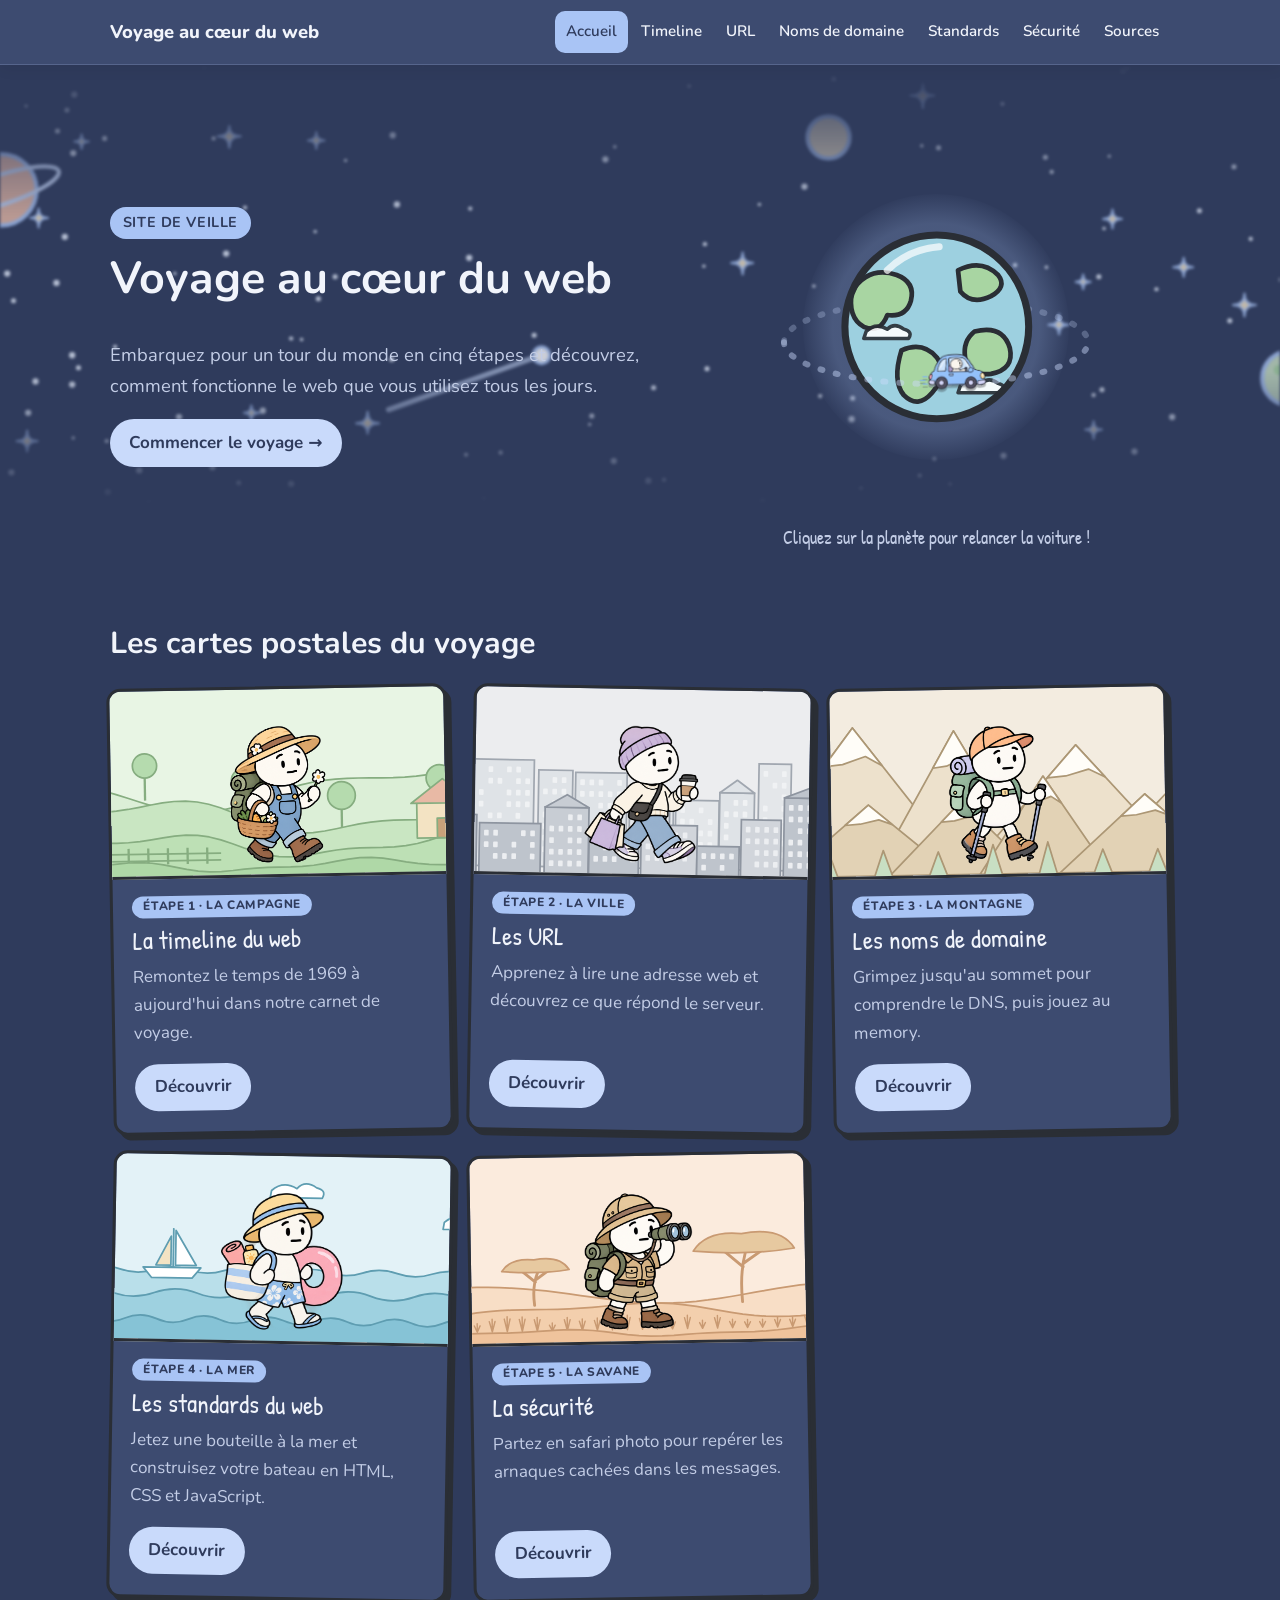
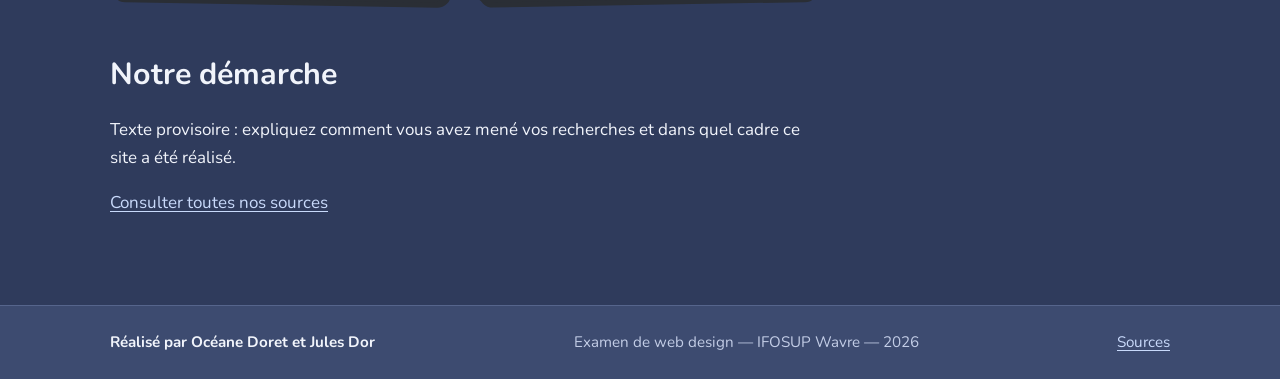
<file: index.html>
<!DOCTYPE html>
<html lang="fr">

<head>
    <meta charset="UTF-8">
    <meta name="viewport" content="width=device-width, initial-scale=1.0">

    <!-- TEXTE À REMPLACER : titre affiché dans l'onglet du navigateur -->
    <title>Accueil — Voyage au cœur du web</title>

    <!-- TEXTE À REMPLACER : courte description de la page (pour les moteurs de recherche) -->
    <meta name="description"
        content="Un site de veille qui explique les bases du web aux débutants : histoire, URL, noms de domaine, standards et sécurité.">

    <!-- Polices chargées depuis Google Fonts (site officiel) :
       Nunito pour le texte, Patrick Hand pour les titres « dessinés à la main » -->
    <link rel="preconnect" href="https://fonts.googleapis.com">
    <link rel="preconnect" href="https://fonts.gstatic.com" crossorigin>
    <link href="https://fonts.googleapis.com/css2?family=Nunito:wght@400;600;700;800&family=Patrick+Hand&display=swap"
        rel="stylesheet">

    <!-- Feuille de style commune -->
    <link rel="stylesheet" href="css/style.css">

    <!-- Script commun ("defer" = exécuté une fois la page chargée) -->
    <script src="js/main.js" defer></script>
</head>

<!-- La classe "theme-accueil" active les couleurs de l'espace (voir style.css, section 1) -->

<body class="theme-accueil">

    <!-- Lien pour aller directement au contenu (utile au clavier) -->
    <a class="lien-evitement" href="#contenu">Aller au contenu</a>

    <!-- ============================================================
       EN-TÊTE ET MENU (identique sur toutes les pages,
       seul le lien qui porte aria-current="page" change)
       ============================================================ -->
    <header class="entete">
        <div class="entete-contenu">
            <!-- TEXTE À REMPLACER : nom du site -->
            <a class="logo" href="index.html">Voyage au cœur du web</a>

            <button class="menu-bouton" type="button" aria-expanded="false" aria-controls="menu">
                <span class="menu-bouton-icone" aria-hidden="true">☰</span>
                Menu
            </button>

            <nav class="menu" id="menu" aria-label="Menu principal">
                <ul class="menu-liste">
                    <li><a href="index.html" aria-current="page">Accueil</a></li>
                    <li><a href="timeline.html">Timeline</a></li>
                    <li><a href="url.html">URL</a></li>
                    <li><a href="noms-de-domaine.html">Noms de domaine</a></li>
                    <li><a href="standards.html">Standards</a></li>
                    <li><a href="securite.html">Sécurité</a></li>
                    <li><a href="sources.html">Sources</a></li>
                </ul>
            </nav>
        </div>
    </header>

    <!-- ============================================================
       CONTENU PRINCIPAL
       ============================================================ -->
    <main id="contenu">
        <div class="conteneur">

            <!-- ---------- Introduction et planète ---------- -->
            <section class="intro intro-accueil">
                <div>
                    <span class="intro-surtitre">Site de veille</span>

                    <!-- TEXTE À REMPLACER : titre principal -->
                    <h1>Voyage au cœur du web</h1>

                    <!-- TEXTE À REMPLACER : accroche -->
                    <p class="intro-texte">
                        Embarquez pour un tour du monde en cinq étapes et découvrez,
                     comment fonctionne le web que vous utilisez tous les jours.
                    </p>
                    <p><a class="bouton" href="timeline.html">Commencer le voyage →</a></p>
                </div>

                <!-- ==========================================================
           LA PLANÈTE ET LA VOITURE QUI EN FAIT LE TOUR
           ----------------------------------------------------------
           L'anneau est dessiné en deux moitiés : celle de derrière
           (avant la planète dans le code) et celle de devant (après).
           La voiture roule sur l'anneau grâce à main.js
           (section « Voiture autour de la planète ») : elle fait deux
           tours puis s'arrête. Un clic sur la planète la relance
           (ou l'arrête si elle roule).
           ========================================================== -->
                <div class="planete-bloc">
                    <button class="planete-scene planete-anneau" type="button"
                        aria-label="Relancer la voiture autour de la planète">
                        <svg class="anneau anneau-arriere" viewBox="0 0 200 200" preserveAspectRatio="none">
                            <path d="M20 108 A80 22 0 0 1 180 108" />
                        </svg>
                        <svg class="planete planete-fixe" viewBox="0 0 200 200">
                            <defs>
                                <clipPath id="planete-disque">
                                    <circle cx="100" cy="100" r="78" />
                                </clipPath>
                            </defs>
                            <circle class="planete-mer" cx="100" cy="100" r="78" />
                            <g clip-path="url(#planete-disque)">
                                <g class="planete-continents-fixes">
                                    <path
                                        d="M28 70 q14 -22 38 -14 q16 6 12 22 q-4 14 -20 12 q-6 16 -20 10 q-14 -8 -10 -30 Z" />
                                    <path d="M70 120 q18 -8 30 6 q10 14 -4 30 q-12 14 -24 2 q-10 -12 -2 -38 Z" />
                                    <path d="M118 52 q20 -10 34 4 q8 10 -6 18 q-16 8 -26 -4 Z" />
                                    <path d="M132 104 q24 -6 30 14 q4 18 -16 22 q-20 2 -22 -14 q-2 -14 8 -22 Z" />
                                </g>
                                <path class="planete-nuage" d="M40 104 q8 -8 18 -2 q6 -6 14 0 q8 2 4 8 h-38 z" />
                                <path class="planete-nuage" d="M120 150 q8 -8 18 -2 q6 -6 14 0 q8 2 4 8 h-38 z" />
                                <path class="planete-reflet" d="M58 52 q18 -18 44 -20" />
                            </g>
                            <circle class="planete-contour" cx="100" cy="100" r="78" />
                        </svg>
                        <svg class="anneau anneau-avant" viewBox="0 0 200 200" preserveAspectRatio="none">
                            <path d="M20 108 A80 22 0 0 0 180 108" />
                        </svg>
                        <img class="anneau-voiture" src="images/timeline/voiture.png" alt="" width="360" height="189">
                    </button>
                    <!-- TEXTE À REMPLACER si besoin -->
                    <p class="planete-indice">Cliquez sur la planète pour relancer la voiture&nbsp;!</p>
                </div>
            </section>

            <!-- ---------- Les cinq étapes du voyage ---------- -->
            <section class="section" aria-labelledby="titre-sujets">
                <h2 id="titre-sujets">Les cartes postales du voyage</h2>

                <!--
          Les cartes postales du voyage : une par étape.
          Le paysage de chaque carte vient du décor de la page (style.css,
          bloc « PAGE ACCUEIL »). Le personnage est l'image <img class="carte-voyageur">.
        -->
                <ul class="cartes cartes-postales">
                    <li class="carte carte-postale" data-etape="timeline">
                        <div class="carte-paysage">
                            <img class="carte-voyageur" src="images/timeline/campagne.png" alt="">
                        </div>
                        <div class="carte-contenu">
                            <p class="carte-etape">Étape 1 · La campagne</p>
                            <h3>La timeline du web</h3>
                            <!-- TEXTE À REMPLACER si besoin -->
                            <p>Remontez le temps de 1969 à aujourd'hui dans notre carnet de voyage.</p>
                            <a class="bouton" href="timeline.html">Découvrir</a>
                        </div>
                    </li>

                    <li class="carte carte-postale" data-etape="url">
                        <div class="carte-paysage">
                            <img class="carte-voyageur" src="images/url/personnage.png" alt="">
                        </div>
                        <div class="carte-contenu">
                            <p class="carte-etape">Étape 2 · La ville</p>
                            <h3>Les URL</h3>
                            <!-- TEXTE À REMPLACER si besoin -->
                            <p>Apprenez à lire une adresse web et découvrez ce que répond le serveur.</p>
                            <a class="bouton" href="url.html">Découvrir</a>
                        </div>
                    </li>

                    <li class="carte carte-postale" data-etape="domaine">
                        <div class="carte-paysage">
                            <img class="carte-voyageur" src="images/noms-de-domaine/randonneur.png" alt="">
                        </div>
                        <div class="carte-contenu">
                            <p class="carte-etape">Étape 3 · La montagne</p>
                            <h3>Les noms de domaine</h3>
                            <!-- TEXTE À REMPLACER si besoin -->
                            <p>Grimpez jusqu'au sommet pour comprendre le DNS, puis jouez au memory.</p>
                            <a class="bouton" href="noms-de-domaine.html">Découvrir</a>
                        </div>
                    </li>

                    <li class="carte carte-postale" data-etape="standards">
                        <div class="carte-paysage">
                            <img class="carte-voyageur" src="images/standards/plage.png" alt="">
                        </div>
                        <div class="carte-contenu">
                            <p class="carte-etape">Étape 4 · La mer</p>
                            <h3>Les standards du web</h3>
                            <!-- TEXTE À REMPLACER si besoin -->
                            <p>Jetez une bouteille à la mer et construisez votre bateau en HTML, CSS et JavaScript.</p>
                            <a class="bouton" href="standards.html">Découvrir</a>
                        </div>
                    </li>

                    <li class="carte carte-postale" data-etape="securite">
                        <div class="carte-paysage">
                            <img class="carte-voyageur" src="images/securite/explorateur.png" alt="">
                        </div>
                        <div class="carte-contenu">
                            <p class="carte-etape">Étape 5 · La savane</p>
                            <h3>La sécurité</h3>
                            <!-- TEXTE À REMPLACER si besoin -->
                            <p>Partez en safari photo pour repérer les arnaques cachées dans les messages.</p>
                            <a class="bouton" href="securite.html">Découvrir</a>
                        </div>
                    </li>
                </ul>
            </section>

            <!-- ---------- Démarche ---------- -->
            <section class="section texte" aria-labelledby="titre-demarche">
                <!-- TEXTE À REMPLACER -->
                <h2 id="titre-demarche">Notre démarche</h2>
                <p>
                    Texte provisoire : expliquez comment vous avez mené vos recherches
                    et dans quel cadre ce site a été réalisé.
                </p>
                <p>
                    <a href="sources.html">Consulter toutes nos sources</a>
                </p>
            </section>

        </div>
    </main>

    <!-- ============================================================
       PIED DE PAGE (identique sur toutes les pages)
       ============================================================ -->
    <footer class="pied">
        <div class="pied-contenu">
            <!-- TEXTE À REMPLACER : vos deux noms -->
            <p class="pied-auteurs">Réalisé par Océane Doret et Jules Dor</p>

            <!-- TEXTE À REMPLACER : I -->
            <p>Examen de web design — IFOSUP Wavre — <span class="annee"></span></p>

            <p><a href="sources.html">Sources</a></p>
        </div>
    </footer>

    <!-- Bouton « retour en haut » (apparaît quand on descend) -->
    <button class="retour-haut" type="button" aria-label="Retour en haut de la page">↑</button>

</body>

</html>
</file>
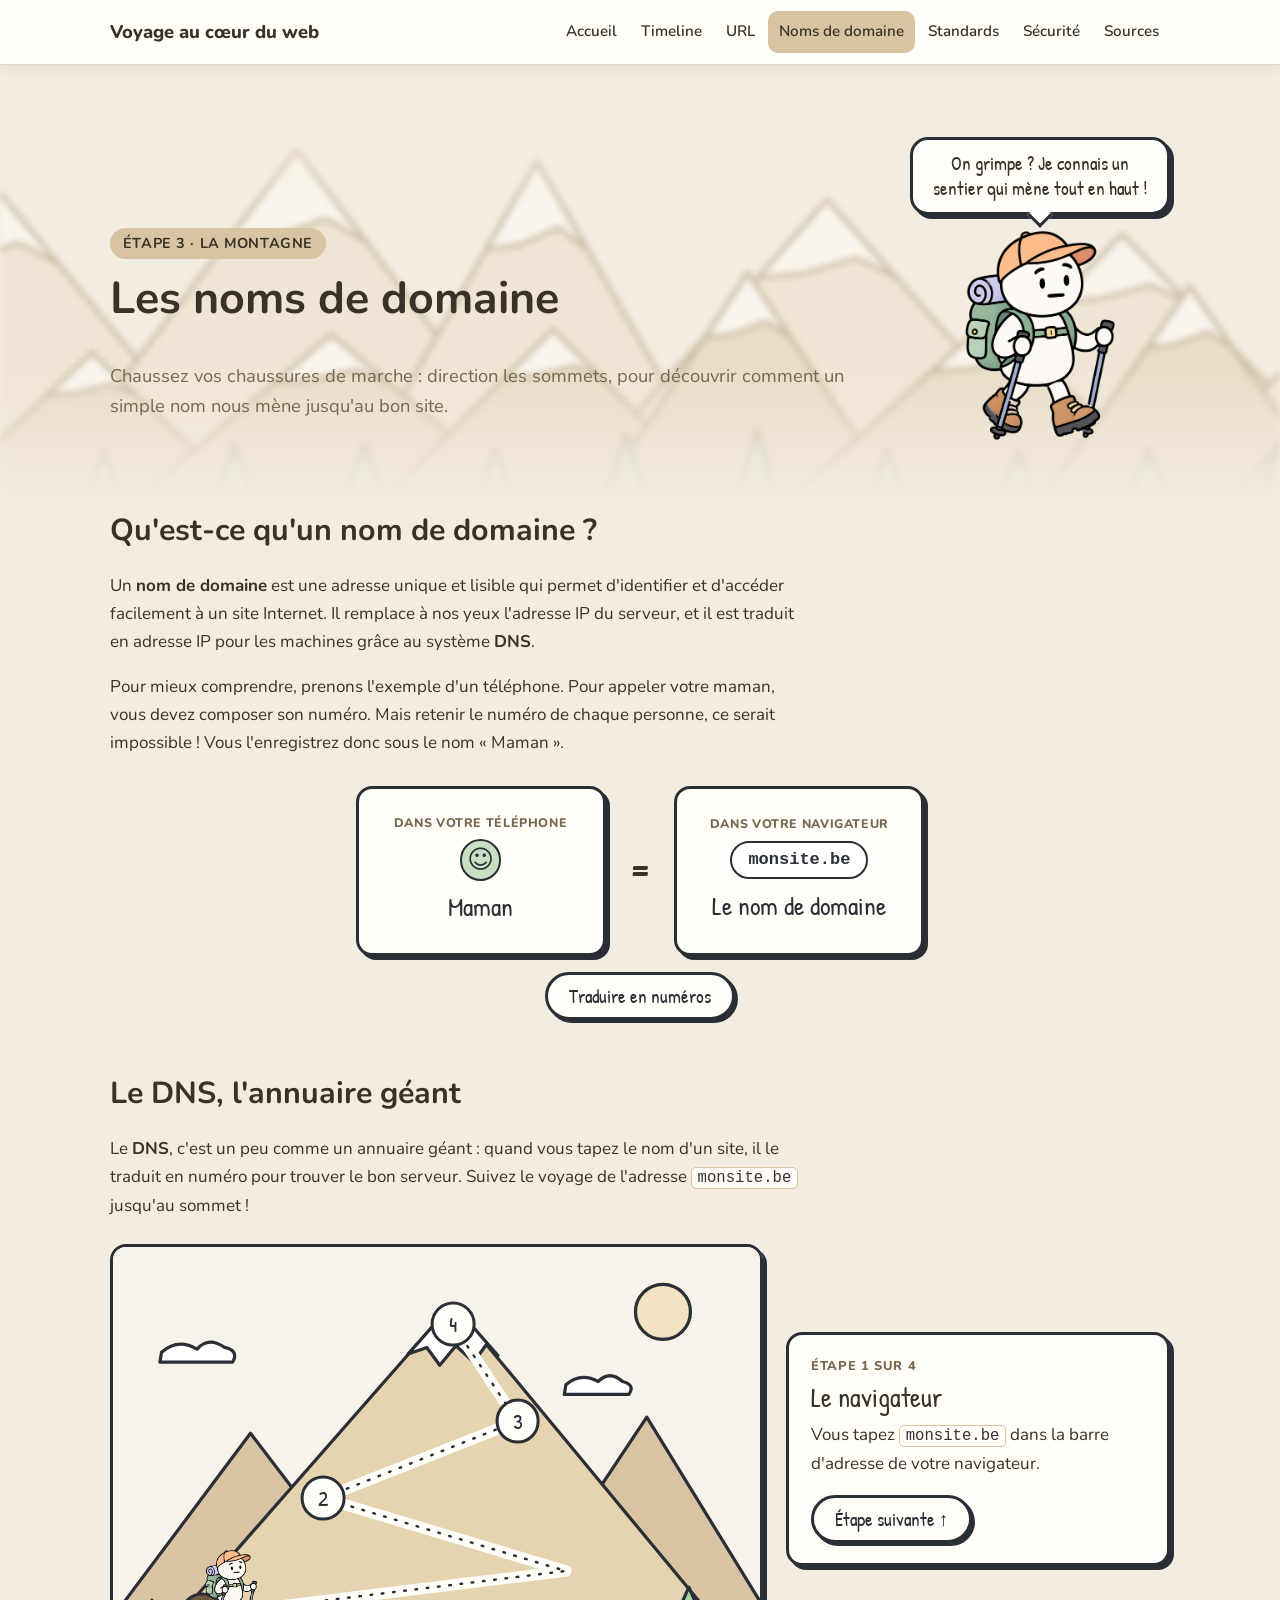
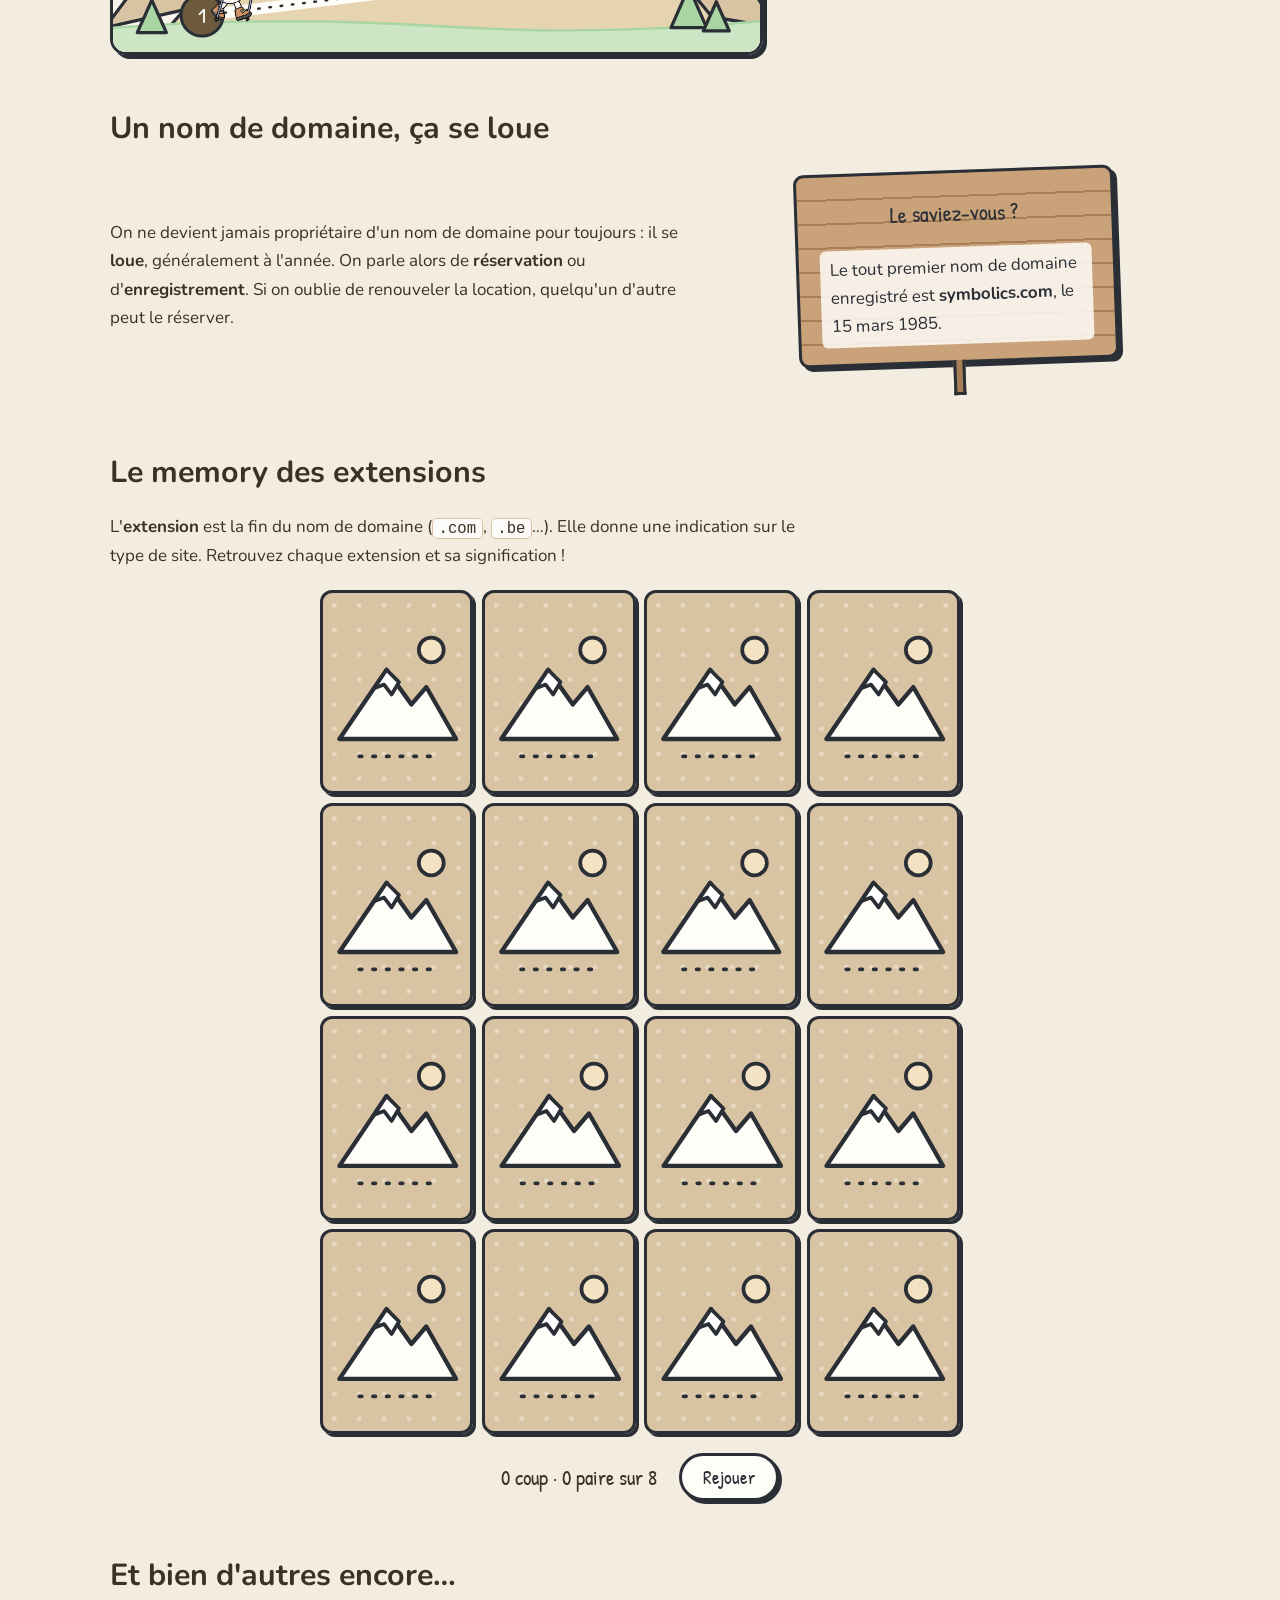
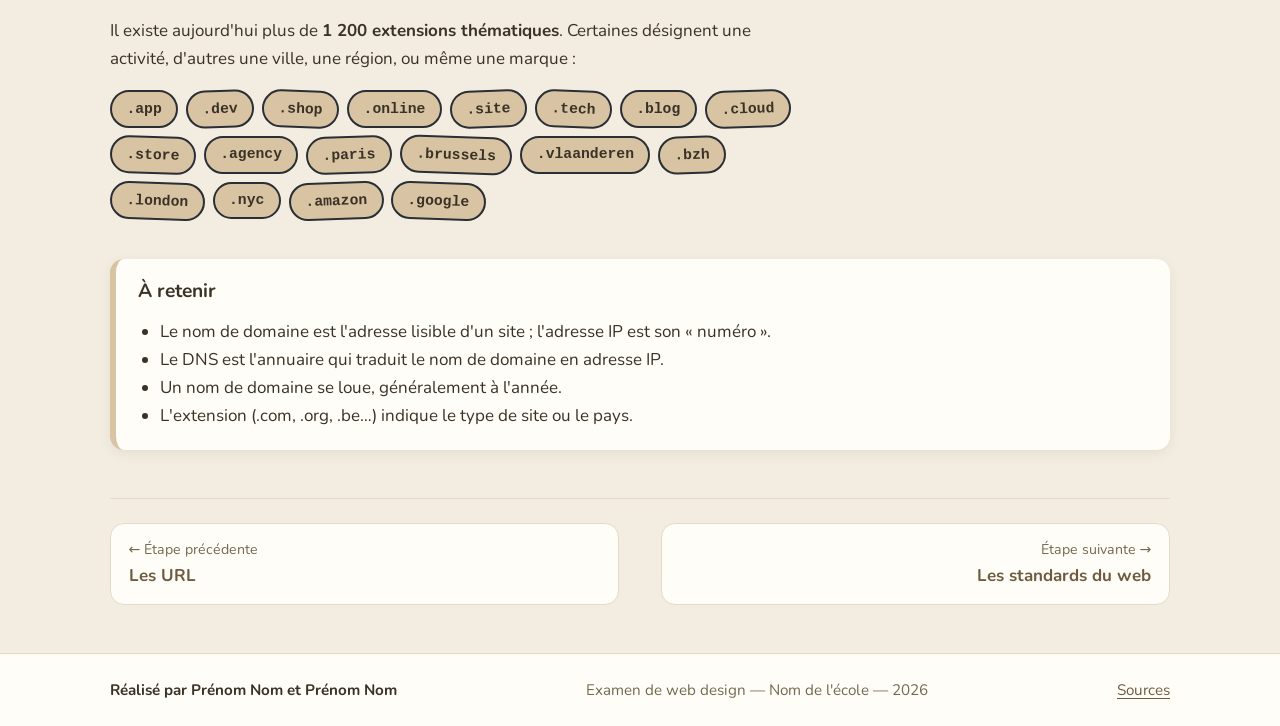
<file: noms-de-domaine.html>
<!DOCTYPE html>
<html lang="fr">

<head>
    <meta charset="UTF-8">
    <meta name="viewport" content="width=device-width, initial-scale=1.0">

    <!-- TEXTE À REMPLACER : titre affiché dans l'onglet du navigateur -->
    <title>Les noms de domaine — Voyage au cœur du web</title>

    <!-- TEXTE À REMPLACER : courte description de la page -->
    <meta name="description"
        content="Comprendre ce qu'est un nom de domaine, le rôle du DNS et les extensions, avec un memory pour s'entraîner.">

    <!-- Polices chargées depuis Google Fonts (site officiel) :
       Nunito pour le texte, Patrick Hand pour les titres « dessinés à la main » -->
    <link rel="preconnect" href="https://fonts.googleapis.com">
    <link rel="preconnect" href="https://fonts.gstatic.com" crossorigin>
    <link href="https://fonts.googleapis.com/css2?family=Nunito:wght@400;600;700;800&family=Patrick+Hand&display=swap"
        rel="stylesheet">

    <link rel="stylesheet" href="css/style.css">
    <script src="js/main.js" defer></script>
</head>

<!-- La classe "theme-domaine" active les couleurs de la montagne (voir style.css, section 1) -->

<body class="theme-domaine">

    <a class="lien-evitement" href="#contenu">Aller au contenu</a>

    <!-- ============================================================
       EN-TÊTE ET MENU
       ============================================================ -->
    <header class="entete">
        <div class="entete-contenu">
            <a class="logo" href="index.html">Voyage au cœur du web</a>

            <button class="menu-bouton" type="button" aria-expanded="false" aria-controls="menu">
                <span class="menu-bouton-icone" aria-hidden="true">☰</span>
                Menu
            </button>

            <nav class="menu" id="menu" aria-label="Menu principal">
                <ul class="menu-liste">
                    <li><a href="index.html">Accueil</a></li>
                    <li><a href="timeline.html">Timeline</a></li>
                    <li><a href="url.html">URL</a></li>
                    <li><a href="noms-de-domaine.html" aria-current="page">Noms de domaine</a></li>
                    <li><a href="standards.html">Standards</a></li>
                    <li><a href="securite.html">Sécurité</a></li>
                    <li><a href="sources.html">Sources</a></li>
                </ul>
            </nav>
        </div>
    </header>

    <!-- ============================================================
       CONTENU PRINCIPAL
       ============================================================ -->
    <main id="contenu">
        <div class="conteneur">

            <!-- ==========================================================
           INTRODUCTION + PERSONNAGE
           ========================================================== -->
            <section class="intro intro-avec-guide">
                <div>
                    <span class="intro-surtitre">Étape 3 · La montagne</span>
                    <h1>Les noms de domaine</h1>

                    <!-- TEXTE À REMPLACER : accroche -->
                    <p class="intro-texte">
                        Chaussez vos chaussures de marche&nbsp;: direction les sommets, pour
                        découvrir comment un simple nom nous mène jusqu'au bon site.
                    </p>
                </div>

                <figure class="guide">
                    <!-- TEXTE À REMPLACER : ce que dit le personnage -->
                    <p class="bulle">On grimpe&nbsp;? Je connais un sentier qui mène tout en haut&nbsp;!</p>
                    <img src="images/noms-de-domaine/randonneur.png" alt="" width="360" height="501">
                </figure>
            </section>


            <!-- ==========================================================
           1. QU'EST-CE QU'UN NOM DE DOMAINE ?
           ========================================================== -->
            <section class="section" aria-labelledby="titre-definition">
                <h2 id="titre-definition">Qu'est-ce qu'un nom de domaine&nbsp;?</h2>

                <div class="texte">
                    <!-- TEXTE À REMPLACER -->
                    <p>
                        Un <strong>nom de domaine</strong> est une adresse unique et lisible qui permet
                        d'identifier et d'accéder facilement à un site Internet. Il remplace à nos yeux
                        l'adresse IP du serveur, et il est traduit en adresse IP pour les machines grâce
                        au système <strong>DNS</strong>.
                    </p>
                    <p>
                        Pour mieux comprendre, prenons l'exemple d'un téléphone. Pour appeler votre maman,
                        vous devez composer son numéro. Mais retenir le numéro de chaque personne, ce serait
                        impossible&nbsp;! Vous l'enregistrez donc sous le nom «&nbsp;Maman&nbsp;».
                    </p>
                </div>

                <!--
          LES DEUX CARTES À RETOURNER
          Face avant : ce que l'on retient. Face arrière : ce que la machine utilise.
          Un clic sur une carte (ou sur le bouton) la retourne.
          Le numéro de téléphone est fictif ; 192.0.2.14 est une adresse IP
          réservée aux exemples.
        -->
                <div class="traduction">
                    <button class="traduction-carte" type="button" aria-pressed="false">
                        <span class="traduction-face traduction-avant">
                            <span class="traduction-etiquette">Dans votre téléphone</span>
                            <span class="traduction-icone" aria-hidden="true">☺</span>
                            <strong>Maman</strong>
                        </span>
                        <span class="traduction-face traduction-arriere">
                            <span class="traduction-etiquette">Ce que le téléphone compose</span>
                            <strong class="traduction-numero">0400 00 00 00</strong>
                        </span>
                    </button>

                    <span class="traduction-egal" aria-hidden="true">=</span>

                    <button class="traduction-carte" type="button" aria-pressed="false">
                        <span class="traduction-face traduction-avant">
                            <span class="traduction-etiquette">Dans votre navigateur</span>
                            <span class="traduction-barre">monsite.be</span>
                            <strong>Le nom de domaine</strong>
                        </span>
                        <span class="traduction-face traduction-arriere">
                            <span class="traduction-etiquette">Ce que l'ordinateur utilise</span>
                            <strong class="traduction-numero">192.0.2.14</strong>
                            <span>L'adresse IP</span>
                        </span>
                    </button>
                </div>

                <p class="traduction-commande">
                    <button class="bouton-dessin traduction-bouton" type="button">Traduire en numéros</button>
                </p>
            </section>


            <!-- ==========================================================
           2. LE DNS : LE VOYAGE D'UNE ADRESSE
           ----------------------------------------------------------
           Les 4 stations sont des boutons placés sur l'image de la
           montagne (positions en % dans l'attribut style).
           Les textes de chaque étape sont dans les blocs
           <article class="dns-fiche"> juste en dessous.
           ========================================================== -->
            <section class="section" aria-labelledby="titre-dns">
                <h2 id="titre-dns">Le DNS, l'annuaire géant</h2>
                <!-- TEXTE À REMPLACER -->
                <p class="texte">
                    Le <strong>DNS</strong>, c'est un peu comme un annuaire géant&nbsp;: quand vous tapez
                    le nom d'un site, il le traduit en numéro pour trouver le bon serveur.
                    Suivez le voyage de l'adresse <code>monsite.be</code> jusqu'au sommet&nbsp;!
                </p>

                <div class="dns-voyage">
                    <div class="dns-montagne">
                        <img class="dns-decor" src="images/noms-de-domaine/montagne.svg" alt="bonhomme qui monte une montagne en 4 étapes" width="800"
                            height="500">
                        <span class="dns-drapeau" aria-hidden="true"></span>
                        <img class="dns-randonneur" src="images/noms-de-domaine/randonneur.png" alt="" width="360"
                            height="501">
                        <button class="dns-station" type="button" style="left: 13.75%; top: 91%;" data-etape="0"
                            aria-label="Étape 1 : Le navigateur">1</button>
                        <button class="dns-station" type="button" style="left: 32.5%; top: 62%;" data-etape="1"
                            aria-label="Étape 2 : Le refuge DNS">2</button>
                        <button class="dns-station" type="button" style="left: 62.5%; top: 43%;" data-etape="2"
                            aria-label="Étape 3 : L'adresse IP">3</button>
                        <button class="dns-station" type="button" style="left: 52.5%; top: 19%;" data-etape="3"
                            aria-label="Étape 4 : Le sommet">4</button>
                    </div>

                    <div class="dns-panneau" aria-live="polite">
                        <article class="dns-fiche" data-etape="0">
                            <p class="dns-fiche-numero">Étape 1 sur 4</p>
                            <h3>Le navigateur</h3>
                            <!-- TEXTE À REMPLACER -->
                            <p>Vous tapez <code>monsite.be</code> dans la barre d'adresse de votre navigateur.</p>
                        </article>
                        <article class="dns-fiche" data-etape="1" hidden>
                            <p class="dns-fiche-numero">Étape 2 sur 4</p>
                            <h3>Le refuge DNS</h3>
                            <!-- TEXTE À REMPLACER -->
                            <p>Le navigateur demande à l'annuaire DNS&nbsp;: «&nbsp;Quel est le numéro de
                                <code>monsite.be</code>&nbsp;?&nbsp;»</p>
                        </article>
                        <article class="dns-fiche" data-etape="2" hidden>
                            <p class="dns-fiche-numero">Étape 3 sur 4</p>
                            <h3>L'adresse IP</h3>
                            <!-- TEXTE À REMPLACER -->
                            <p>Le DNS trouve la réponse et la renvoie&nbsp;: c'est l'adresse IP du serveur,
                                <code>192.0.2.14</code>.</p>
                        </article>
                        <article class="dns-fiche" data-etape="3" hidden>
                            <p class="dns-fiche-numero">Étape 4 sur 4</p>
                            <h3>Le sommet</h3>
                            <!-- TEXTE À REMPLACER -->
                            <p>Le navigateur contacte ce serveur, qui lui envoie la page&nbsp;: elle s'affiche à
                                l'écran&nbsp;!</p>
                        </article>
                        <p class="dns-commandes">
                            <button class="bouton-dessin dns-suivant" type="button">Étape suivante ↑</button>
                        </p>
                    </div>
                </div>
            </section>


            <!-- ==========================================================
           3. UN NOM DE DOMAINE SE LOUE
           ========================================================== -->
            <section class="section" aria-labelledby="titre-location">
                <h2 id="titre-location">Un nom de domaine, ça se loue</h2>
                <div class="location">
                    <div class="texte">
                        <!-- TEXTE À REMPLACER -->
                        <p>
                            On ne devient jamais propriétaire d'un nom de domaine pour toujours&nbsp;:
                            il se <strong>loue</strong>, généralement à l'année. On parle alors de
                            <strong>réservation</strong> ou d'<strong>enregistrement</strong>.
                            Si on oublie de renouveler la location, quelqu'un d'autre peut le réserver.
                        </p>
                    </div>

                    <!-- Panneau en bois pour l'anecdote -->
                    <aside class="panneau-bois" aria-label="Anecdote">
                        <p class="panneau-bois-titre">Le saviez-vous&nbsp;?</p>
                        <!-- TEXTE À REMPLACER -->
                        <p>Le tout premier nom de domaine enregistré est <strong>symbolics.com</strong>, le
                            15&nbsp;mars&nbsp;1985.</p>
                    </aside>
                </div>
            </section>


            <!-- ==========================================================
           4. LE MEMORY DES EXTENSIONS
           ----------------------------------------------------------
           Chaque paire = deux cartes avec le même data-paire.
           Les deux cartes d'une paire ont la même couleur (style.css,
           bloc « PAGE NOMS DE DOMAINE », variables --paire-…).
           Les cartes sont mélangées automatiquement (main.js).
           Pour ajouter une paire : copiez deux <button class="memo-carte">
           et donnez-leur le même data-paire.
           ========================================================== -->
            <section class="section" aria-labelledby="titre-memory">
                <h2 id="titre-memory">Le memory des extensions</h2>
                <div class="texte">
                    <!-- TEXTE À REMPLACER -->
                    <p>
                        L'<strong>extension</strong> est la fin du nom de domaine (<code>.com</code>,
                        <code>.be</code>…). Elle donne une indication sur le type de site. Retrouvez
                        chaque extension et sa signification&nbsp;!
                    </p>
                </div>

                <div class="memo-grille">
                    <button class="memo-carte" type="button" data-paire="com" aria-label="Carte cachée">
                        <span class="memo-dos" aria-hidden="true"></span>
                        <span class="memo-face memo-extension">.com</span>
                    </button>
                    <button class="memo-carte" type="button" data-paire="com" aria-label="Carte cachée">
                        <span class="memo-dos" aria-hidden="true"></span>
                        <span class="memo-face memo-sens">Commercial<small>le plus courant</small></span>
                    </button>
                    <button class="memo-carte" type="button" data-paire="net" aria-label="Carte cachée">
                        <span class="memo-dos" aria-hidden="true"></span>
                        <span class="memo-face memo-extension">.net</span>
                    </button>
                    <button class="memo-carte" type="button" data-paire="net" aria-label="Carte cachée">
                        <span class="memo-dos" aria-hidden="true"></span>
                        <span class="memo-face memo-sens">Réseaux, technique</span>
                    </button>
                    <button class="memo-carte" type="button" data-paire="org" aria-label="Carte cachée">
                        <span class="memo-dos" aria-hidden="true"></span>
                        <span class="memo-face memo-extension">.org</span>
                    </button>
                    <button class="memo-carte" type="button" data-paire="org" aria-label="Carte cachée">
                        <span class="memo-dos" aria-hidden="true"></span>
                        <span class="memo-face memo-sens">Organisations, associations</span>
                    </button>
                    <button class="memo-carte" type="button" data-paire="info" aria-label="Carte cachée">
                        <span class="memo-dos" aria-hidden="true"></span>
                        <span class="memo-face memo-extension">.info</span>
                    </button>
                    <button class="memo-carte" type="button" data-paire="info" aria-label="Carte cachée">
                        <span class="memo-dos" aria-hidden="true"></span>
                        <span class="memo-face memo-sens">Information</span>
                    </button>
                    <button class="memo-carte" type="button" data-paire="biz" aria-label="Carte cachée">
                        <span class="memo-dos" aria-hidden="true"></span>
                        <span class="memo-face memo-extension">.biz</span>
                    </button>
                    <button class="memo-carte" type="button" data-paire="biz" aria-label="Carte cachée">
                        <span class="memo-dos" aria-hidden="true"></span>
                        <span class="memo-face memo-sens">Business</span>
                    </button>
                    <button class="memo-carte" type="button" data-paire="name" aria-label="Carte cachée">
                        <span class="memo-dos" aria-hidden="true"></span>
                        <span class="memo-face memo-extension">.name</span>
                    </button>
                    <button class="memo-carte" type="button" data-paire="name" aria-label="Carte cachée">
                        <span class="memo-dos" aria-hidden="true"></span>
                        <span class="memo-face memo-sens">Noms de personnes</span>
                    </button>
                    <button class="memo-carte" type="button" data-paire="pro" aria-label="Carte cachée">
                        <span class="memo-dos" aria-hidden="true"></span>
                        <span class="memo-face memo-extension">.pro</span>
                    </button>
                    <button class="memo-carte" type="button" data-paire="pro" aria-label="Carte cachée">
                        <span class="memo-dos" aria-hidden="true"></span>
                        <span class="memo-face memo-sens">Professions réglementées</span>
                    </button>
                    <button class="memo-carte" type="button" data-paire="be" aria-label="Carte cachée">
                        <span class="memo-dos" aria-hidden="true"></span>
                        <span class="memo-face memo-extension">.be</span>
                    </button>
                    <button class="memo-carte" type="button" data-paire="be" aria-label="Carte cachée">
                        <span class="memo-dos" aria-hidden="true"></span>
                        <span class="memo-face memo-sens">Belgique<small>une extension par pays</small></span>
                    </button>
                </div>

                <div class="memo-score">
                    <p class="memo-compteur" aria-live="polite">0 coup · 0 paire sur 8</p>
                    <button class="bouton-dessin memo-rejouer" type="button">Rejouer</button>
                </div>
                <p class="memo-bravo" aria-live="polite" hidden>Bravo, vous avez atteint le sommet des extensions&nbsp;!
                </p>
            </section>


            <!-- ==========================================================
           5. ENCORE PLUS D'EXTENSIONS
           ========================================================== -->
            <section class="section texte" aria-labelledby="titre-thematiques">
                <h2 id="titre-thematiques">Et bien d'autres encore…</h2>
                <!-- TEXTE À REMPLACER -->
                <p>
                    Il existe aujourd'hui plus de <strong>1&nbsp;200 extensions thématiques</strong>.
                    Certaines désignent une activité, d'autres une ville, une région, ou même une marque&nbsp;:
                </p>
                <!-- Ajoutez ou retirez des <li> librement -->
                <ul class="etiquettes etiquettes-dessin" aria-label="Exemples d'extensions thématiques">
                    <li>.app</li>
                    <li>.dev</li>
                    <li>.shop</li>
                    <li>.online</li>
                    <li>.site</li>
                    <li>.tech</li>
                    <li>.blog</li>
                    <li>.cloud</li>
                    <li>.store</li>
                    <li>.agency</li>
                    <li>.paris</li>
                    <li>.brussels</li>
                    <li>.vlaanderen</li>
                    <li>.bzh</li>
                    <li>.london</li>
                    <li>.nyc</li>
                    <li>.amazon</li>
                    <li>.google</li>
                </ul>
            </section>


            <!-- ---------- À retenir ---------- -->
            <aside class="a-retenir" aria-labelledby="titre-retenir">
                <h2 id="titre-retenir">À retenir</h2>
                <!-- TEXTE À REMPLACER -->
                <ul>
                    <li>Le nom de domaine est l'adresse lisible d'un site ; l'adresse IP est son « numéro ».</li>
                    <li>Le DNS est l'annuaire qui traduit le nom de domaine en adresse IP.</li>
                    <li>Un nom de domaine se loue, généralement à l'année.</li>
                    <li>L'extension (.com, .org, .be…) indique le type de site ou le pays.</li>
                </ul>
            </aside>

            <!-- ---------- Navigation entre les sujets ---------- -->
            <nav class="nav-sujets" aria-label="Navigation entre les sujets">
                <a class="precedent" href="url.html">
                    <small>← Étape précédente</small>
                    <strong>Les URL</strong>
                </a>
                <a class="suivant" href="standards.html">
                    <small>Étape suivante →</small>
                    <strong>Les standards du web</strong>
                </a>
            </nav>

        </div>
    </main>

    <!-- ============================================================
       PIED DE PAGE
       ============================================================ -->
    <footer class="pied">
        <div class="pied-contenu">
            <!-- TEXTE À REMPLACER : vos deux noms -->
            <p class="pied-auteurs">Réalisé par Prénom Nom et Prénom Nom</p>

            <!-- TEXTE À REMPLACER : votre école et votre cours -->
            <p>Examen de web design — Nom de l'école — <span class="annee"></span></p>

            <p><a href="sources.html">Sources</a></p>
        </div>
    </footer>

    <button class="retour-haut" type="button" aria-label="Retour en haut de la page">↑</button>

</body>

</html>
</file>
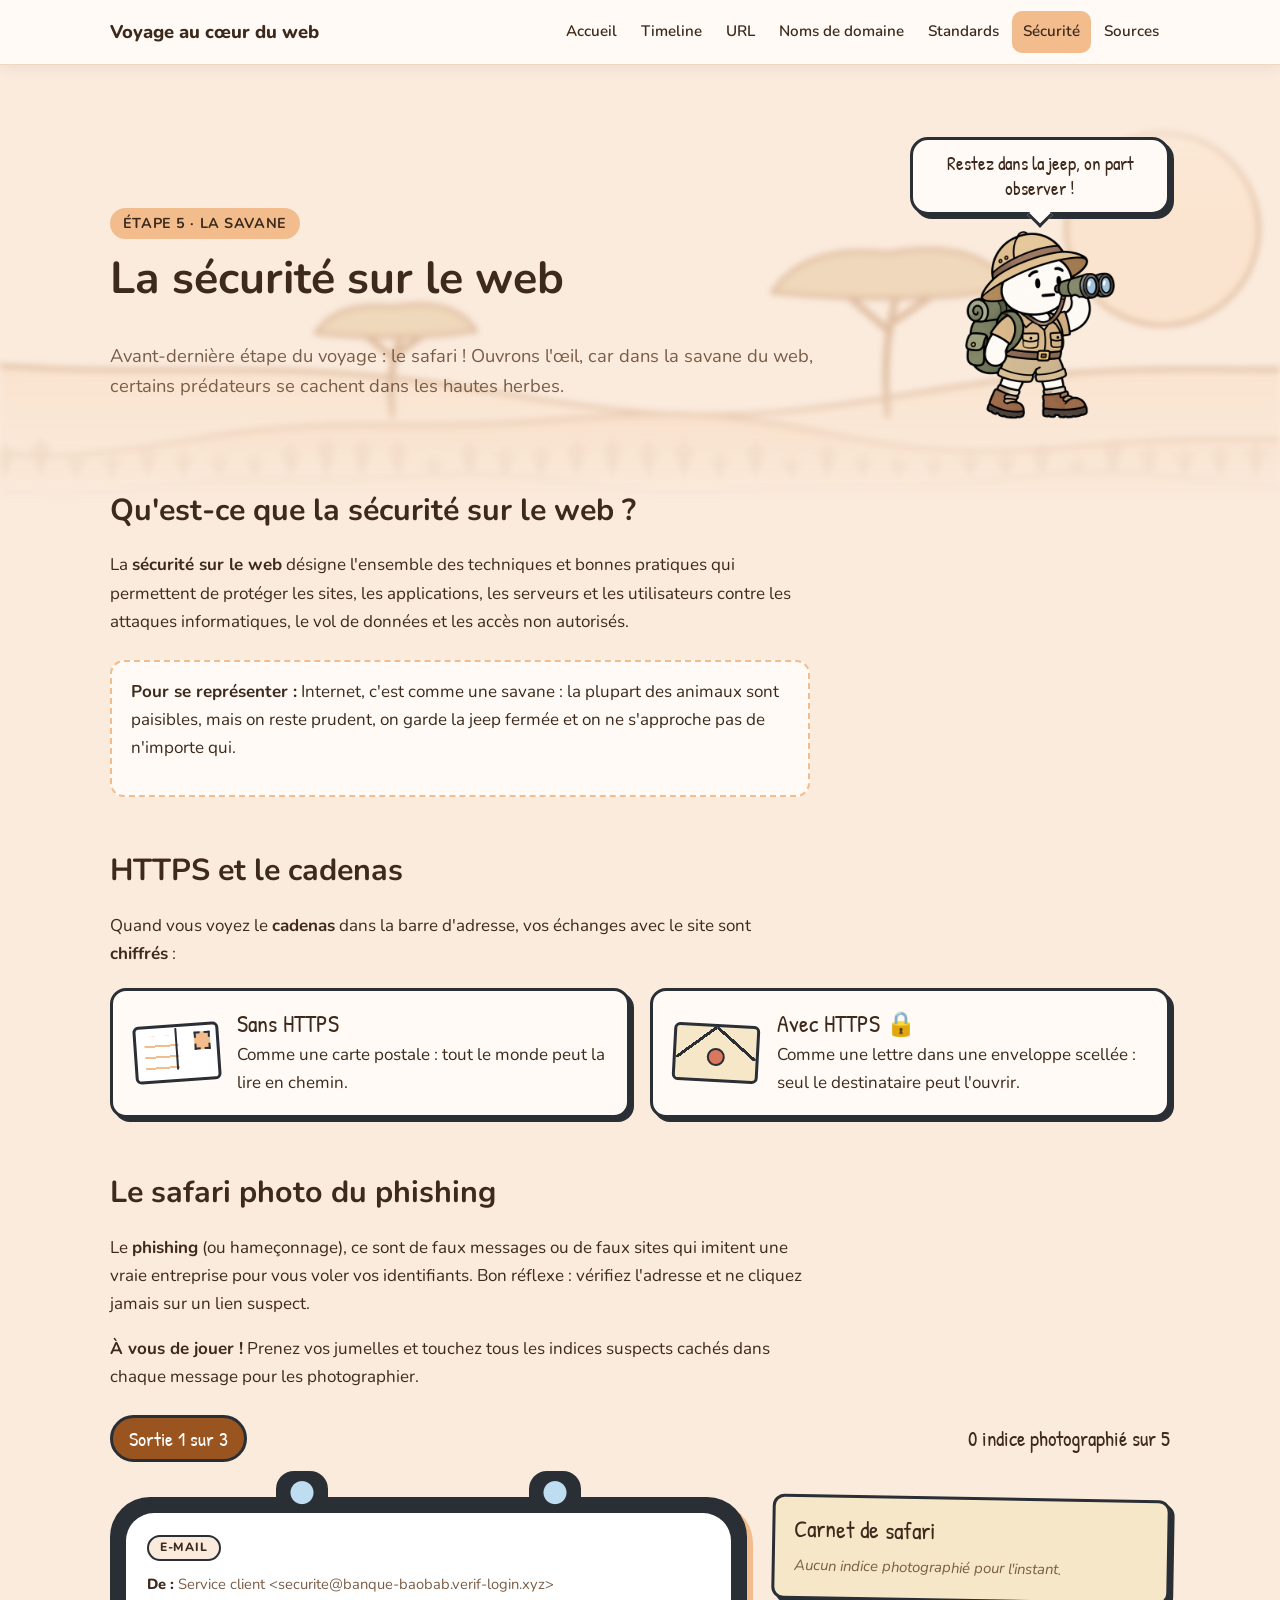
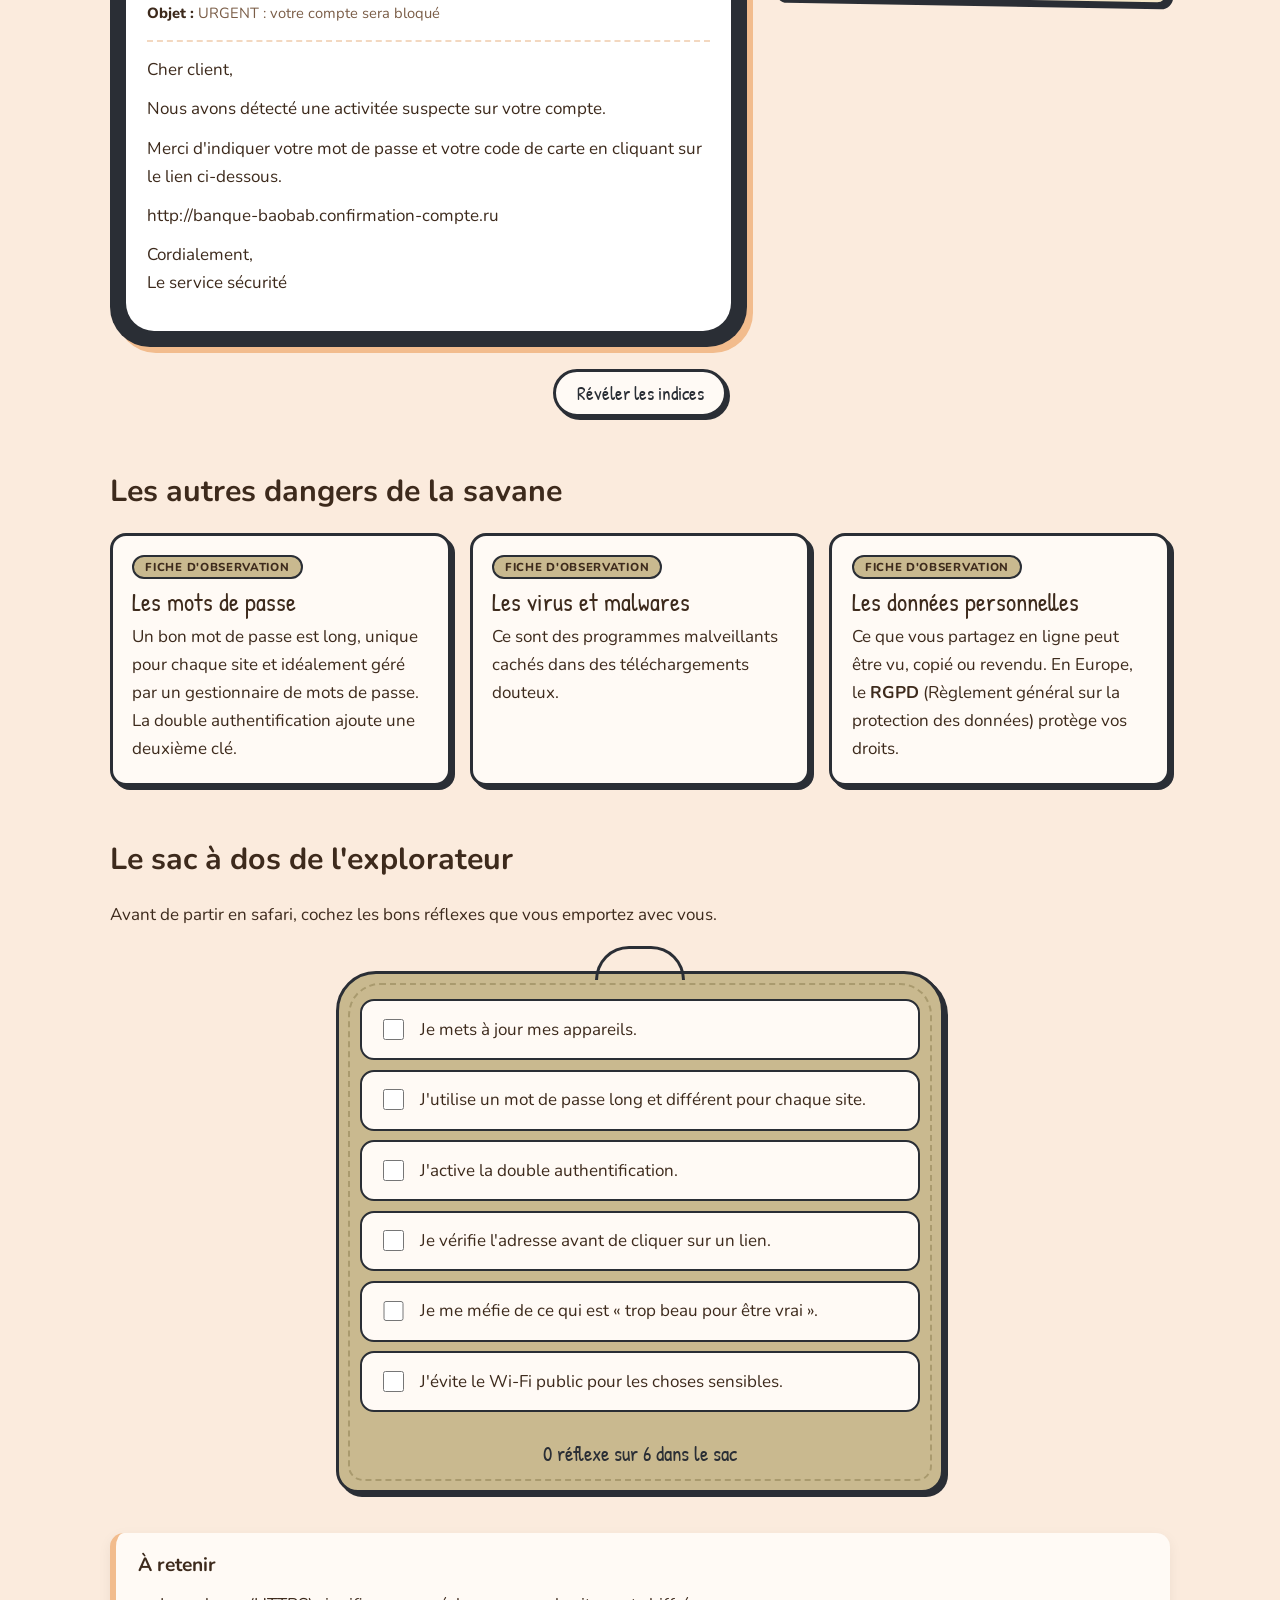
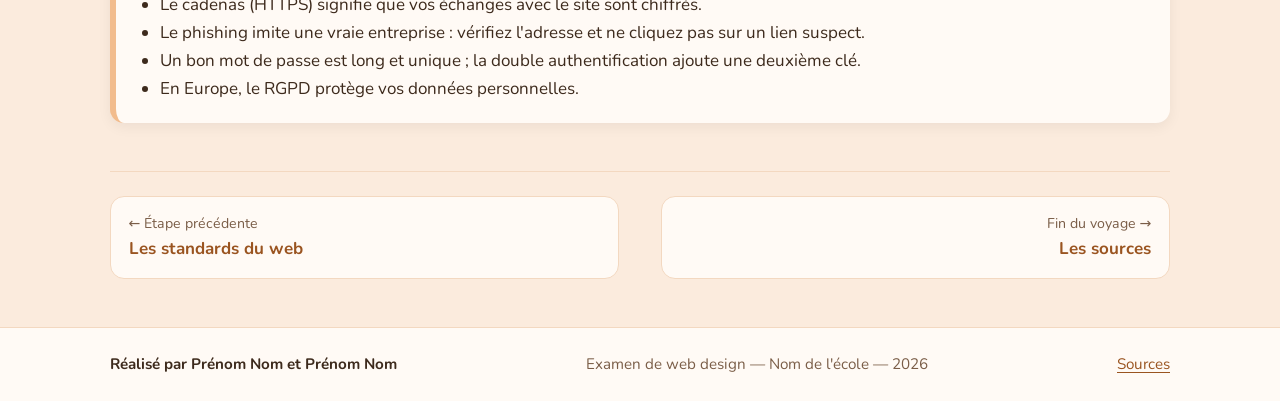
<file: securite.html>
<!DOCTYPE html>
<html lang="fr">

<head>
    <meta charset="UTF-8">
    <meta name="viewport" content="width=device-width, initial-scale=1.0">

    <!-- TEXTE À REMPLACER : titre affiché dans l'onglet du navigateur -->
    <title>La sécurité — Voyage au cœur du web</title>

    <!-- TEXTE À REMPLACER : courte description de la page -->
    <meta name="description"
        content="Les bases de la sécurité sur le web : HTTPS, mots de passe, phishing, virus, données personnelles et bons réflexes.">

    <!-- Polices chargées depuis Google Fonts (site officiel) :
       Nunito pour le texte, Patrick Hand pour les titres « dessinés à la main » -->
    <link rel="preconnect" href="https://fonts.googleapis.com">
    <link rel="preconnect" href="https://fonts.gstatic.com" crossorigin>
    <link href="https://fonts.googleapis.com/css2?family=Nunito:wght@400;600;700;800&family=Patrick+Hand&display=swap"
        rel="stylesheet">

    <link rel="stylesheet" href="css/style.css">
    <script src="js/main.js" defer></script>
</head>

<!-- La classe "theme-securite" active les couleurs de la savane (voir style.css, section 1) -->

<body class="theme-securite">

    <a class="lien-evitement" href="#contenu">Aller au contenu</a>

    <!-- ============================================================
       EN-TÊTE ET MENU
       ============================================================ -->
    <header class="entete">
        <div class="entete-contenu">
            <a class="logo" href="index.html">Voyage au cœur du web</a>

            <button class="menu-bouton" type="button" aria-expanded="false" aria-controls="menu">
                <span class="menu-bouton-icone" aria-hidden="true">☰</span>
                Menu
            </button>

            <nav class="menu" id="menu" aria-label="Menu principal">
                <ul class="menu-liste">
                    <li><a href="index.html">Accueil</a></li>
                    <li><a href="timeline.html">Timeline</a></li>
                    <li><a href="url.html">URL</a></li>
                    <li><a href="noms-de-domaine.html">Noms de domaine</a></li>
                    <li><a href="standards.html">Standards</a></li>
                    <li><a href="securite.html" aria-current="page">Sécurité</a></li>
                    <li><a href="sources.html">Sources</a></li>
                </ul>
            </nav>
        </div>
    </header>

    <!-- ============================================================
       CONTENU PRINCIPAL
       ============================================================ -->
    <main id="contenu">
        <div class="conteneur">

            <!-- ==========================================================
           INTRODUCTION + PERSONNAGE
           ========================================================== -->
            <section class="intro intro-avec-guide">
                <div>
                    <span class="intro-surtitre">Étape 5 · La savane</span>
                    <h1>La sécurité sur le web</h1>

                    <!-- TEXTE À REMPLACER : accroche -->
                    <p class="intro-texte">
                        Avant-dernière étape du voyage&nbsp;: le safari&nbsp;! Ouvrons l'œil, car dans la savane
                        du web, certains prédateurs se cachent dans les hautes herbes.
                    </p>
                </div>

                <figure class="guide">
                    <!-- TEXTE À REMPLACER : ce que dit le personnage -->
                    <p class="bulle">Restez dans la jeep, on part observer&nbsp;!</p>
                    <img src="images/securite/explorateur.png" alt="" width="380" height="478">
                </figure>
            </section>


            <!-- ==========================================================
           1. QU'EST-CE QUE LA SÉCURITÉ SUR LE WEB ?
           ========================================================== -->
            <section class="section texte" aria-labelledby="titre-definition">
                <h2 id="titre-definition">Qu'est-ce que la sécurité sur le web&nbsp;?</h2>
                <!-- TEXTE À REMPLACER -->
                <p>
                    La <strong>sécurité sur le web</strong> désigne l'ensemble des techniques et bonnes pratiques
                    qui permettent de protéger les sites, les applications, les serveurs et les utilisateurs
                    contre les attaques informatiques, le vol de données et les accès non autorisés.
                </p>
                <div class="astuce">
                    <p>
                        <strong>Pour se représenter&nbsp;:</strong>
                        Internet, c'est comme une savane&nbsp;: la plupart des animaux sont paisibles, mais
                        on reste prudent, on garde la jeep fermée et on ne s'approche pas de n'importe qui.
                    </p>
                </div>
            </section>


            <!-- ==========================================================
           2. HTTPS ET LE CADENAS
           ========================================================== -->
            <section class="section" aria-labelledby="titre-https">
                <h2 id="titre-https">HTTPS et le cadenas</h2>
                <!-- TEXTE À REMPLACER -->
                <p class="texte">
                    Quand vous voyez le <strong>cadenas</strong> dans la barre d'adresse, vos échanges avec le site
                    sont <strong>chiffrés</strong>&nbsp;:
                </p>
                <div class="comparaison-courrier">
                    <article class="courrier">
                        <span class="dessin-carte-postale" aria-hidden="true"></span>
                        <h3>Sans HTTPS</h3>
                        <p>Comme une carte postale&nbsp;: tout le monde peut la lire en chemin.</p>
                    </article>
                    <article class="courrier courrier-sur">
                        <span class="dessin-lettre" aria-hidden="true"></span>
                        <h3>Avec HTTPS 🔒</h3>
                        <p>Comme une lettre dans une enveloppe scellée&nbsp;: seul le destinataire peut l'ouvrir.</p>
                    </article>
                </div>
            </section>


            <!-- ==========================================================
           3. LE SAFARI PHOTO DU PHISHING
           ----------------------------------------------------------
           Chaque « sortie » est un faux message (<article class="safari-message">).
           Les indices à trouver sont les <button class="indice"> :
           - data-titre       : le nom de l'indice (affiché dans le carnet)
           - data-explication : la courte explication
           Pour ajouter un indice : entourez un morceau de texte avec
           <button class="indice" type="button" data-titre="…" data-explication="…">…</button>
           Pour ajouter une sortie : copiez un <article class="safari-message">
           et changez son data-sortie (4, 5…).
           Les messages et les adresses sont inventés pour l'exemple.
           ========================================================== -->
            <section class="section" aria-labelledby="titre-phishing">
                <h2 id="titre-phishing">Le safari photo du phishing</h2>
                <div class="texte">
                    <!-- TEXTE À REMPLACER -->
                    <p>
                        Le <strong>phishing</strong> (ou hameçonnage), ce sont de faux messages ou de faux sites qui
                        imitent une vraie entreprise pour vous voler vos identifiants. Bon réflexe&nbsp;: vérifiez
                        l'adresse et ne cliquez jamais sur un lien suspect.
                    </p>
                    <p>
                        <strong>À vous de jouer&nbsp;!</strong> Prenez vos jumelles et touchez tous les indices
                        suspects cachés dans chaque message pour les photographier.
                    </p>
                </div>

                <div class="safari-jeu">
                    <div class="safari-tableau">
                        <p class="safari-sortie">Sortie 1 sur 3</p>
                        <p class="safari-compteur" aria-live="polite">0 indice photographié sur 5</p>
                    </div>

                    <div class="safari-zone">
                        <!-- La vue dans les jumelles -->
                        <div class="jumelles">
                            <span class="flash" aria-hidden="true"></span>
                            <p class="safari-rien" aria-live="polite" hidden>Rien de suspect ici… cherchez encore&nbsp;!
                            </p>
                            <!-- Sortie 1 : un faux e-mail de banque -->
                            <article class="safari-message" data-sortie="1">
                                <p class="message-type">E-mail</p>
                                <p class="message-entete"><span>De&nbsp;:</span> <button class="indice" type="button"
                                        data-titre="Adresse bizarre"
                                        data-explication="Une vraie banque n'écrit pas depuis une adresse aussi compliquée, avec une fin en .xyz.">Service
                                        client &lt;securite@banque-baobab.verif-login.xyz&gt;</button></p>
                                <p class="message-entete"><span>Objet&nbsp;:</span> <button class="indice" type="button"
                                        data-titre="Urgence artificielle"
                                        data-explication="On veut vous faire paniquer pour que vous agissiez sans réfléchir.">URGENT&nbsp;:
                                        votre compte sera bloqué</button></p>
                                <div class="message-corps">
                                    <p>Cher client,</p>
                                    <p>Nous avons détecté une <button class="indice" type="button"
                                            data-titre="Faute d'orthographe"
                                            data-explication="« Activitée » au lieu de « activité » : les fautes sont un signe fréquent d'arnaque.">activitée
                                            suspecte</button> sur votre compte.</p>
                                    <p><button class="indice" type="button" data-titre="Demande d'identifiants"
                                            data-explication="Une banque ne vous demande jamais votre mot de passe ou votre code par e-mail.">Merci
                                            d'indiquer votre mot de passe et votre code de carte</button> en cliquant
                                        sur le lien ci-dessous.</p>
                                    <p><button class="indice" type="button" data-titre="Lien douteux"
                                            data-explication="Ce lien ne mène pas au vrai site de la banque, et il n'est même pas en HTTPS.">http://banque-baobab.confirmation-compte.ru</button>
                                    </p>
                                    <p>Cordialement,<br>Le service sécurité</p>
                                </div>
                            </article>
                            <!-- Sortie 2 : un faux SMS de livraison -->
                            <article class="safari-message" data-sortie="2" hidden>
                                <p class="message-type">SMS</p>
                                <p class="message-entete"><span>De&nbsp;:</span> <button class="indice" type="button"
                                        data-titre="Numéro inconnu"
                                        data-explication="Un numéro étranger que vous ne connaissez pas : prudence.">+44
                                        7700 900123</button></p>
                                <div class="message-corps message-bulle">
                                    <p>Bonjour, <button class="indice" type="button" data-titre="Faute d'orthographe"
                                            data-explication="« Et » au lieu de « est » : une faute qui doit vous mettre la puce à l'oreille.">votre
                                            colis et bloqué</button> au centre de tri.</p>
                                    <p><button class="indice" type="button" data-titre="Petit paiement piège"
                                            data-explication="Le montant est petit pour vous rassurer, mais le but est de récupérer votre numéro de carte.">Payez
                                            1,99&nbsp;€ de frais</button> pour le récupérer&nbsp;:</p>
                                    <p><button class="indice" type="button" data-titre="Lien douteux"
                                            data-explication="Ce n'est pas l'adresse d'un vrai transporteur.">colis-suivi-livraison.top/paiement</button>
                                    </p>
                                    <p><button class="indice" type="button" data-titre="Urgence artificielle"
                                            data-explication="Encore une fois, on vous presse pour vous empêcher de réfléchir.">Dernier
                                            rappel avant retour à l'expéditeur&nbsp;!</button></p>
                                </div>
                            </article>
                            <!-- Sortie 3 : un faux message « vous avez gagné » -->
                            <article class="safari-message" data-sortie="3" hidden>
                                <p class="message-type">Message</p>
                                <p class="message-entete"><span>De&nbsp;:</span> <button class="indice" type="button"
                                        data-titre="Adresse bizarre"
                                        data-explication="Une adresse inconnue, avec une extension étrange.">cadeaux@super-gagnant.win</button>
                                </p>
                                <div class="message-corps">
                                    <p class="message-gros"><button class="indice" type="button"
                                            data-titre="Trop beau pour être vrai"
                                            data-explication="Personne ne gagne un cadeau sans avoir participé à rien.">Félicitations&nbsp;!!!
                                            Vous êtes notre 1&nbsp;000&nbsp;000<sup>e</sup> visiteur et vous gagnez un
                                            smartphone&nbsp;!</button></p>
                                    <p><button class="indice" type="button" data-titre="Urgence artificielle"
                                            data-explication="Le compte à rebours sert à vous faire cliquer vite.">Offre
                                            valable 10 minutes seulement&nbsp;!</button></p>
                                    <p><button class="indice" type="button" data-titre="Demande de données"
                                            data-explication="On essaie de récupérer vos informations bancaires.">Entrez
                                            votre numéro de carte bancaire pour les frais d'envoi.</button></p>
                                </div>
                            </article>
                        </div>

                        <!-- Le carnet de safari où s'ajoutent les indices trouvés -->
                        <aside class="carnet-safari" aria-labelledby="titre-carnet-safari">
                            <h3 id="titre-carnet-safari">Carnet de safari</h3>
                            <ol class="carnet-safari-liste" aria-live="polite"></ol>
                            <p class="carnet-safari-vide">Aucun indice photographié pour l'instant.</p>
                        </aside>
                    </div>

                    <div class="safari-fin" aria-live="polite" hidden>
                        <p class="safari-fin-texte"></p>
                    </div>

                    <p class="safari-commandes">
                        <button class="bouton-dessin safari-reveler" type="button">Révéler les indices</button>
                        <button class="bouton-dessin safari-suivant" type="button" hidden>Sortie suivante →</button>
                    </p>
                </div>
            </section>


            <!-- ==========================================================
           4. LES AUTRES DANGERS DE LA SAVANE
           ========================================================== -->
            <section class="section" aria-labelledby="titre-dangers">
                <h2 id="titre-dangers">Les autres dangers de la savane</h2>
                <div class="fiches-observation">
                    <article class="fiche-observation">
                        <p class="fiche-espece">Fiche d'observation</p>
                        <h3>Les mots de passe</h3>
                        <!-- TEXTE À REMPLACER -->
                        <p>Un bon mot de passe est long, unique pour chaque site et idéalement géré par un gestionnaire
                            de mots de passe. La double authentification ajoute une deuxième clé.</p>
                    </article>
                    <article class="fiche-observation">
                        <p class="fiche-espece">Fiche d'observation</p>
                        <h3>Les virus et malwares</h3>
                        <!-- TEXTE À REMPLACER -->
                        <p>Ce sont des programmes malveillants cachés dans des téléchargements douteux.</p>
                    </article>
                    <article class="fiche-observation">
                        <p class="fiche-espece">Fiche d'observation</p>
                        <h3>Les données personnelles</h3>
                        <!-- TEXTE À REMPLACER -->
                        <p>Ce que vous partagez en ligne peut être vu, copié ou revendu. En Europe, le
                            <strong>RGPD</strong> (Règlement général sur la protection des données) protège vos droits.
                        </p>
                    </article>
                </div>
            </section>


            <!-- ==========================================================
           5. LE SAC À DOS DE L'EXPLORATEUR (bons réflexes)
           ----------------------------------------------------------
           Pour ajouter un réflexe, copiez un bloc <li>…</li> complet.
           Le compteur se met à jour tout seul (main.js).
           ========================================================== -->
            <section class="section" aria-labelledby="titre-reflexes">
                <h2 id="titre-reflexes">Le sac à dos de l'explorateur</h2>
                <p class="texte">Avant de partir en safari, cochez les bons réflexes que vous emportez avec vous.</p>

                <div class="sac-a-dos">
                    <!-- TEXTE À REMPLACER -->
                    <ul class="checklist">
                        <li><label><input type="checkbox"><span>Je mets à jour mes appareils.</span></label></li>
                        <li><label><input type="checkbox"><span>J'utilise un mot de passe long et différent pour chaque
                                    site.</span></label></li>
                        <li><label><input type="checkbox"><span>J'active la double authentification.</span></label></li>
                        <li><label><input type="checkbox"><span>Je vérifie l'adresse avant de cliquer sur un
                                    lien.</span></label></li>
                        <li><label><input type="checkbox"><span>Je me méfie de ce qui est «&nbsp;trop beau pour être
                                    vrai&nbsp;».</span></label></li>
                        <li><label><input type="checkbox"><span>J'évite le Wi-Fi public pour les choses
                                    sensibles.</span></label></li>
                    </ul>
                    <p class="checklist-compteur" aria-live="polite"></p>
                </div>
            </section>


            <!-- ---------- À retenir ---------- -->
            <aside class="a-retenir" aria-labelledby="titre-retenir">
                <h2 id="titre-retenir">À retenir</h2>
                <!-- TEXTE À REMPLACER -->
                <ul>
                    <li>Le cadenas (HTTPS) signifie que vos échanges avec le site sont chiffrés.</li>
                    <li>Le phishing imite une vraie entreprise : vérifiez l'adresse et ne cliquez pas sur un lien
                        suspect.</li>
                    <li>Un bon mot de passe est long et unique ; la double authentification ajoute une deuxième clé.
                    </li>
                    <li>En Europe, le RGPD protège vos données personnelles.</li>
                </ul>
            </aside>

            <!-- ---------- Navigation entre les sujets ---------- -->
            <nav class="nav-sujets" aria-label="Navigation entre les sujets">
                <a class="precedent" href="standards.html">
                    <small>← Étape précédente</small>
                    <strong>Les standards du web</strong>
                </a>
                <a class="suivant" href="sources.html">
                    <small>Fin du voyage →</small>
                    <strong>Les sources</strong>
                </a>
            </nav>

        </div>
    </main>

    <!-- ============================================================
       PIED DE PAGE
       ============================================================ -->
    <footer class="pied">
        <div class="pied-contenu">
            <!-- TEXTE À REMPLACER : vos deux noms -->
            <p class="pied-auteurs">Réalisé par Prénom Nom et Prénom Nom</p>

            <!-- TEXTE À REMPLACER : votre école et votre cours -->
            <p>Examen de web design — Nom de l'école — <span class="annee"></span></p>

            <p><a href="sources.html">Sources</a></p>
        </div>
    </footer>

    <button class="retour-haut" type="button" aria-label="Retour en haut de la page">↑</button>

</body>

</html>
</file>
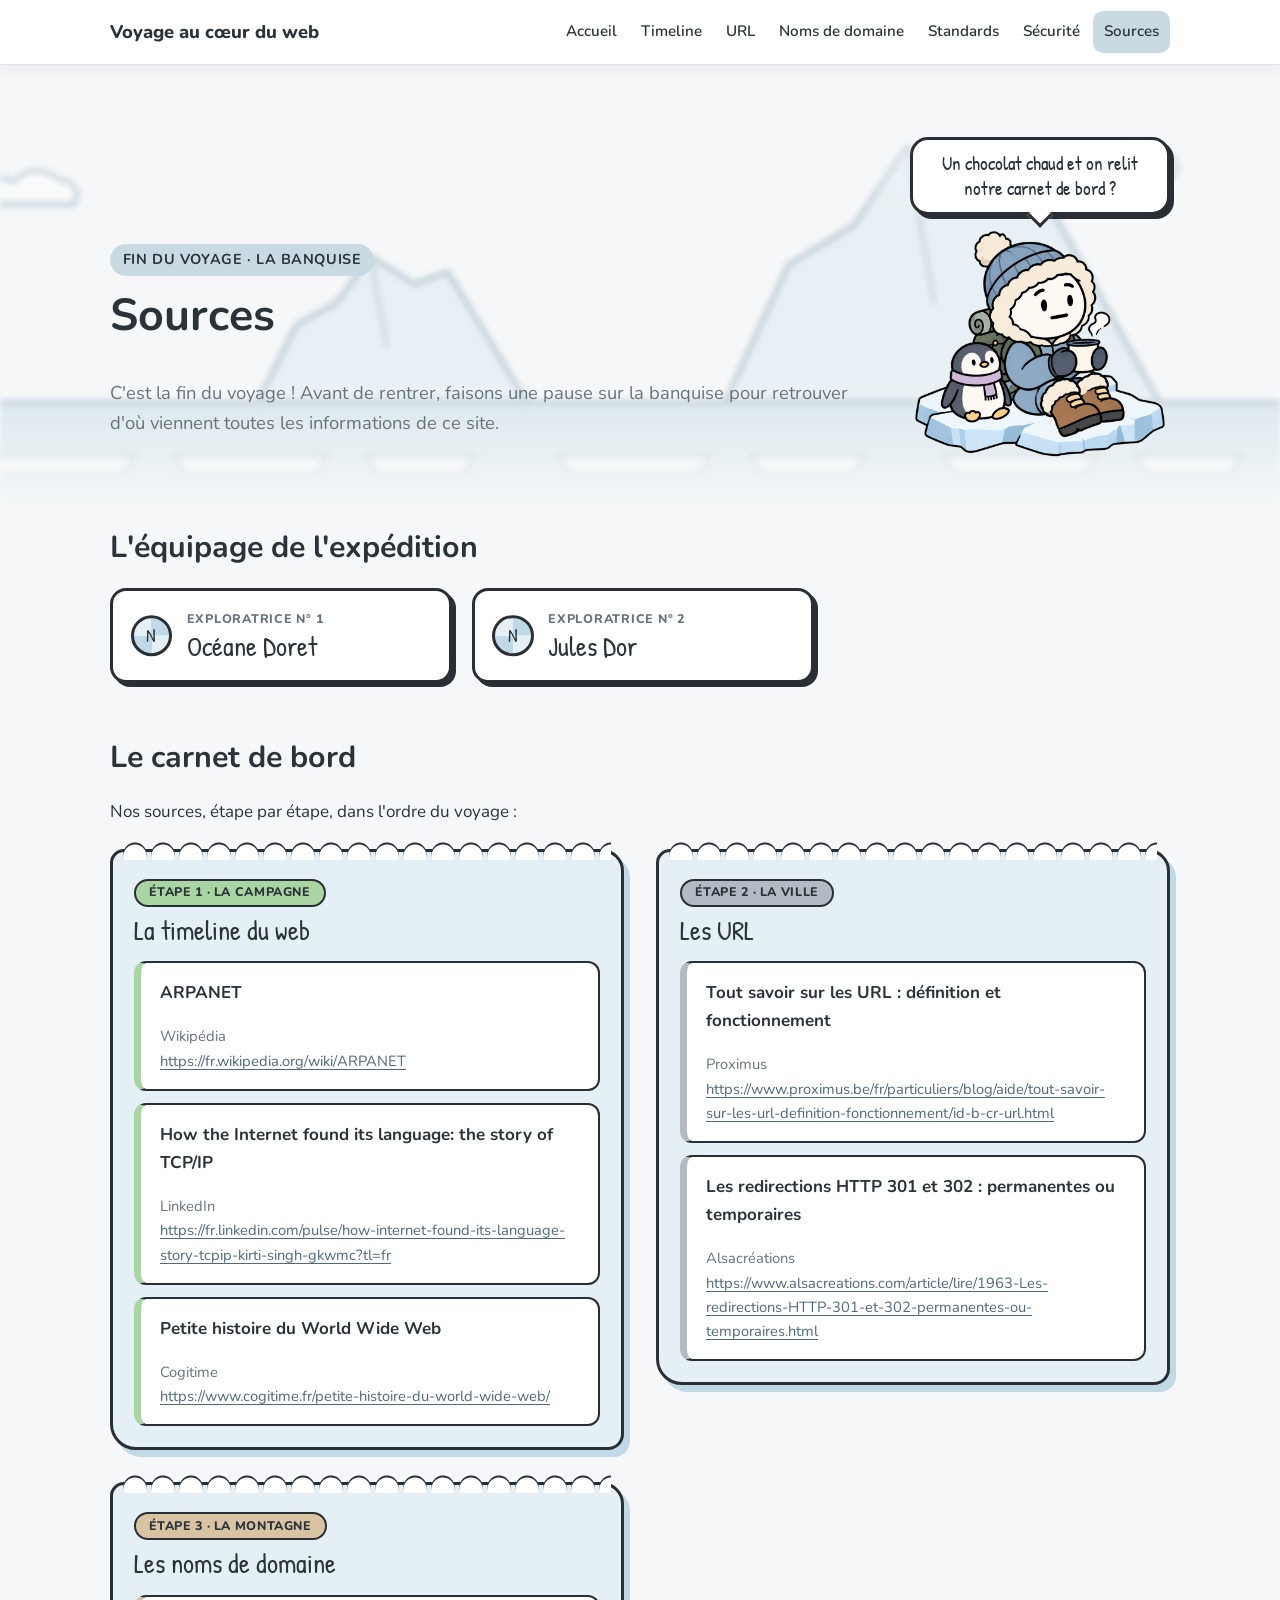
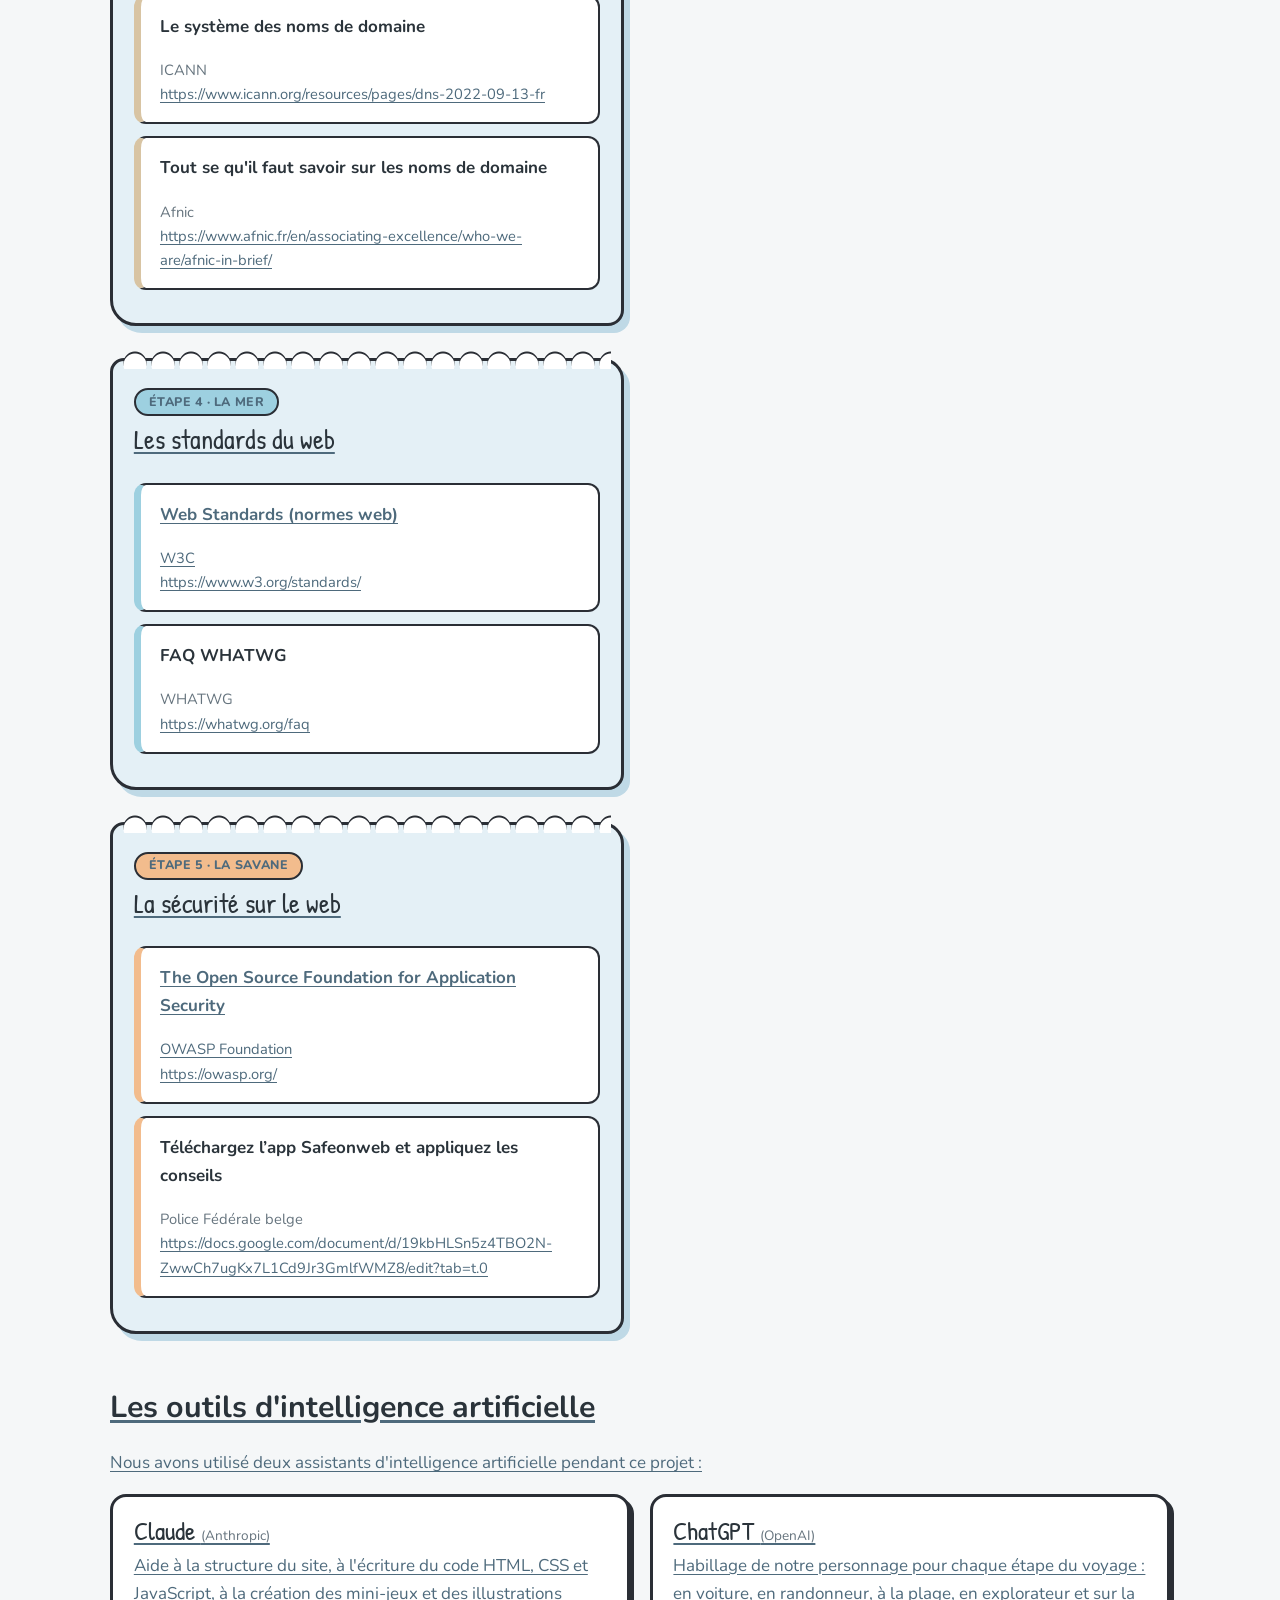
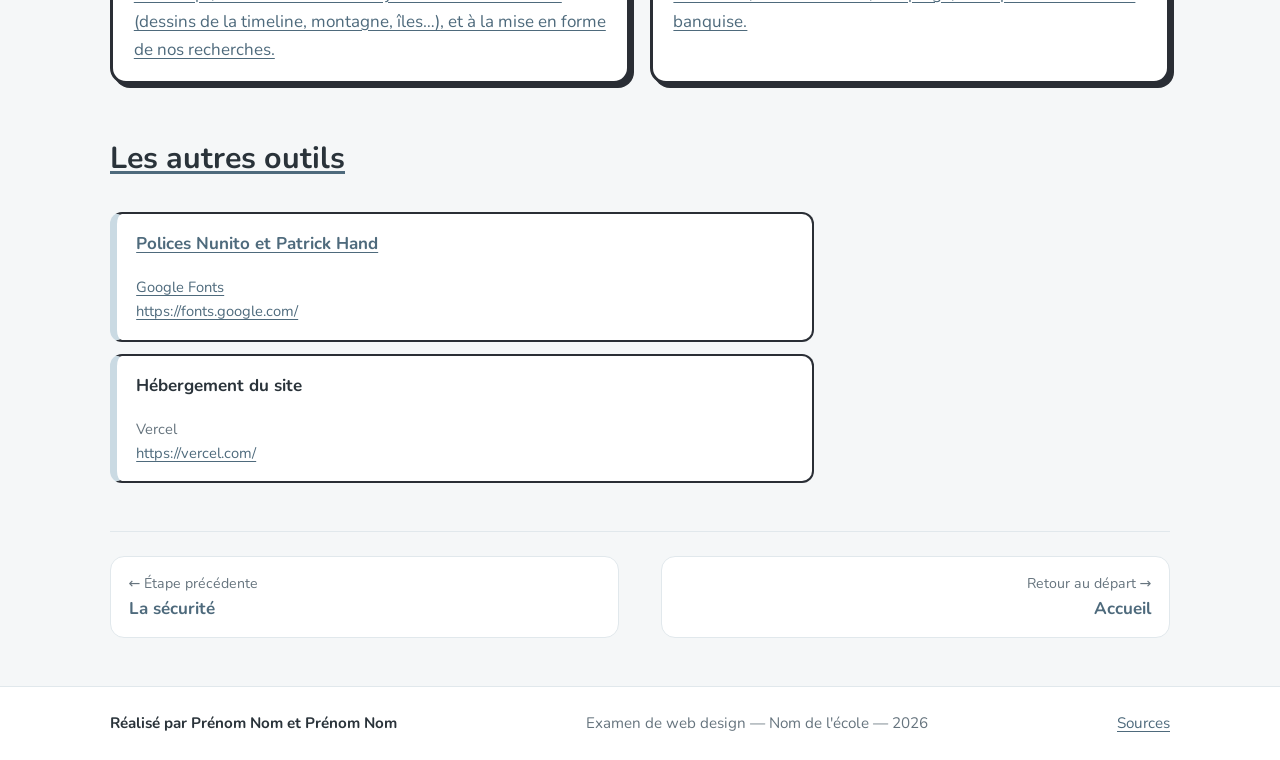
<file: sources.html>
<!DOCTYPE html>
<html lang="fr">

<head>
    <meta charset="UTF-8">
    <meta name="viewport" content="width=device-width, initial-scale=1.0">

    <!-- TEXTE À REMPLACER : titre affiché dans l'onglet du navigateur -->
    <title>Sources — Voyage au cœur du web</title>

    <!-- TEXTE À REMPLACER : courte description de la page -->
    <meta name="description"
        content="Les sources utilisées pour réaliser ce site de veille, classées par étape du voyage, et les outils utilisés.">

    <!-- Polices chargées depuis Google Fonts (site officiel) :
       Nunito pour le texte, Patrick Hand pour les titres « dessinés à la main » -->
    <link rel="preconnect" href="https://fonts.googleapis.com">
    <link rel="preconnect" href="https://fonts.gstatic.com" crossorigin>
    <link href="https://fonts.googleapis.com/css2?family=Nunito:wght@400;600;700;800&family=Patrick+Hand&display=swap"
        rel="stylesheet">

    <link rel="stylesheet" href="css/style.css">
    <script src="js/main.js" defer></script>
</head>

<!-- La classe "theme-sources" active les couleurs de la banquise (voir style.css, section 1) -->

<body class="theme-sources">

    <a class="lien-evitement" href="#contenu">Aller au contenu</a>

    <!-- ============================================================
       EN-TÊTE ET MENU
       ============================================================ -->
    <header class="entete">
        <div class="entete-contenu">
            <a class="logo" href="index.html">Voyage au cœur du web</a>

            <button class="menu-bouton" type="button" aria-expanded="false" aria-controls="menu">
                <span class="menu-bouton-icone" aria-hidden="true">☰</span>
                Menu
            </button>

            <nav class="menu" id="menu" aria-label="Menu principal">
                <ul class="menu-liste">
                    <li><a href="index.html">Accueil</a></li>
                    <li><a href="timeline.html">Timeline</a></li>
                    <li><a href="url.html">URL</a></li>
                    <li><a href="noms-de-domaine.html">Noms de domaine</a></li>
                    <li><a href="standards.html">Standards</a></li>
                    <li><a href="securite.html">Sécurité</a></li>
                    <li><a href="sources.html" aria-current="page">Sources</a></li>
                </ul>
            </nav>
        </div>
    </header>

    <!-- ============================================================
       CONTENU PRINCIPAL
       ============================================================ -->
    <main id="contenu">
        <div class="conteneur">

            <!-- ==========================================================
           INTRODUCTION + PERSONNAGE
           Les flocons sont de simples <span> animés en CSS.
           ========================================================== -->
            <section class="intro intro-avec-guide intro-banquise">
                <div class="flocons" aria-hidden="true">
                    <span></span><span></span><span></span><span></span><span></span><span></span><span></span><span></span>
                </div>
                <div>
                    <span class="intro-surtitre">Fin du voyage · La banquise</span>
                    <h1>Sources</h1>

                    <!-- TEXTE À REMPLACER : accroche -->
                    <p class="intro-texte">
                        C'est la fin du voyage ! Avant de rentrer, faisons une pause sur la banquise
                        pour retrouver d'où viennent toutes les informations de ce site.
                    </p>
                </div>

                <figure class="guide guide-large">
                    <!-- TEXTE À REMPLACER : ce que dit le personnage -->
                    <p class="bulle">Un chocolat chaud et on relit notre carnet de bord&nbsp;?</p>
                    <img src="images/sources/banquise.png" alt="" width="420" height="379">
                </figure>
            </section>


            <!-- ==========================================================
           L'ÉQUIPAGE (vos deux noms)
           ========================================================== -->
            <section class="section" aria-labelledby="titre-equipage">
                <h2 id="titre-equipage">L'équipage de l'expédition</h2>
                <div class="equipage">
                    <!-- TEXTE À REMPLACER : votre prénom et votre nom -->
                    <article class="badge-explorateur">
                        <p class="badge-role">Exploratrice n°&nbsp;1</p>
                        <p class="badge-nom">Océane Doret</p>
                    </article>
                    <!-- TEXTE À REMPLACER : le prénom et le nom de votre coéquipière -->
                    <article class="badge-explorateur">
                        <p class="badge-role">Exploratrice n°&nbsp;2</p>
                        <p class="badge-nom">Jules Dor</p>
                    </article>
                </div>
            </section>


            <!-- ==========================================================
           LE CARNET DE BORD : LES SOURCES PAR ÉTAPE
           ----------------------------------------------------------
           Chaque étape est un « bloc de glace » (<section class="bloc-glace">).
           Pour ajouter une source, copiez ce modèle dans la bonne liste :

             <li class="source">
               <p class="source-titre">Titre de la page ou de l'article</p>
               <p class="source-details">
                 Site ou organisme<br>
                 <a href="https://adresse-complete" target="_blank" rel="noopener">https://adresse-complete</a>
               </p>
             </li>

           target="_blank" ouvre le lien dans un nouvel onglet ;
           rel="noopener" est une protection de sécurité à toujours garder avec.
           Les blocs « Source à ajouter » sont les emplacements libres :
           remplacez-les par vos sources.
           ========================================================== -->
            <section class="section" aria-labelledby="titre-carnet-bord">
                <h2 id="titre-carnet-bord">Le carnet de bord</h2>
                <p class="texte">Nos sources, étape par étape, dans l'ordre du voyage&nbsp;:</p>

                <div class="blocs-glace">
                    <!-- ---------- La timeline du web ---------- -->
                    <section class="bloc-glace" data-etape="timeline" aria-labelledby="titre-sources-timeline">
                        <p class="bloc-glace-etape">Étape 1 · La campagne</p>
                        <h3 id="titre-sources-timeline">La timeline du web</h3>
                        <ul class="sources-liste">
                            <li class="source">
                                <p class="source-titre">ARPANET</p>
                                <p class="source-details">
                                    Wikipédia<br>
                                    <a href="https://fr.wikipedia.org/wiki/ARPANET" target="_blank"
                                        rel="noopener">https://fr.wikipedia.org/wiki/ARPANET</a>
                                </p>
                            </li>
                            <li class="source">
                                <p class="source-titre">How the Internet found its language: the story of TCP/IP</p>
                                <p class="source-details">
                                    LinkedIn<br>
                                    <a href="https://fr.linkedin.com/pulse/how-internet-found-its-language-story-tcpip-kirti-singh-gkwmc?tl=fr"
                                        target="_blank"
                                        rel="noopener">https://fr.linkedin.com/pulse/how-internet-found-its-language-story-tcpip-kirti-singh-gkwmc?tl=fr</a>
                                </p>
                            </li>
                            <li class="source">
                                <p class="source-titre">Petite histoire du World Wide Web</p>
                                <p class="source-details">
                                    Cogitime<br>
                                    <a href="https://www.cogitime.fr/petite-histoire-du-world-wide-web/" target="_blank"
                                        rel="noopener">https://www.cogitime.fr/petite-histoire-du-world-wide-web/</a>
                                </p>
                            </li>
                        </ul>
                    </section>

                    <!-- ---------- Les URL ---------- -->
                    <section class="bloc-glace" data-etape="url" aria-labelledby="titre-sources-url">
                        <p class="bloc-glace-etape">Étape 2 · La ville</p>
                        <h3 id="titre-sources-url">Les URL</h3>
                        <ul class="sources-liste">
                            <li class="source">
                                <p class="source-titre">Tout savoir sur les URL : définition et fonctionnement</p>
                                <p class="source-details">
                                    Proximus<br>
                                    <a href="https://www.proximus.be/fr/particuliers/blog/aide/tout-savoir-sur-les-url-definition-fonctionnement/id-b-cr-url.html"
                                        target="_blank"
                                        rel="noopener">https://www.proximus.be/fr/particuliers/blog/aide/tout-savoir-sur-les-url-definition-fonctionnement/id-b-cr-url.html</a>
                                </p>
                            </li>
                            <li class="source">
                                <p class="source-titre">Les redirections HTTP 301 et 302 : permanentes ou temporaires
                                </p>
                                <p class="source-details">
                                    Alsacréations<br>
                                    <a href="https://www.alsacreations.com/article/lire/1963-Les-redirections-HTTP-301-et-302-permanentes-ou-temporaires.html"
                                        target="_blank"
                                        rel="noopener">https://www.alsacreations.com/article/lire/1963-Les-redirections-HTTP-301-et-302-permanentes-ou-temporaires.html</a>
                                </p>
                            </li>
                        </ul>
                    </section>

                    <!-- ---------- Les noms de domaine ---------- -->
                    <section class="bloc-glace" data-etape="domaine" aria-labelledby="titre-sources-domaine">
                        <p class="bloc-glace-etape">Étape 3 · La montagne</p>
                        <h3 id="titre-sources-domaine">Les noms de domaine</h3>
                        <ul class="sources-liste">
                            <li class="source">
                                <p class="source-titre">Le système des noms de domaine</p>
                                <p class="source-details">
                                    ICANN<br>
                                    <a href="https://www.icann.org/resources/pages/dns-2022-09-13-fr" target="_blank"
                                        rel="noopener">https://www.icann.org/resources/pages/dns-2022-09-13-fr</a>
                                </p>
                            </li>
                            <!-- EMPLACEMENT LIBRE : remplacez ce bloc par votre source
                 (copiez le modèle en haut de la liste des sources) -->
                            <li class="source">
                                <p class="source-titre">Tout se qu'il faut savoir sur les noms de domaine</p>
                                <p class="source-details">Afnic <br>
                                <a href="https://www.afnic.fr/en/associating-excellence/who-we-are/afnic-in-brief/" target="_blank"
                                    rel="noopener">https://www.afnic.fr/en/associating-excellence/who-we-are/afnic-in-brief/</p>
                            </li>
                        </ul>
                    </section>

                    <!-- ---------- Les standards du web ---------- -->
                    <section class="bloc-glace" data-etape="standards" aria-labelledby="titre-sources-standards">
                        <p class="bloc-glace-etape">Étape 4 · La mer</p>
                        <h3 id="titre-sources-standards">Les standards du web</h3>
                        <ul class="sources-liste">
                            <li class="source">
                                <p class="source-titre">Web Standards (normes web)</p>
                                <p class="source-details">
                                    W3C<br>
                                    <a href="https://www.w3.org/standards/" target="_blank"
                                        rel="noopener">https://www.w3.org/standards/</a>
                                </p>
                            </li>
                            <!-- EMPLACEMENT LIBRE : remplacez ce bloc par votre source
                 (copiez le modèle en haut de la liste des sources) -->
                            <li class="source">
                                <p class="source-titre">FAQ WHATWG</p>
                                <p class="source-details">WHATWG <br>
                                <a href="https://whatwg.org/faq" target="_blank" rel="noopener">https://whatwg.org/faq</p>
                            </li>
                        </ul>
                    </section>

                    <!-- ---------- La sécurité sur le web ---------- -->
                    <section class="bloc-glace" data-etape="securite" aria-labelledby="titre-sources-securite">
                        <p class="bloc-glace-etape">Étape 5 · La savane</p>
                        <h3 id="titre-sources-securite">La sécurité sur le web</h3>
                        <ul class="sources-liste">
                            <li class="source">
                                <p class="source-titre">The Open Source Foundation for Application Security</p>
                                <p class="source-details">
                                    OWASP Foundation<br>
                                    <a href="https://owasp.org/" target="_blank" rel="noopener">https://owasp.org/</a>
                                </p>
                            </li>
                            <!-- EMPLACEMENT LIBRE : remplacez ce bloc par votre source
                 (copiez le modèle en haut de la liste des sources) -->
                            <li class="source">
                                <p class="source-titre">Téléchargez l’app Safeonweb et appliquez les conseils</p>
                                <p class="source-details">Police Fédérale belge <br>
                                <a href="https://docs.google.com/document/d/19kbHLSn5z4TBO2N-ZwwCh7ugKx7L1Cd9Jr3GmlfWMZ8/edit?tab=t.0 " target="_blank" rel="noopener">https://docs.google.com/document/d/19kbHLSn5z4TBO2N-ZwwCh7ugKx7L1Cd9Jr3GmlfWMZ8/edit?tab=t.0 </p>
                            </li>
                        </ul>
                    </section>
                </div>
            </section>


            <!-- ==========================================================
           LES OUTILS D'INTELLIGENCE ARTIFICIELLE
           ========================================================== -->
            <section class="section" aria-labelledby="titre-ia">
                <h2 id="titre-ia">Les outils d'intelligence artificielle</h2>
                <p class="texte">Nous avons utilisé deux assistants d'intelligence artificielle pendant ce projet&nbsp;:
                </p>
                <div class="outils-ia">
                    <article class="outil-ia">
                        <h3>Claude <small>(Anthropic)</small></h3>
                        <!-- TEXTE À REMPLACER si besoin -->
                        <p>
                            Aide à la structure du site, à l'écriture du code HTML, CSS et JavaScript,
                            à la création des mini-jeux et des illustrations (dessins de la timeline,
                            montagne, îles…), et à la mise en forme de nos recherches.
                        </p>
                    </article>
                    <article class="outil-ia">
                        <h3>ChatGPT <small>(OpenAI)</small></h3>
                        <!-- TEXTE À REMPLACER si besoin -->
                        <p>
                            Habillage de notre personnage pour chaque étape du voyage&nbsp;: en voiture,
                            en randonneur, à la plage, en explorateur et sur la banquise.
                        </p>
                    </article>
                </div>
            </section>


            <!-- ==========================================================
           LES AUTRES OUTILS
           ========================================================== -->
            <section class="section" aria-labelledby="titre-outils">
                <h2 id="titre-outils">Les autres outils</h2>
                <ul class="sources-liste outils-liste">
                    <li class="source">
                        <p class="source-titre">Polices Nunito et Patrick Hand</p>
                        <p class="source-details">
                            Google Fonts<br>
                            <a href="https://fonts.google.com/" target="_blank"
                                rel="noopener">https://fonts.google.com/</a>
                        </p>
                    </li>
                    <li class="source">
                        <p class="source-titre">Hébergement du site</p>
                        <p class="source-details">
                            Vercel<br>
                            <a href="https://vercel.com/" target="_blank" rel="noopener">https://vercel.com/</a>
                        </p>
                    </li>
                </ul>
            </section>

            <!-- ---------- Navigation ---------- -->
            <nav class="nav-sujets" aria-label="Navigation entre les sujets">
                <a class="precedent" href="securite.html">
                    <small>← Étape précédente</small>
                    <strong>La sécurité</strong>
                </a>
                <a class="suivant" href="index.html">
                    <small>Retour au départ →</small>
                    <strong>Accueil</strong>
                </a>
            </nav>

        </div>
    </main>

    <!-- ============================================================
       PIED DE PAGE
       ============================================================ -->
    <footer class="pied">
        <div class="pied-contenu">
            <!-- TEXTE À REMPLACER : vos deux noms -->
            <p class="pied-auteurs">Réalisé par Prénom Nom et Prénom Nom</p>

            <!-- TEXTE À REMPLACER : votre école et votre cours -->
            <p>Examen de web design — Nom de l'école — <span class="annee"></span></p>

            <p><a href="sources.html">Sources</a></p>
        </div>
    </footer>

    <button class="retour-haut" type="button" aria-label="Retour en haut de la page">↑</button>

</body>

</html>
</file>
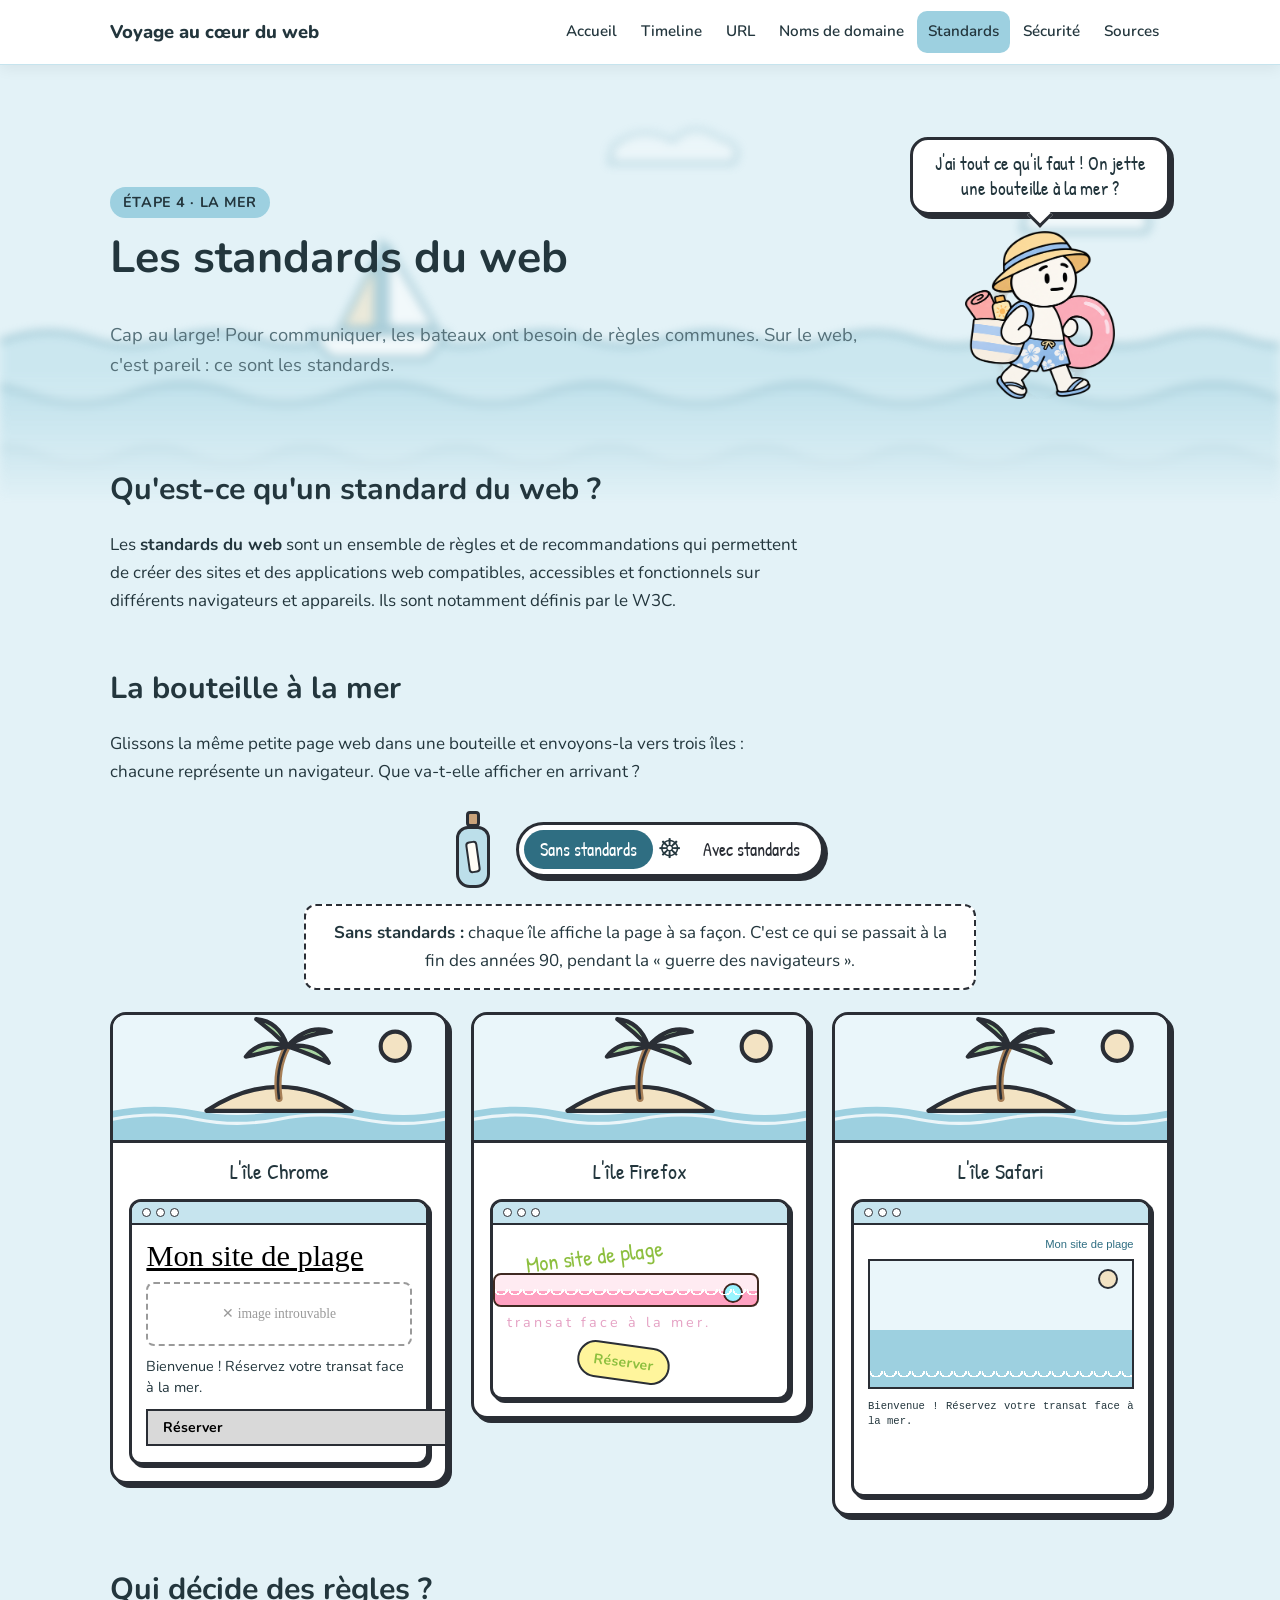
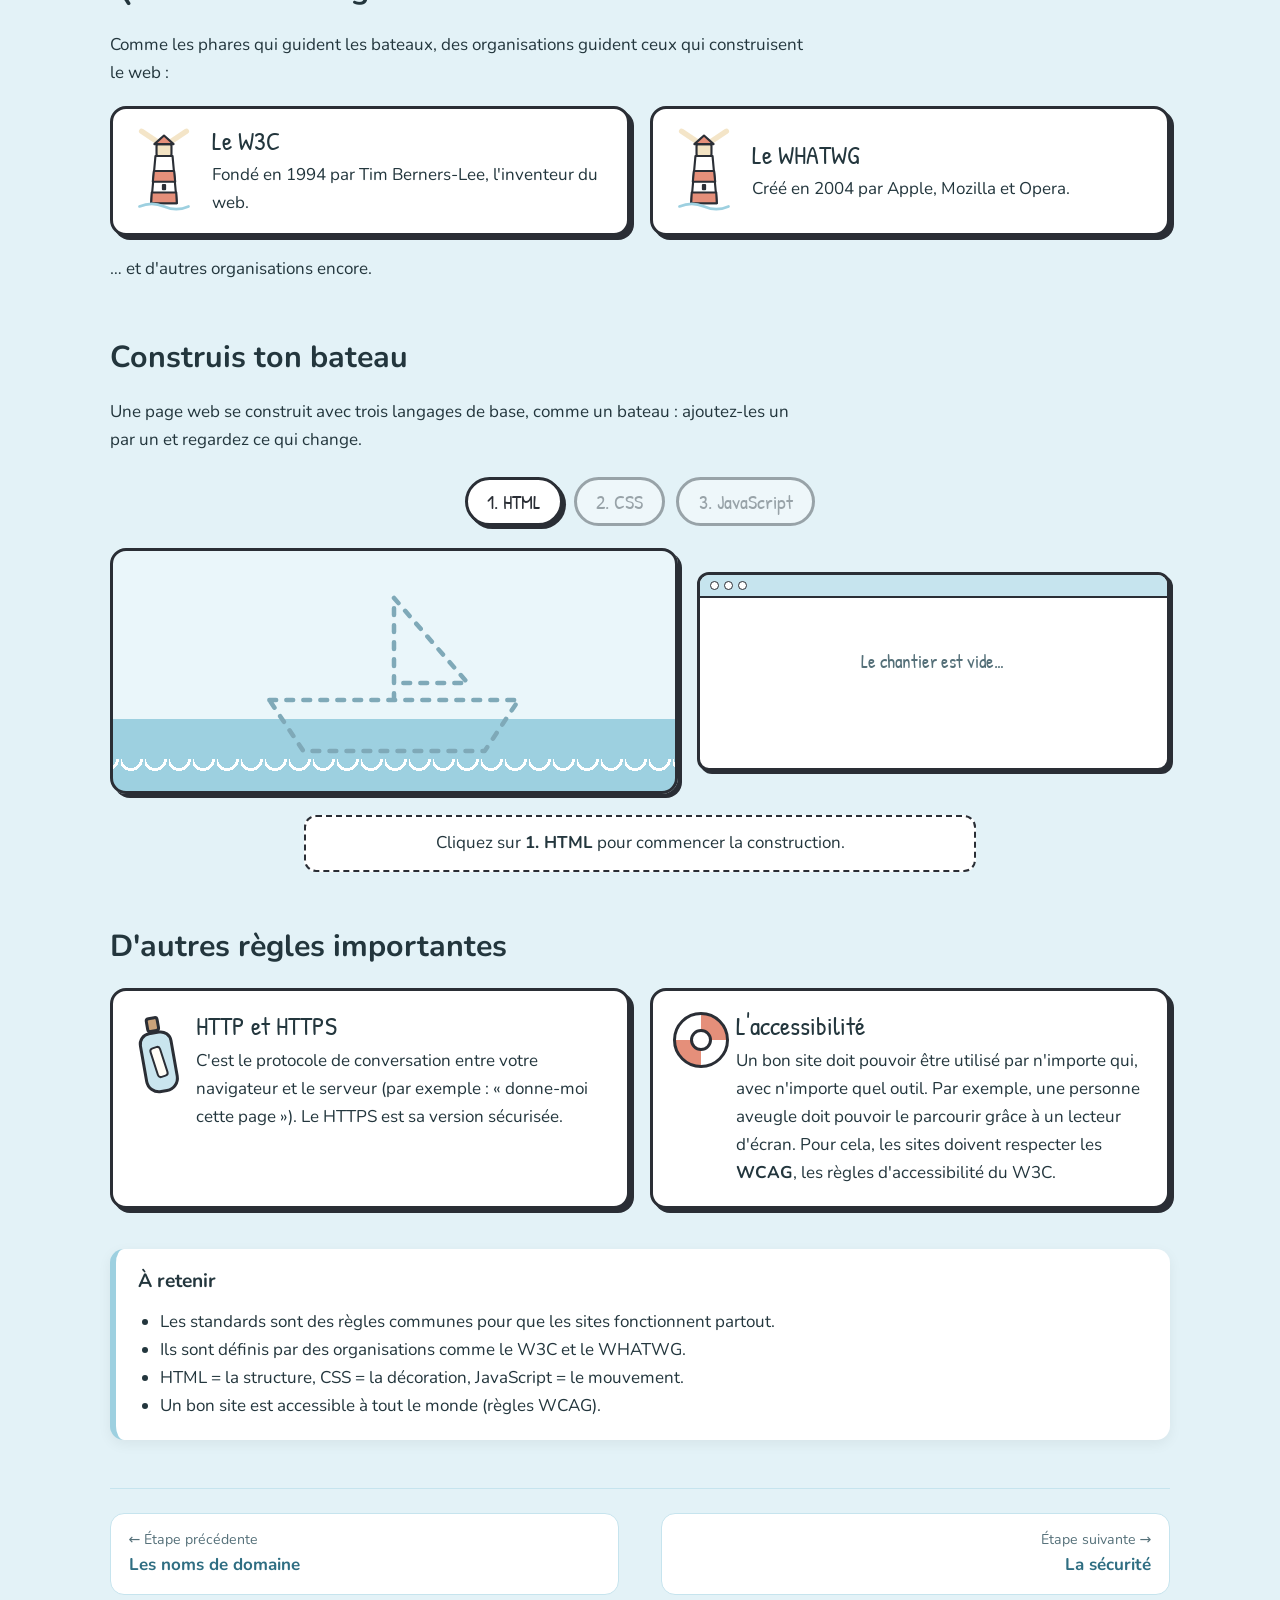
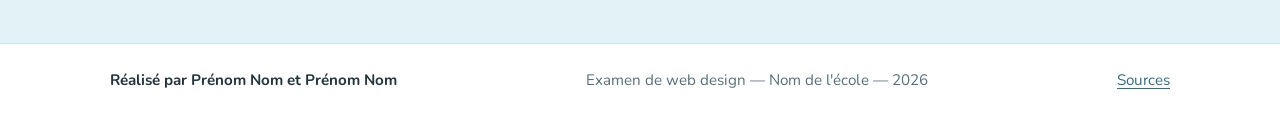
<file: standards.html>
<!DOCTYPE html>
<html lang="fr">

<head>
    <meta charset="UTF-8">
    <meta name="viewport" content="width=device-width, initial-scale=1.0">

    <!-- TEXTE À REMPLACER : titre affiché dans l'onglet du navigateur -->
    <title>Les standards du web — Voyage au cœur du web</title>

    <!-- TEXTE À REMPLACER : courte description de la page -->
    <meta name="description"
        content="Comprendre les standards du web, les organismes qui les créent et les langages HTML, CSS et JavaScript.">

    <!-- Polices chargées depuis Google Fonts (site officiel) :
       Nunito pour le texte, Patrick Hand pour les titres « dessinés à la main » -->
    <link rel="preconnect" href="https://fonts.googleapis.com">
    <link rel="preconnect" href="https://fonts.gstatic.com" crossorigin>
    <link href="https://fonts.googleapis.com/css2?family=Nunito:wght@400;600;700;800&family=Patrick+Hand&display=swap"
        rel="stylesheet">

    <link rel="stylesheet" href="css/style.css">
    <script src="js/main.js" defer></script>
</head>

<!-- La classe "theme-standards" active les couleurs de la mer (voir style.css, section 1) -->

<body class="theme-standards">

    <a class="lien-evitement" href="#contenu">Aller au contenu</a>

    <!-- ============================================================
       EN-TÊTE ET MENU
       ============================================================ -->
    <header class="entete">
        <div class="entete-contenu">
            <a class="logo" href="index.html">Voyage au cœur du web</a>

            <button class="menu-bouton" type="button" aria-expanded="false" aria-controls="menu">
                <span class="menu-bouton-icone" aria-hidden="true">☰</span>
                Menu
            </button>

            <nav class="menu" id="menu" aria-label="Menu principal">
                <ul class="menu-liste">
                    <li><a href="index.html">Accueil</a></li>
                    <li><a href="timeline.html">Timeline</a></li>
                    <li><a href="url.html">URL</a></li>
                    <li><a href="noms-de-domaine.html">Noms de domaine</a></li>
                    <li><a href="standards.html" aria-current="page">Standards</a></li>
                    <li><a href="securite.html">Sécurité</a></li>
                    <li><a href="sources.html">Sources</a></li>
                </ul>
            </nav>
        </div>
    </header>

    <!-- ============================================================
       CONTENU PRINCIPAL
       ============================================================ -->
    <main id="contenu">
        <div class="conteneur">

            <!-- ==========================================================
           INTRODUCTION + PERSONNAGE
           ========================================================== -->
            <section class="intro intro-avec-guide">
                <div>
                    <span class="intro-surtitre">Étape 4 · La mer</span>
                    <h1>Les standards du web</h1>

                    <!-- TEXTE À REMPLACER : accroche -->
                    <p class="intro-texte">
                        Cap au large! Pour communiquer, les bateaux ont besoin de règles communes.
                        Sur le web, c'est pareil&nbsp;: ce sont les standards.
                    </p>
                </div>

                <figure class="guide">
                    <!-- TEXTE À REMPLACER : ce que dit le personnage -->
                    <p class="bulle">J'ai tout ce qu'il faut&nbsp;! On jette une bouteille à la mer&nbsp;?</p>
                    <img src="images/standards/plage.png" alt="" width="380" height="425">
                </figure>
            </section>


            <!-- ==========================================================
           1. QU'EST-CE QU'UN STANDARD ?
           ========================================================== -->
            <section class="section texte" aria-labelledby="titre-definition">
                <h2 id="titre-definition">Qu'est-ce qu'un standard du web&nbsp;?</h2>
                <!-- TEXTE À REMPLACER -->
                <p>
                    Les <strong>standards du web</strong> sont un ensemble de règles et de recommandations
                    qui permettent de créer des sites et des applications web compatibles, accessibles et
                    fonctionnels sur différents navigateurs et appareils. Ils sont notamment définis par le W3C.
                </p>
            </section>


            <!-- ==========================================================
           2. LA BOUTEILLE À LA MER (jeu avec / sans standards)
           ----------------------------------------------------------
           La même petite page est envoyée sur 3 îles (3 navigateurs).
           Le bouton « Sans standards / Avec standards » change l'attribut
           data-mode de .bouteille-jeu ; tout l'affichage « cassé » est
           géré dans style.css (bloc « PAGE STANDARDS »).
           Les deux messages d'explication sont les blocs
           <p class="bouteille-message"> ci-dessous.
           ========================================================== -->
            <section class="section" aria-labelledby="titre-bouteille">
                <h2 id="titre-bouteille">La bouteille à la mer</h2>
                <p class="texte">
                    Glissons la même petite page web dans une bouteille et envoyons-la vers trois îles&nbsp;:
                    chacune représente un navigateur. Que va-t-elle afficher en arrivant&nbsp;?
                </p>

                <div class="bouteille-jeu" data-mode="sans">

                    <div class="bouteille-commande">
                        <span class="bouteille" aria-hidden="true"></span>
                        <div class="barre-bateau" role="group" aria-label="Choisir le mode">
                            <button class="barre-option" type="button" data-mode="sans" aria-pressed="true">Sans
                                standards</button>
                            <span class="barre-roue" aria-hidden="true">☸</span>
                            <button class="barre-option" type="button" data-mode="avec" aria-pressed="false">Avec
                                standards</button>
                        </div>
                    </div>

                    <!-- TEXTE À REMPLACER : les deux messages -->
                    <p class="bouteille-message" data-mode="sans" aria-live="polite">
                        <strong>Sans standards&nbsp;:</strong> chaque île affiche la page à sa façon.
                        C'est ce qui se passait à la fin des années 90, pendant la «&nbsp;guerre des navigateurs&nbsp;».
                    </p>
                    <p class="bouteille-message" data-mode="avec" aria-live="polite" hidden>
                        <strong>Avec standards&nbsp;:</strong> tout le monde suit les mêmes règles,
                        la page arrive identique sur toutes les îles&nbsp;!
                    </p>

                    <div class="iles">
                        <article class="ile ile-un">
                            <img class="ile-decor" src="images/standards/ile.svg" alt="" width="320" height="120">
                            <p class="ile-nom">L'île Chrome</p>
                            <div class="mini-navigateur">
                                <p class="mini-barre" aria-hidden="true"><span></span><span></span><span></span></p>
                                <div class="mini-page">
                                    <p class="mini-titre">Mon site de plage</p>
                                    <div class="mini-image" aria-hidden="true"><span class="mini-soleil"></span><span
                                            class="mini-vague"></span></div>
                                    <p class="mini-texte">Bienvenue&nbsp;! Réservez votre transat face à la mer.</p>
                                    <span class="mini-bouton">Réserver</span>
                                </div>
                            </div>
                        </article>
                        <article class="ile ile-deux">
                            <img class="ile-decor" src="images/standards/ile.svg" alt="" width="320" height="120">
                            <p class="ile-nom">L'île Firefox</p>
                            <div class="mini-navigateur">
                                <p class="mini-barre" aria-hidden="true"><span></span><span></span><span></span></p>
                                <div class="mini-page">
                                    <p class="mini-titre">Mon site de plage</p>
                                    <div class="mini-image" aria-hidden="true"><span class="mini-soleil"></span><span
                                            class="mini-vague"></span></div>
                                    <p class="mini-texte">Bienvenue&nbsp;! Réservez votre transat face à la mer.</p>
                                    <span class="mini-bouton">Réserver</span>
                                </div>
                            </div>
                        </article>
                        <article class="ile ile-trois">
                            <img class="ile-decor" src="images/standards/ile.svg" alt="" width="320" height="120">
                            <p class="ile-nom">L'île Safari</p>
                            <div class="mini-navigateur">
                                <p class="mini-barre" aria-hidden="true"><span></span><span></span><span></span></p>
                                <div class="mini-page">
                                    <p class="mini-titre">Mon site de plage</p>
                                    <div class="mini-image" aria-hidden="true"><span class="mini-soleil"></span><span
                                            class="mini-vague"></span></div>
                                    <p class="mini-texte">Bienvenue&nbsp;! Réservez votre transat face à la mer.</p>
                                    <span class="mini-bouton">Réserver</span>
                                </div>
                            </div>
                        </article>
                    </div>
                </div>
            </section>


            <!-- ==========================================================
           3. QUI DÉCIDE DES RÈGLES ? (les phares)
           ========================================================== -->
            <section class="section" aria-labelledby="titre-phares">
                <h2 id="titre-phares">Qui décide des règles&nbsp;?</h2>
                <p class="texte">
                    Comme les phares qui guident les bateaux, des organisations guident ceux qui construisent le
                    web&nbsp;:
                </p>
                <div class="phares">
                    <article class="phare">
                        <img src="images/standards/phare.svg" alt="" width="120" height="160">
                        <div>
                            <h3>Le W3C</h3>
                            <!-- TEXTE À REMPLACER -->
                            <p>Fondé en 1994 par Tim Berners-Lee, l'inventeur du web.</p>
                        </div>
                    </article>
                    <article class="phare">
                        <img src="images/standards/phare.svg" alt="" width="120" height="160">
                        <div>
                            <h3>Le WHATWG</h3>
                            <!-- TEXTE À REMPLACER -->
                            <p>Créé en 2004 par Apple, Mozilla et Opera.</p>
                        </div>
                    </article>
                </div>
                <p class="texte">… et d'autres organisations encore.</p>
            </section>


            <!-- ==========================================================
           4. CONSTRUIS TON BATEAU (les trois langages)
           ----------------------------------------------------------
           Trois boutons à cliquer dans l'ordre : HTML, CSS, JavaScript.
           main.js change l'attribut data-etape de .chantier (0 à 3) ;
           style.css affiche le bateau et la mini-page selon l'étape.
           Les explications de chaque étape sont les blocs
           <p class="chantier-explication">.
           ========================================================== -->
            <section class="section" aria-labelledby="titre-bateau">
                <h2 id="titre-bateau">Construis ton bateau</h2>
                <!-- TEXTE À REMPLACER -->
                <p class="texte">
                    Une page web se construit avec trois langages de base, comme un bateau&nbsp;:
                    ajoutez-les un par un et regardez ce qui change.
                </p>

                <div class="chantier" data-etape="0">

                    <div class="chantier-boutons">
                        <button class="chantier-bouton" type="button" data-etape="1">1. HTML</button>
                        <button class="chantier-bouton" type="button" data-etape="2" disabled>2. CSS</button>
                        <button class="chantier-bouton" type="button" data-etape="3" disabled>3. JavaScript</button>
                    </div>

                    <div class="chantier-scene">
                        <!-- Le bateau (dessin SVG dont les parties apparaissent selon l'étape) -->
                        <div class="chantier-mer">
                            <svg class="bateau" viewBox="0 0 300 200" aria-hidden="true">
                                <!-- Étape 0 : le plan en pointillés -->
                                <path class="bateau-plan" d="M40 120 H260 L230 165 H70 Z M150 120 V30 L215 105 H150" />
                                <!-- Étape 1 (HTML) : la coque et le mât -->
                                <g class="bateau-coque">
                                    <path d="M40 120 H260 L230 165 H70 Z" />
                                    <path d="M150 120 V28" />
                                    <circle cx="95" cy="140" r="7" />
                                    <circle cx="150" cy="140" r="7" />
                                    <circle cx="205" cy="140" r="7" />
                                </g>
                                <!-- Étape 2 (CSS) : la peinture, les voiles et le drapeau -->
                                <g class="bateau-deco">
                                    <path class="bateau-voile" d="M156 32 L218 106 H156 Z" />
                                    <path class="bateau-voile2" d="M144 46 L98 106 H144 Z" />
                                    <path class="bateau-drapeau" d="M150 28 L176 20 L150 12 Z" />
                                    <path class="bateau-bande" d="M48 128 H252" />
                                </g>
                                <!-- Étape 3 (JavaScript) : le moteur et la fumée -->
                                <g class="bateau-moteur">
                                    <rect x="22" y="128" width="20" height="22" rx="4" />
                                    <circle class="bateau-fumee" cx="30" cy="114" r="6" />
                                    <circle class="bateau-fumee bateau-fumee2" cx="22" cy="100" r="8" />
                                </g>
                            </svg>
                            <span class="chantier-vagues" aria-hidden="true"></span>
                        </div>

                        <!-- La mini-page web qui se construit en même temps -->
                        <div class="mini-navigateur chantier-page">
                            <p class="mini-barre" aria-hidden="true"><span></span><span></span><span></span></p>
                            <div class="mini-page">
                                <p class="chantier-vide">Le chantier est vide…</p>
                                <p class="mini-titre">Bienvenue à bord&nbsp;!</p>
                                <p class="mini-texte">Notre bateau vous emmène découvrir les standards du web.</p>
                                <button class="mini-bouton chantier-action" type="button" tabindex="-1">Larguer les
                                    amarres</button>
                                <p class="chantier-reaction" hidden>Bon voyage&nbsp;! ⚓</p>
                            </div>
                        </div>
                    </div>

                    <!-- TEXTE À REMPLACER : l'explication de chaque étape -->
                    <div class="chantier-explications" aria-live="polite">
                        <p class="chantier-explication" data-etape="0">Cliquez sur <strong>1. HTML</strong> pour
                            commencer la construction.</p>
                        <p class="chantier-explication" data-etape="1" hidden><strong>HTML = la coque.</strong> Il pose
                            la structure&nbsp;: les titres, les paragraphes, les images. La page existe, mais elle est
                            toute simple.</p>
                        <p class="chantier-explication" data-etape="2" hidden><strong>CSS = la peinture et les
                                voiles.</strong> Il s'occupe des couleurs, des polices et de la mise en page&nbsp;: la
                            décoration.</p>
                        <p class="chantier-explication" data-etape="3" hidden><strong>JavaScript = le moteur.</strong>
                            Il ajoute les animations et les boutons qui réagissent. Essayez le bouton de la page&nbsp;!
                        </p>
                    </div>

                    <p class="chantier-recommencer-ligne">
                        <button class="bouton-dessin chantier-recommencer" type="button" hidden>Reconstruire ↺</button>
                    </p>
                </div>
            </section>


            <!-- ==========================================================
           5. HTTP / HTTPS ET ACCESSIBILITÉ
           ========================================================== -->
            <section class="section" aria-labelledby="titre-autres">
                <h2 id="titre-autres">D'autres règles importantes</h2>
                <div class="deux-encadres">
                    <article class="encadre-mer">
                        <span class="encadre-icone encadre-bouteille" aria-hidden="true"></span>
                        <h3>HTTP et HTTPS</h3>
                        <!-- TEXTE À REMPLACER -->
                        <p>
                            C'est le protocole de conversation entre votre navigateur et le serveur
                            (par exemple&nbsp;: «&nbsp;donne-moi cette page&nbsp;»). Le HTTPS est sa version sécurisée.
                        </p>
                    </article>
                    <article class="encadre-mer">
                        <span class="encadre-icone bouee" aria-hidden="true"></span>
                        <h3>L'accessibilité</h3>
                        <!-- TEXTE À REMPLACER -->
                        <p>
                            Un bon site doit pouvoir être utilisé par n'importe qui, avec n'importe quel outil.
                            Par exemple, une personne aveugle doit pouvoir le parcourir grâce à un lecteur d'écran.
                            Pour cela, les sites doivent respecter les <strong>WCAG</strong>, les règles d'accessibilité
                            du W3C.
                        </p>
                    </article>
                </div>
            </section>


            <!-- ---------- À retenir ---------- -->
            <aside class="a-retenir" aria-labelledby="titre-retenir">
                <h2 id="titre-retenir">À retenir</h2>
                <!-- TEXTE À REMPLACER -->
                <ul>
                    <li>Les standards sont des règles communes pour que les sites fonctionnent partout.</li>
                    <li>Ils sont définis par des organisations comme le W3C et le WHATWG.</li>
                    <li>HTML = la structure, CSS = la décoration, JavaScript = le mouvement.</li>
                    <li>Un bon site est accessible à tout le monde (règles WCAG).</li>
                </ul>
            </aside>

            <!-- ---------- Navigation entre les sujets ---------- -->
            <nav class="nav-sujets" aria-label="Navigation entre les sujets">
                <a class="precedent" href="noms-de-domaine.html">
                    <small>← Étape précédente</small>
                    <strong>Les noms de domaine</strong>
                </a>
                <a class="suivant" href="securite.html">
                    <small>Étape suivante →</small>
                    <strong>La sécurité</strong>
                </a>
            </nav>

        </div>
    </main>

    <!-- ============================================================
       PIED DE PAGE
       ============================================================ -->
    <footer class="pied">
        <div class="pied-contenu">
            <!-- TEXTE À REMPLACER : vos deux noms -->
            <p class="pied-auteurs">Réalisé par Prénom Nom et Prénom Nom</p>

            <!-- TEXTE À REMPLACER : votre école et votre cours -->
            <p>Examen de web design — Nom de l'école — <span class="annee"></span></p>

            <p><a href="sources.html">Sources</a></p>
        </div>
    </footer>

    <button class="retour-haut" type="button" aria-label="Retour en haut de la page">↑</button>

</body>

</html>
</file>
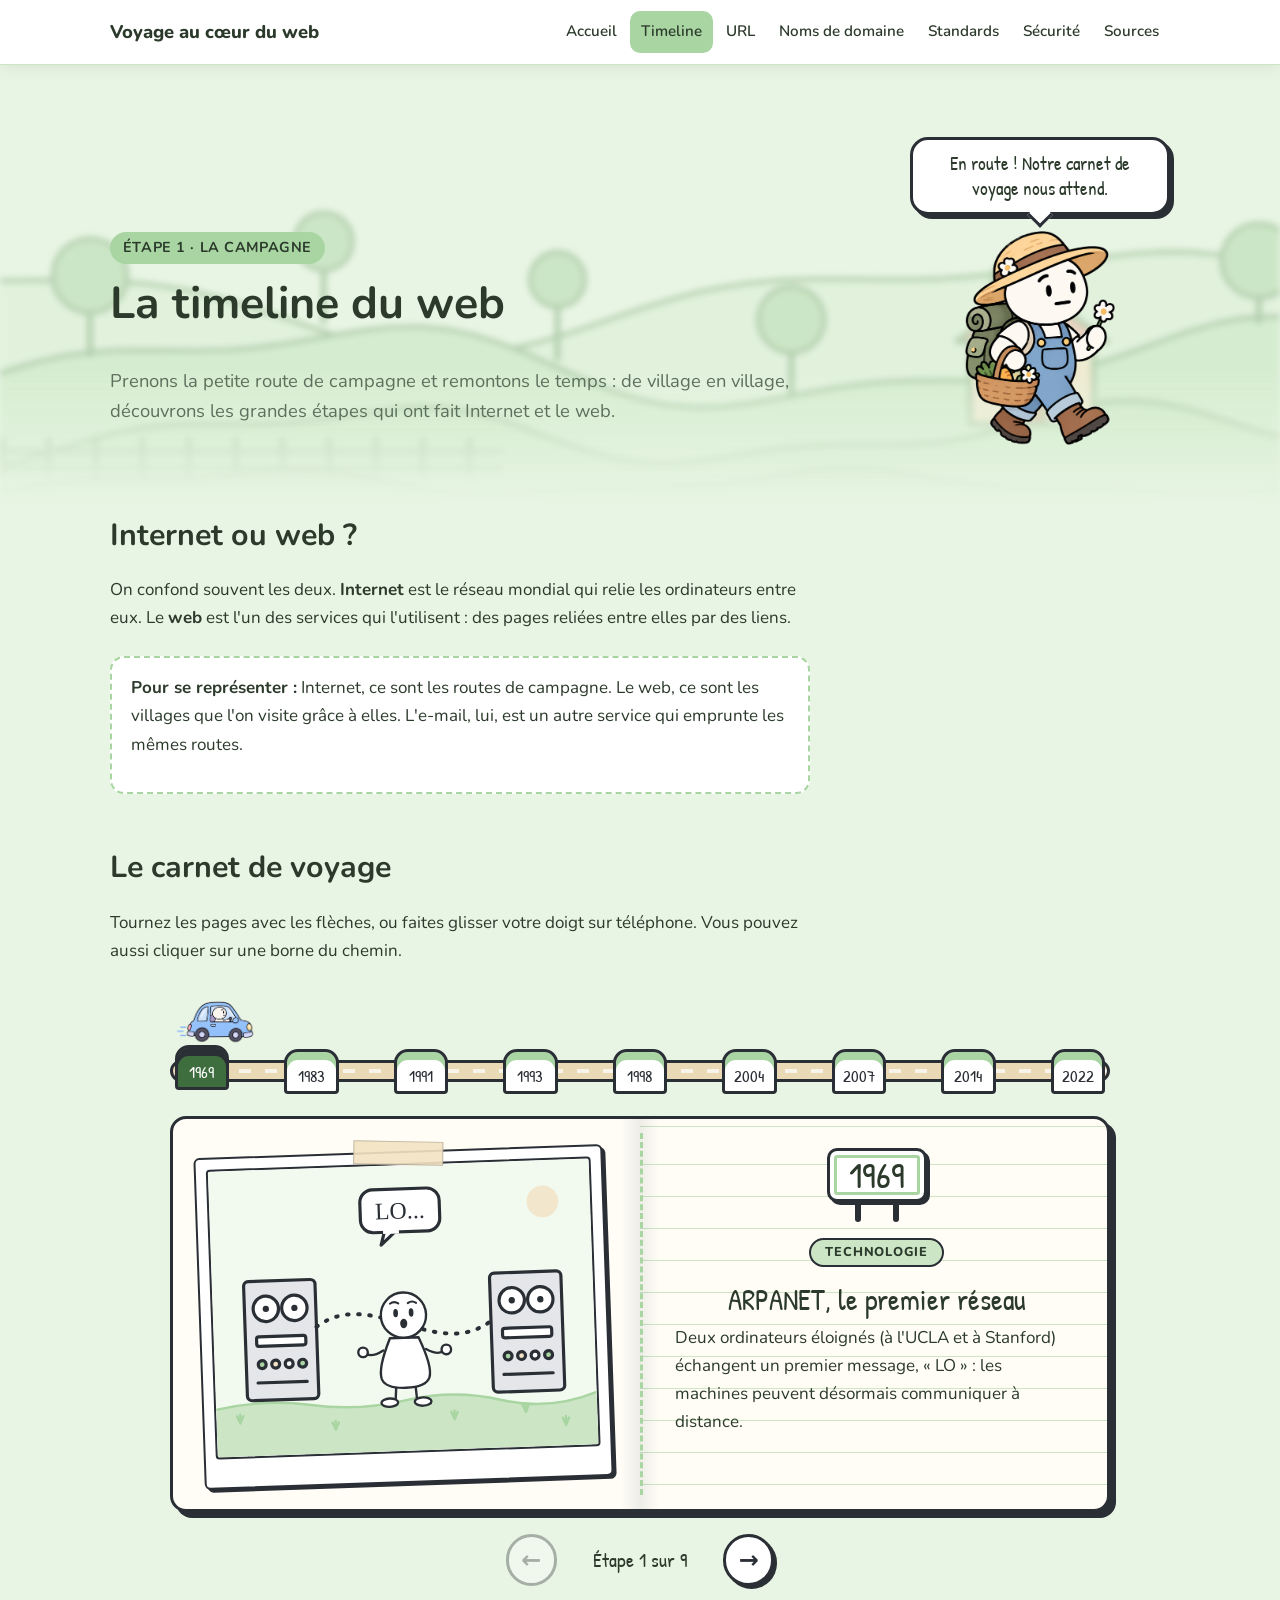
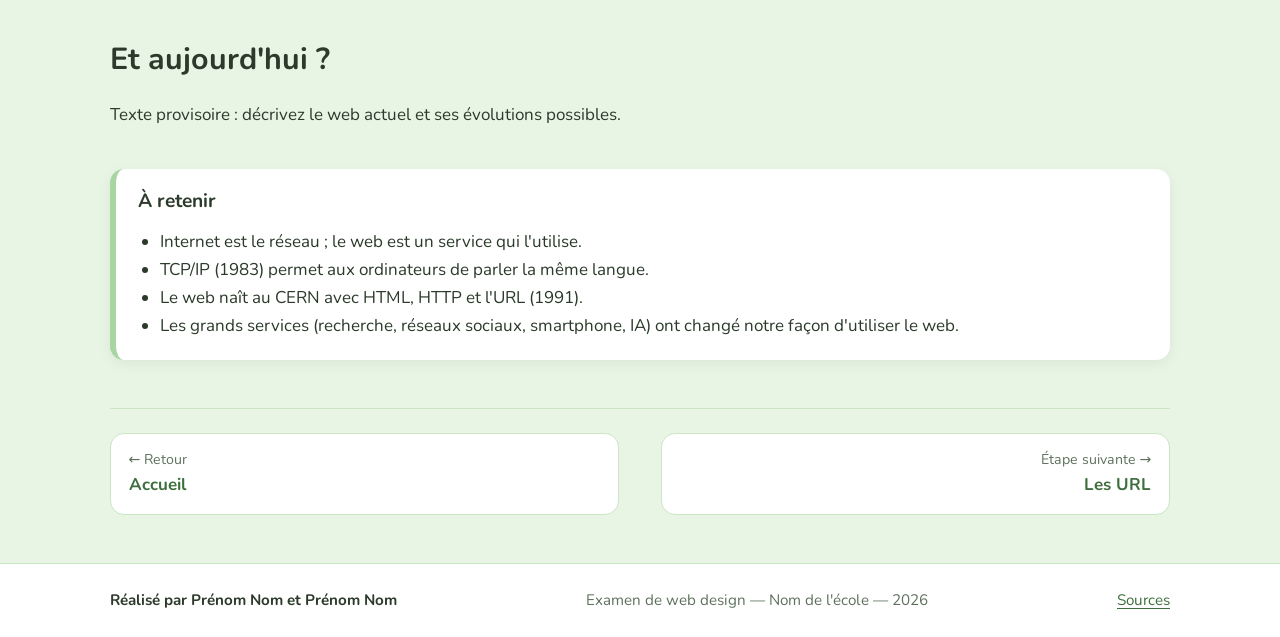
<file: timeline.html>
<!DOCTYPE html>
<html lang="fr">

<head>
    <meta charset="UTF-8">
    <meta name="viewport" content="width=device-width, initial-scale=1.0">

    <!-- TEXTE À REMPLACER : titre affiché dans l'onglet du navigateur -->
    <title>La timeline du web — Voyage au cœur du web</title>

    <!-- TEXTE À REMPLACER : courte description de la page -->
    <meta name="description" content="Les grandes dates de l'histoire du web, expliquées simplement.">

    <!-- Polices chargées depuis Google Fonts (site officiel) :
       Nunito pour le texte, Patrick Hand pour les titres « dessinés à la main » -->
    <link rel="preconnect" href="https://fonts.googleapis.com">
    <link rel="preconnect" href="https://fonts.gstatic.com" crossorigin>
    <link href="https://fonts.googleapis.com/css2?family=Nunito:wght@400;600;700;800&family=Patrick+Hand&display=swap"
        rel="stylesheet">

    <link rel="stylesheet" href="css/style.css">
    <script src="js/main.js" defer></script>
</head>

<!-- La classe "theme-timeline" active les couleurs de la prairie (voir style.css, section 1) -->

<body class="theme-timeline">

    <a class="lien-evitement" href="#contenu">Aller au contenu</a>

    <!-- ============================================================
       EN-TÊTE ET MENU
       ============================================================ -->
    <header class="entete">
        <div class="entete-contenu">
            <a class="logo" href="index.html">Voyage au cœur du web</a>

            <button class="menu-bouton" type="button" aria-expanded="false" aria-controls="menu">
                <span class="menu-bouton-icone" aria-hidden="true">☰</span>
                Menu
            </button>

            <nav class="menu" id="menu" aria-label="Menu principal">
                <ul class="menu-liste">
                    <li><a href="index.html">Accueil</a></li>
                    <li><a href="timeline.html" aria-current="page">Timeline</a></li>
                    <li><a href="url.html">URL</a></li>
                    <li><a href="noms-de-domaine.html">Noms de domaine</a></li>
                    <li><a href="standards.html">Standards</a></li>
                    <li><a href="securite.html">Sécurité</a></li>
                    <li><a href="sources.html">Sources</a></li>
                </ul>
            </nav>
        </div>
    </header>

    <!-- ============================================================
       CONTENU PRINCIPAL
       ============================================================ -->
    <main id="contenu">
        <div class="conteneur">

            <!-- ==========================================================
           INTRODUCTION + PERSONNAGE
           ========================================================== -->
            <section class="intro intro-avec-guide">
                <div>
                    <span class="intro-surtitre">Étape 1 · La campagne</span>
                    <h1>La timeline du web</h1>

                    <!-- TEXTE À REMPLACER : accroche -->
                    <p class="intro-texte">
                        Prenons la petite route de campagne et remontons le temps&nbsp;:
                        de village en village, découvrons les grandes étapes qui ont fait
                        Internet et le web.
                    </p>
                </div>

                <figure class="guide">
                    <!-- TEXTE À REMPLACER : ce que dit le personnage -->
                    <p class="bulle">En route&nbsp;! Notre carnet de voyage nous attend.</p>
                    <img src="images/timeline/campagne.png" alt="" width="300" height="541">
                </figure>
            </section>


            <!-- ==========================================================
           INTERNET OU WEB ?
           ========================================================== -->
            <section class="section texte" aria-labelledby="titre-difference">
                <h2 id="titre-difference">Internet ou web&nbsp;?</h2>
                <!-- TEXTE À REMPLACER -->
                <p>
                    On confond souvent les deux. <strong>Internet</strong> est le réseau mondial
                    qui relie les ordinateurs entre eux. Le <strong>web</strong> est l'un des
                    services qui l'utilisent&nbsp;: des pages reliées entre elles par des liens.
                </p>
                <div class="astuce">
                    <p>
                        <strong>Pour se représenter&nbsp;:</strong>
                        Internet, ce sont les routes de campagne. Le web, ce sont les villages
                        que l'on visite grâce à elles. L'e-mail, lui, est un autre service qui
                        emprunte les mêmes routes.
                    </p>
                </div>
            </section>


            <!-- ==========================================================
           LE CARNET DE VOYAGE
           ----------------------------------------------------------
           Fonctionnement (géré par main.js) :
           - chaque étape est un <article class="carnet-page"> ;
             une seule page est visible à la fois (les autres ont "hidden")
           - flèches ← →, touches du clavier ou glissement du doigt
             sur téléphone pour tourner les pages
           - le chemin du dessus : chaque borne est un bouton qui mène
             directement à l'étape ; la voiture roule jusqu'à la borne
           Pour ajouter une étape : copiez un bloc <article> complet ET
           ajoutez une borne <li> dans le chemin, dans le même ordre.
           La voiture qui roule sur le chemin : images/timeline/voiture.png
           Les images sont dans images/timeline/.
           ========================================================== -->
            <section class="section" aria-labelledby="titre-carnet">
                <h2 id="titre-carnet">Le carnet de voyage</h2>
                <p class="texte">
                    Tournez les pages avec les flèches, ou faites glisser votre doigt
                    sur téléphone. Vous pouvez aussi cliquer sur une borne du chemin.
                </p>

                <div class="carnet" tabindex="-1">

                    <!-- Le chemin de campagne avec ses bornes -->
                    <div class="chemin">
                        <img class="chemin-voyageur" src="images/timeline/voiture.png" alt="" width="360" height="189">
                        <ol class="chemin-bornes">
                            <li><button class="chemin-borne" type="button" data-etape="0"
                                    aria-label="Aller à l'étape 1969">1969</button></li>
                            <li><button class="chemin-borne" type="button" data-etape="1"
                                    aria-label="Aller à l'étape 1983">1983</button></li>
                            <li><button class="chemin-borne" type="button" data-etape="2"
                                    aria-label="Aller à l'étape 1991">1991</button></li>
                            <li><button class="chemin-borne" type="button" data-etape="3"
                                    aria-label="Aller à l'étape 1993">1993</button></li>
                            <li><button class="chemin-borne" type="button" data-etape="4"
                                    aria-label="Aller à l'étape 1998">1998</button></li>
                            <li><button class="chemin-borne" type="button" data-etape="5"
                                    aria-label="Aller à l'étape 2004">2004</button></li>
                            <li><button class="chemin-borne" type="button" data-etape="6"
                                    aria-label="Aller à l'étape 2007">2007</button></li>
                            <li><button class="chemin-borne" type="button" data-etape="7"
                                    aria-label="Aller à l'étape 2014">2014</button></li>
                            <li><button class="chemin-borne" type="button" data-etape="8"
                                    aria-label="Aller à l'étape 2022">2022</button></li>
                        </ol>
                    </div>

                    <!-- Le livre -->
                    <div class="carnet-livre">

                        <!-- Étape 1 : 1969 -->
                        <article class="carnet-page" aria-label="Étape 1 sur 9 : 1969">
                            <div class="carnet-gauche">
                                <figure class="carnet-photo">
                                    <img src="images/timeline/1969-arpanet.svg"
                                        alt="Deux ordinateurs reliés par un câble, avec le personnage au milieu"
                                        width="480" height="360">
                                </figure>
                            </div>
                            <div class="carnet-droite">
                                <p class="panneau-date"><span>1969</span></p>
                                <p class="carnet-categorie" data-categorie="technologie">Technologie</p>
                                <!-- TEXTE À REMPLACER -->
                                <h3>ARPANET, le premier réseau</h3>
                                <p>Deux ordinateurs éloignés (à l'UCLA et à Stanford) échangent un premier message, « LO
                                    »&nbsp;: les machines peuvent désormais communiquer à distance.</p>
                            </div>
                        </article>

                        <!-- Étape 2 : 1983 -->
                        <article class="carnet-page" aria-label="Étape 2 sur 9 : 1983" hidden>
                            <div class="carnet-gauche">
                                <figure class="carnet-photo">
                                    <img src="images/timeline/1983-tcp-ip.svg"
                                        alt="Des petits paquets de données voyagent entre deux écrans" width="480"
                                        height="360">
                                </figure>
                            </div>
                            <div class="carnet-droite">
                                <p class="panneau-date"><span>1983</span></p>
                                <p class="carnet-categorie" data-categorie="standard">Standard</p>
                                <!-- TEXTE À REMPLACER -->
                                <h3>TCP/IP, une langue commune</h3>
                                <p>Le 1<sup>er</sup> janvier, tout ARPANET adopte les mêmes règles pour découper les
                                    données en paquets et les envoyer&nbsp;: c'est la naissance d'Internet tel qu'on le
                                    connaît.</p>
                            </div>
                        </article>

                        <!-- Étape 3 : 1991 -->
                        <article class="carnet-page" aria-label="Étape 3 sur 9 : 1991" hidden>
                            <div class="carnet-gauche">
                                <figure class="carnet-photo">
                                    <img src="images/timeline/1991-premier-site.svg"
                                        alt="Un vieil écran affiche le premier site web, à côté des mots HTML, HTTP et URL"
                                        width="480" height="360">
                                </figure>
                            </div>
                            <div class="carnet-droite">
                                <p class="panneau-date"><span>1991</span></p>
                                <p class="carnet-categorie" data-categorie="standard">Standard</p>
                                <!-- TEXTE À REMPLACER -->
                                <h3>Le premier site web</h3>
                                <p>Le web s'ouvre au monde avec ses trois piliers&nbsp;: HTML pour écrire les pages,
                                    HTTP pour les transmettre et l'URL pour les retrouver.</p>
                            </div>
                        </article>

                        <!-- Étape 4 : 1993 -->
                        <article class="carnet-page" aria-label="Étape 4 sur 9 : 1993" hidden>
                            <div class="carnet-gauche">
                                <figure class="carnet-photo">
                                    <img src="images/timeline/1993-images.svg"
                                        alt="Un écran affiche une image, le personnage est surpris" width="480"
                                        height="360">
                                </figure>
                            </div>
                            <div class="carnet-droite">
                                <p class="panneau-date"><span>1993</span></p>
                                <p class="carnet-categorie" data-categorie="technologie">Technologie</p>
                                <!-- TEXTE À REMPLACER -->
                                <h3>Le web pour tous</h3>
                                <p>Le CERN offre le web au domaine public, et le navigateur Mosaic affiche images et
                                    texte ensemble&nbsp;: le grand public découvre le web.</p>
                            </div>
                        </article>

                        <!-- Étape 5 : 1998 -->
                        <article class="carnet-page" aria-label="Étape 5 sur 9 : 1998" hidden>
                            <div class="carnet-gauche">
                                <figure class="carnet-photo">
                                    <img src="images/timeline/1998-recherche.svg"
                                        alt="Le personnage cherche avec une grande loupe sous une barre de recherche"
                                        width="480" height="360">
                                </figure>
                            </div>
                            <div class="carnet-droite">
                                <p class="panneau-date"><span>1998</span></p>
                                <p class="carnet-categorie" data-categorie="service">Service</p>
                                <!-- TEXTE À REMPLACER -->
                                <h3>Google</h3>
                                <p>Ce moteur de recherche classe les pages selon leur pertinence&nbsp;: trouver une
                                    information devient beaucoup plus facile.</p>
                            </div>
                        </article>

                        <!-- Étape 6 : 2004 -->
                        <article class="carnet-page" aria-label="Étape 6 sur 9 : 2004" hidden>
                            <div class="carnet-gauche">
                                <figure class="carnet-photo">
                                    <img src="images/timeline/2004-reseaux-sociaux.svg"
                                        alt="Deux personnages échangent des messages et un cœur" width="480"
                                        height="360">
                                </figure>
                            </div>
                            <div class="carnet-droite">
                                <p class="panneau-date"><span>2004</span></p>
                                <p class="carnet-categorie" data-categorie="service">Service</p>
                                <!-- TEXTE À REMPLACER -->
                                <h3>Facebook</h3>
                                <p>Les réseaux sociaux deviennent un lieu central pour échanger&nbsp;: le web devient
                                    participatif, c'est le «&nbsp;web 2.0&nbsp;».</p>
                            </div>
                        </article>

                        <!-- Étape 7 : 2007 -->
                        <article class="carnet-page" aria-label="Étape 7 sur 9 : 2007" hidden>
                            <div class="carnet-gauche">
                                <figure class="carnet-photo">
                                    <img src="images/timeline/2007-smartphone.svg"
                                        alt="Le personnage tient un grand smartphone" width="480" height="360">
                                </figure>
                            </div>
                            <div class="carnet-droite">
                                <p class="panneau-date"><span>2007</span></p>
                                <p class="carnet-categorie" data-categorie="technologie">Technologie</p>
                                <!-- TEXTE À REMPLACER -->
                                <h3>L'iPhone</h3>
                                <p>Le smartphone met Internet dans la poche&nbsp;: on se connecte partout, tout le
                                    temps.</p>
                            </div>
                        </article>

                        <!-- Étape 8 : 2014 -->
                        <article class="carnet-page" aria-label="Étape 8 sur 9 : 2014" hidden>
                            <div class="carnet-gauche">
                                <figure class="carnet-photo">
                                    <img src="images/timeline/2014-html5.svg"
                                        alt="Le personnage empile les briques HTML, CSS et JS" width="480" height="360">
                                </figure>
                            </div>
                            <div class="carnet-droite">
                                <p class="panneau-date"><span>2014</span></p>
                                <p class="carnet-categorie" data-categorie="standard">Standard</p>
                                <!-- TEXTE À REMPLACER -->
                                <h3>HTML5</h3>
                                <p>Le W3C publie officiellement HTML5&nbsp;: vidéo, son et animations s'intègrent aux
                                    pages sans module supplémentaire.</p>
                            </div>
                        </article>

                        <!-- Étape 9 : 2022 -->
                        <article class="carnet-page" aria-label="Étape 9 sur 9 : 2022" hidden>
                            <div class="carnet-gauche">
                                <figure class="carnet-photo">
                                    <img src="images/timeline/2022-ia.svg"
                                        alt="Le personnage discute avec un petit robot" width="480" height="360">
                                </figure>
                            </div>
                            <div class="carnet-droite">
                                <p class="panneau-date"><span>2022</span></p>
                                <p class="carnet-categorie" data-categorie="technologie">Technologie</p>
                                <!-- TEXTE À REMPLACER -->
                                <h3>ChatGPT</h3>
                                <p>L'intelligence artificielle générative arrive dans le grand public et change la façon
                                    de chercher et de créer.</p>
                            </div>
                        </article>

                    </div>

                    <!-- Les commandes -->
                    <div class="carnet-commandes">
                        <button class="carnet-fleche carnet-precedent" type="button"
                            aria-label="Page précédente">←</button>
                        <p class="carnet-compteur" aria-live="polite">Étape 1 sur 9</p>
                        <button class="carnet-fleche carnet-suivant" type="button" aria-label="Page suivante">→</button>
                    </div>

                </div>
            </section>


            <!-- ==========================================================
           ET AUJOURD'HUI ?
           ========================================================== -->
            <section class="section texte" aria-labelledby="titre-aujourdhui">
                <!-- TEXTE À REMPLACER -->
                <h2 id="titre-aujourdhui">Et aujourd'hui&nbsp;?</h2>
                <p>
                    Texte provisoire : décrivez le web actuel et ses évolutions possibles.
                </p>
            </section>

            <!-- ---------- À retenir ---------- -->
            <aside class="a-retenir" aria-labelledby="titre-retenir">
                <h2 id="titre-retenir">À retenir</h2>
                <!-- TEXTE À REMPLACER -->
                <ul>
                    <li>Internet est le réseau ; le web est un service qui l'utilise.</li>
                    <li>TCP/IP (1983) permet aux ordinateurs de parler la même langue.</li>
                    <li>Le web naît au CERN avec HTML, HTTP et l'URL (1991).</li>
                    <li>Les grands services (recherche, réseaux sociaux, smartphone, IA) ont changé notre façon
                        d'utiliser le web.</li>
                </ul>
            </aside>

            <!-- ---------- Navigation entre les sujets ---------- -->
            <nav class="nav-sujets" aria-label="Navigation entre les sujets">
                <a class="precedent" href="index.html">
                    <small>← Retour</small>
                    <strong>Accueil</strong>
                </a>
                <a class="suivant" href="url.html">
                    <small>Étape suivante →</small>
                    <strong>Les URL</strong>
                </a>
            </nav>

        </div>
    </main>

    <!-- ============================================================
       PIED DE PAGE
       ============================================================ -->
    <footer class="pied">
        <div class="pied-contenu">
            <!-- TEXTE À REMPLACER : vos deux noms -->
            <p class="pied-auteurs">Réalisé par Prénom Nom et Prénom Nom</p>

            <!-- TEXTE À REMPLACER : votre école et votre cours -->
            <p>Examen de web design — Nom de l'école — <span class="annee"></span></p>

            <p><a href="sources.html">Sources</a></p>
        </div>
    </footer>

    <button class="retour-haut" type="button" aria-label="Retour en haut de la page">↑</button>

</body>

</html>
</file>
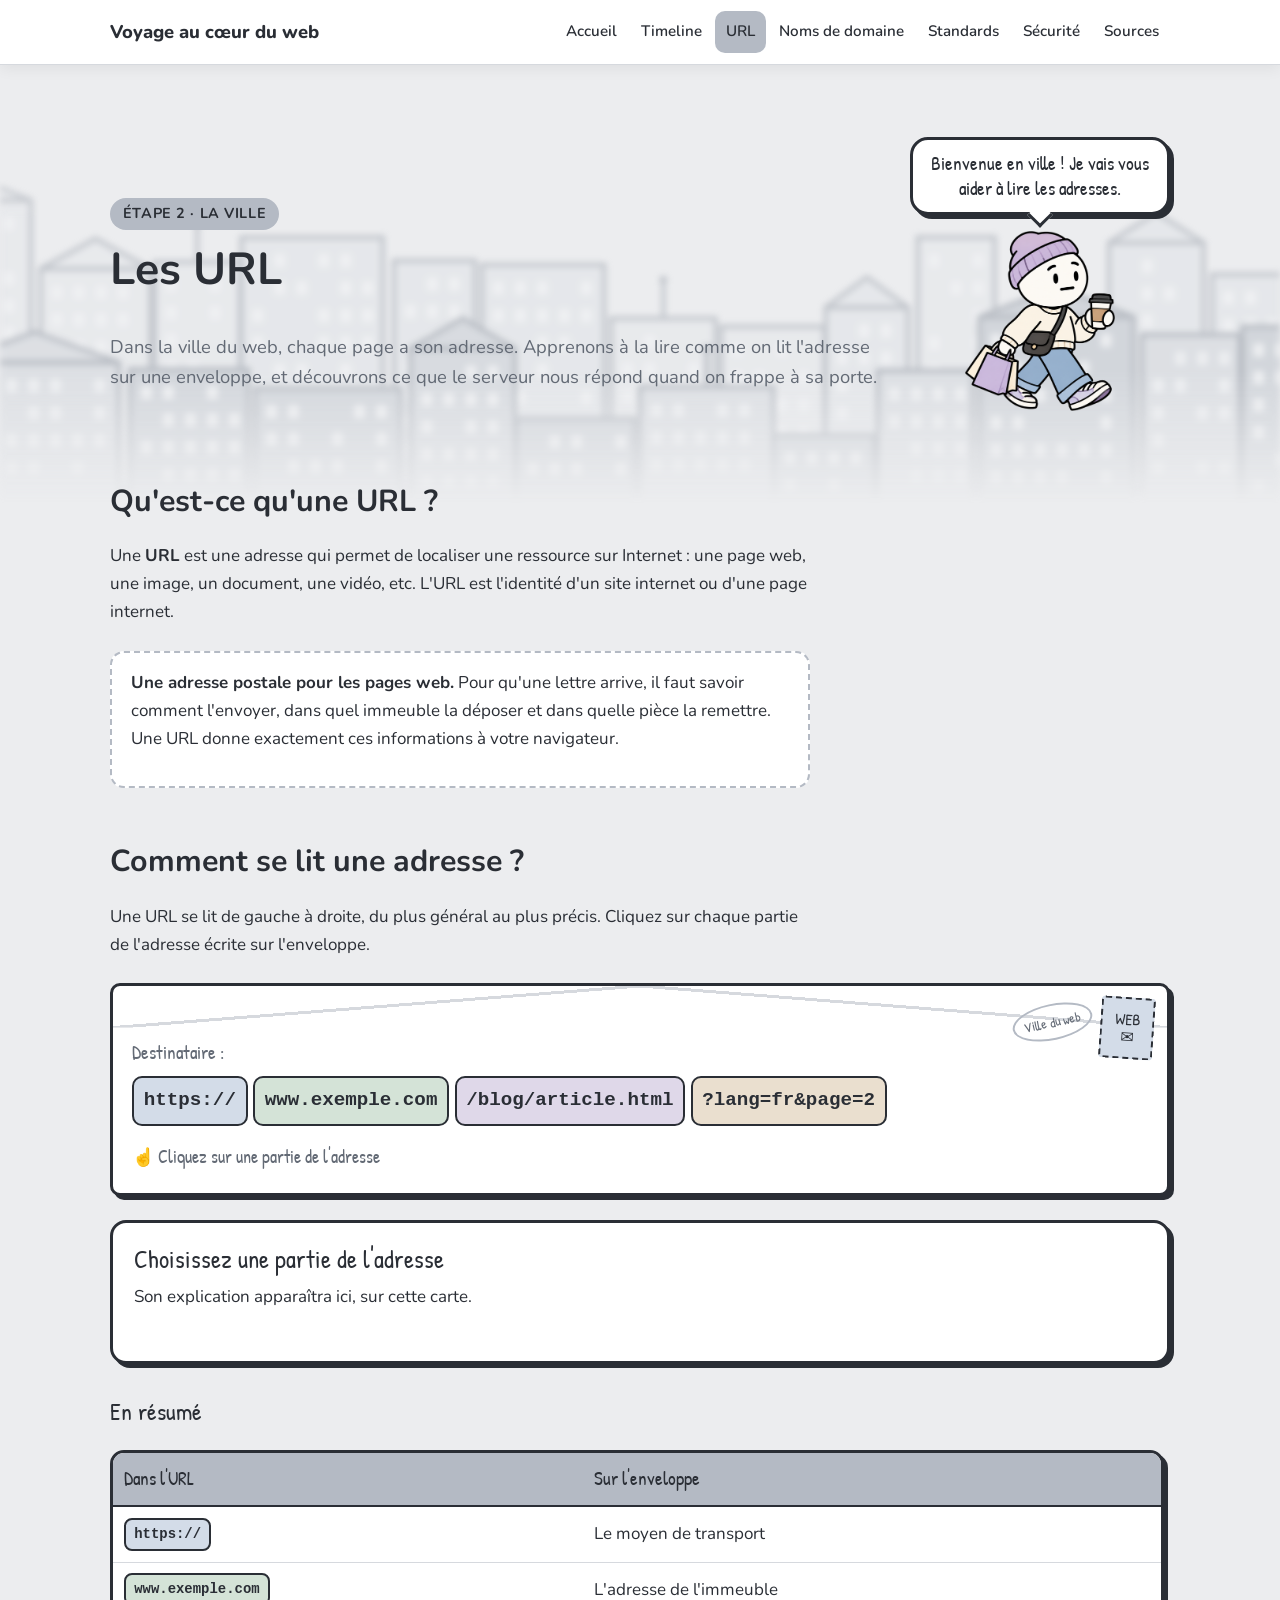
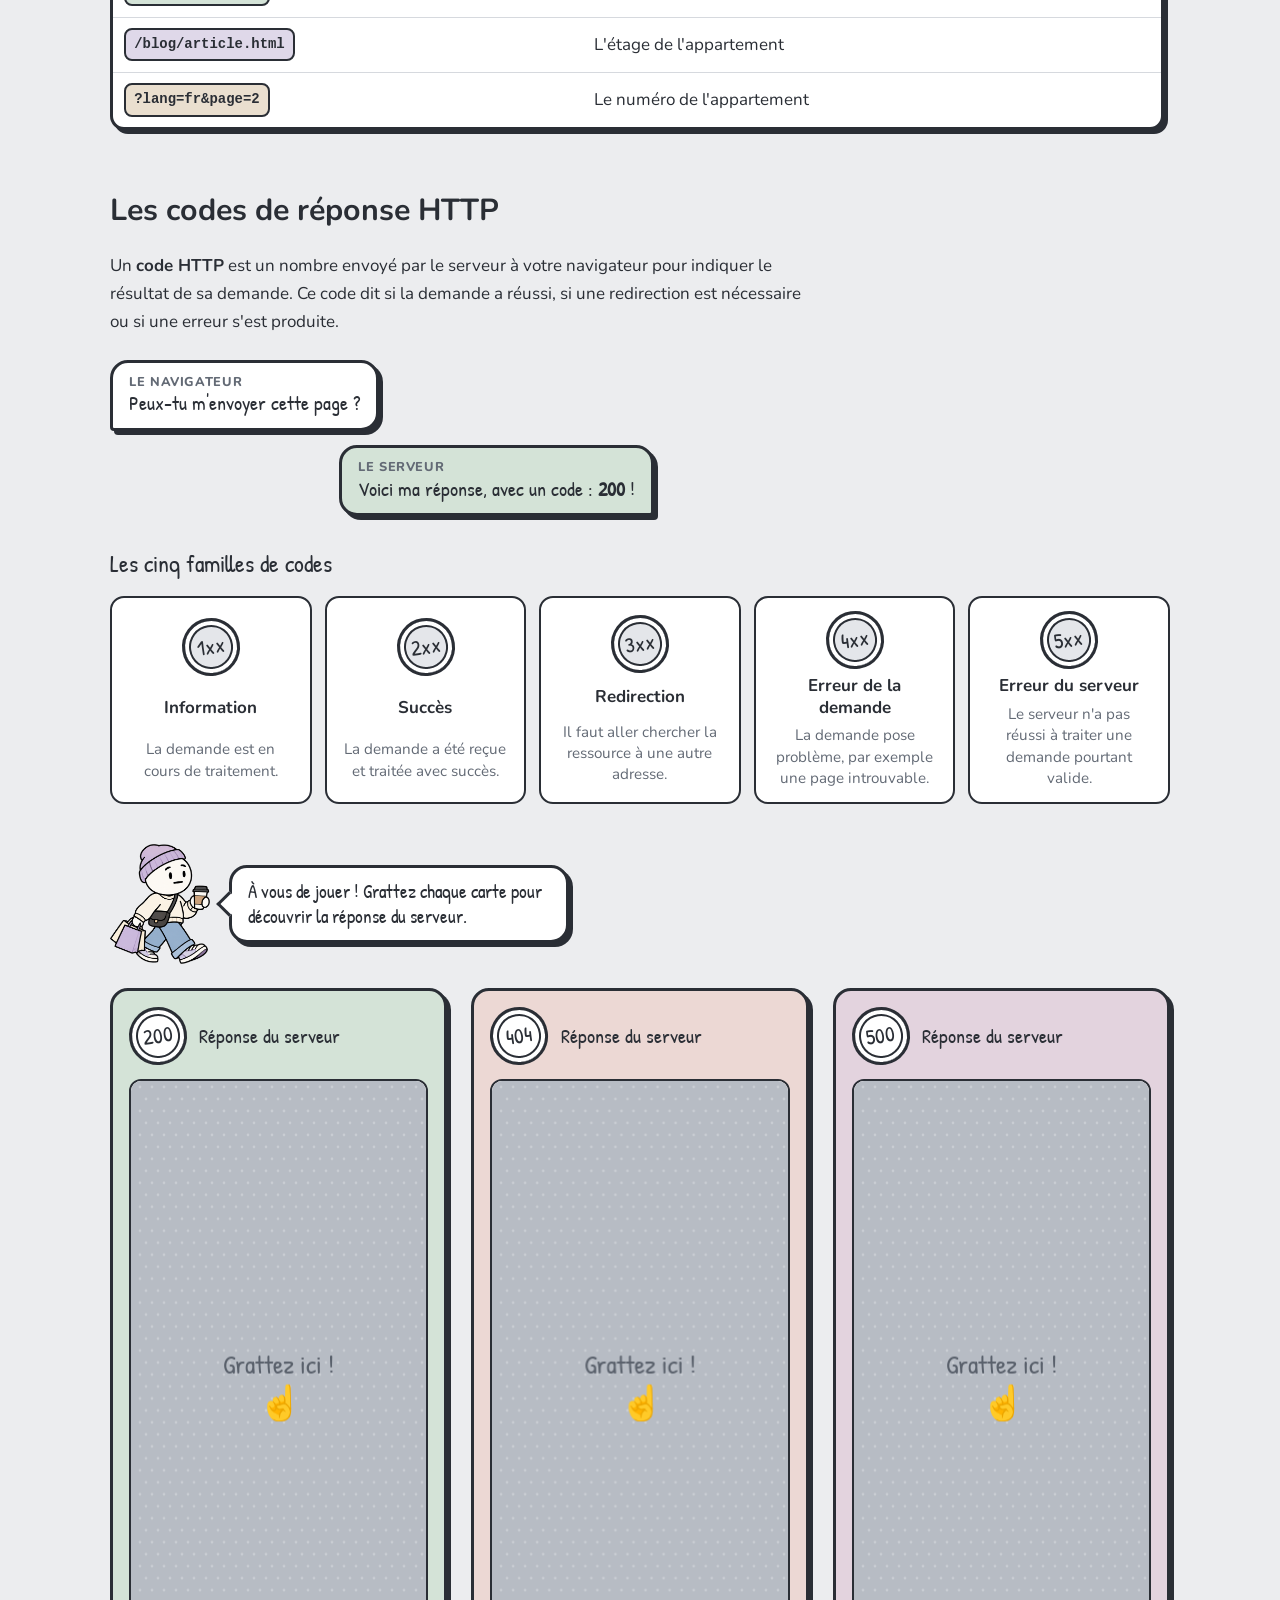
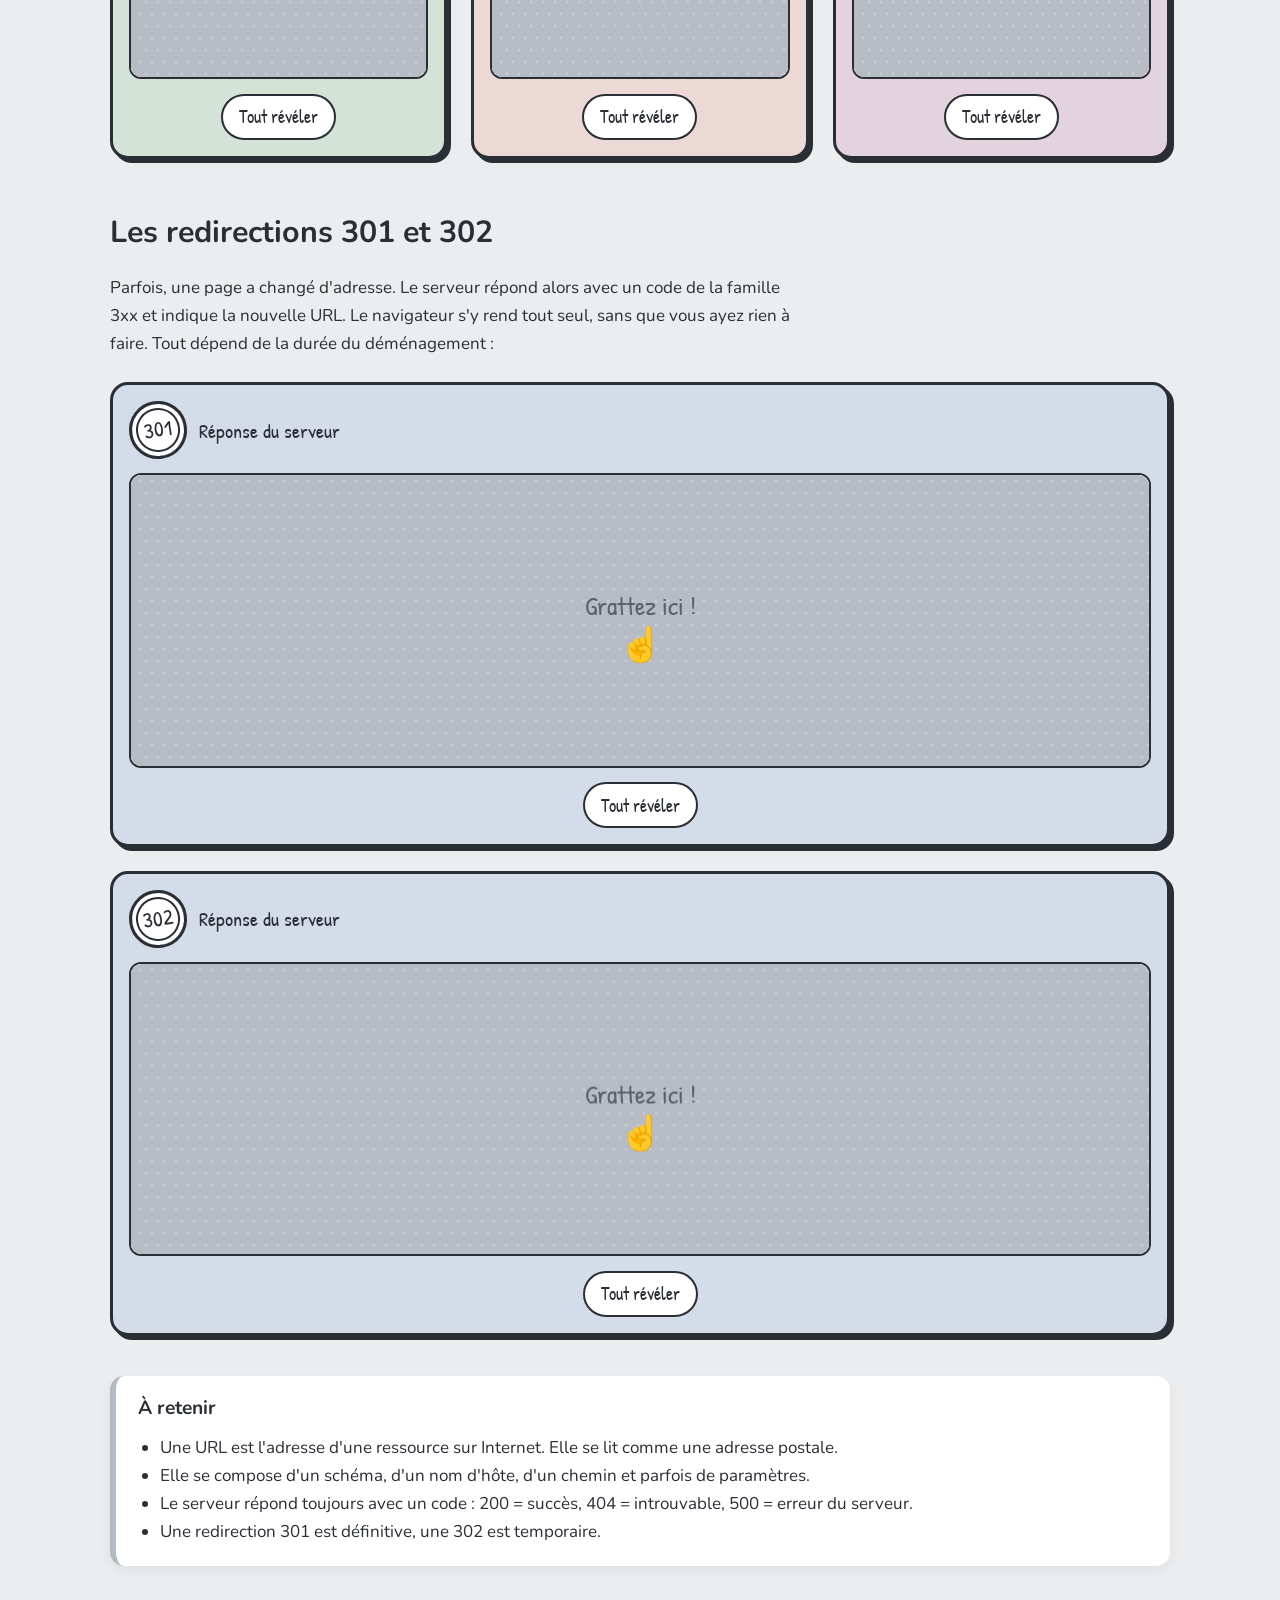
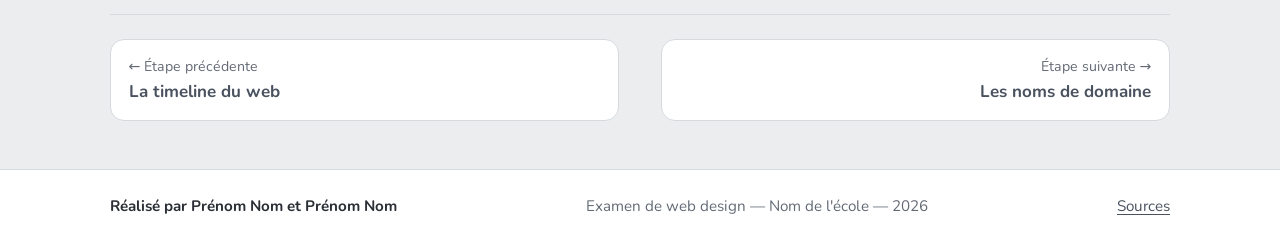
<file: url.html>
<!DOCTYPE html>
<html lang="fr">

<head>
    <meta charset="UTF-8">
    <meta name="viewport" content="width=device-width, initial-scale=1.0">

    <!-- TEXTE À REMPLACER : titre affiché dans l'onglet du navigateur -->
    <title>Les URL — Voyage au cœur du web</title>

    <!-- TEXTE À REMPLACER : courte description de la page -->
    <meta name="description"
        content="Comprendre ce qu'est une URL, comment la lire, ce que disent les codes de réponse HTTP et les redirections 301 et 302.">

    <!-- Polices chargées depuis Google Fonts (site officiel) :
       Nunito pour le texte, Patrick Hand pour les titres « dessinés à la main » -->
    <link rel="preconnect" href="https://fonts.googleapis.com">
    <link rel="preconnect" href="https://fonts.gstatic.com" crossorigin>
    <link href="https://fonts.googleapis.com/css2?family=Nunito:wght@400;600;700;800&family=Patrick+Hand&display=swap"
        rel="stylesheet">

    <link rel="stylesheet" href="css/style.css">
    <script src="js/main.js" defer></script>
</head>

<!-- La classe "theme-url" active les couleurs de la ville (voir style.css, section 1) -->

<body class="theme-url">

    <a class="lien-evitement" href="#contenu">Aller au contenu</a>

    <!-- ============================================================
       EN-TÊTE ET MENU
       ============================================================ -->
    <header class="entete">
        <div class="entete-contenu">
            <a class="logo" href="index.html">Voyage au cœur du web</a>

            <button class="menu-bouton" type="button" aria-expanded="false" aria-controls="menu">
                <span class="menu-bouton-icone" aria-hidden="true">☰</span>
                Menu
            </button>

            <nav class="menu" id="menu" aria-label="Menu principal">
                <ul class="menu-liste">
                    <li><a href="index.html">Accueil</a></li>
                    <li><a href="timeline.html">Timeline</a></li>
                    <li><a href="url.html" aria-current="page">URL</a></li>
                    <li><a href="noms-de-domaine.html">Noms de domaine</a></li>
                    <li><a href="standards.html">Standards</a></li>
                    <li><a href="securite.html">Sécurité</a></li>
                    <li><a href="sources.html">Sources</a></li>
                </ul>
            </nav>
        </div>
    </header>

    <!-- ============================================================
       CONTENU PRINCIPAL
       ============================================================ -->
    <main id="contenu">
        <div class="conteneur">

            <!-- ==========================================================
           INTRODUCTION + PERSONNAGE
           ========================================================== -->
            <section class="intro intro-avec-guide">
                <div>
                    <span class="intro-surtitre">Étape 2 · La ville</span>
                    <h1>Les URL</h1>

                    <!-- TEXTE À REMPLACER : accroche -->
                    <p class="intro-texte">
                        Dans la ville du web, chaque page a son adresse. Apprenons à la lire
                        comme on lit l'adresse sur une enveloppe, et découvrons ce que le
                        serveur nous répond quand on frappe à sa porte.
                    </p>
                </div>

                <!-- Le personnage guide, avec sa bulle -->
                <figure class="guide">
                    <!-- TEXTE À REMPLACER : ce que dit le personnage -->
                    <p class="bulle">Bienvenue en ville&nbsp;! Je vais vous aider à lire les adresses.</p>
                    <img src="images/url/personnage.png" alt="" width="463" height="577">
                </figure>
            </section>


            <!-- ==========================================================
           1. QU'EST-CE QU'UNE URL ?
           ========================================================== -->
            <section class="section texte" aria-labelledby="titre-definition">
                <h2 id="titre-definition">Qu'est-ce qu'une URL&nbsp;?</h2>

                <!-- TEXTE À REMPLACER -->
                <p>
                    Une <strong>URL</strong> est une adresse qui permet de localiser une
                    ressource sur Internet&nbsp;: une page web, une image, un document,
                    une vidéo, etc. L'URL est l'identité d'un site internet ou d'une page internet.
                </p>

                <div class="astuce">
                    <p>
                        <strong>Une adresse postale pour les pages web.</strong>
                        Pour qu'une lettre arrive, il faut savoir comment l'envoyer, dans quel
                        immeuble la déposer et dans quelle pièce la remettre. Une URL donne
                        exactement ces informations à votre navigateur.
                    </p>
                </div>
            </section>


            <!-- ==========================================================
           2. COMMENT SE LIT UNE ADRESSE ? (URL interactive)
           ----------------------------------------------------------
           Fonctionnement :
           - chaque morceau de l'URL est un bouton <button class="url-partie">
           - son attribut data-fiche donne l'id de la fiche à afficher
           - les fiches sont les blocs <article class="url-fiche"> plus bas :
             c'est là que vous modifiez les textes des explications
           Attention : ne laissez ni espace ni retour à la ligne entre les
           boutons, sinon des espaces apparaîtront dans l'URL affichée.
           ========================================================== -->
            <section class="section" aria-labelledby="titre-lecture">
                <h2 id="titre-lecture">Comment se lit une adresse&nbsp;?</h2>
                <p class="texte">
                    Une URL se lit de gauche à droite, du plus général au plus précis.
                    Cliquez sur chaque partie de l'adresse écrite sur l'enveloppe.
                </p>

                <!-- L'enveloppe -->
                <div class="enveloppe">
                    <span class="enveloppe-timbre" aria-hidden="true">WEB<br>✉</span>
                    <span class="enveloppe-cachet" aria-hidden="true">Ville du web</span>

                    <p class="enveloppe-label">Destinataire&nbsp;:</p>

                    <p class="url-exemple"><button class="url-partie" type="button" data-partie="schema"
                            data-fiche="fiche-schema" aria-controls="url-carte">https://</button><button
                            class="url-partie" type="button" data-partie="domaine" data-fiche="fiche-domaine"
                            aria-controls="url-carte">www.exemple.com</button><button class="url-partie" type="button"
                            data-partie="chemin" data-fiche="fiche-chemin"
                            aria-controls="url-carte">/blog/article.html</button><button class="url-partie"
                            type="button" data-partie="parametres" data-fiche="fiche-parametres"
                            aria-controls="url-carte">?lang=fr&amp;page=2</button></p>

                    <p class="url-indice" aria-hidden="true">☝ Cliquez sur une partie de l'adresse</p>
                </div>

                <!-- La carte d'explication (une seule fiche visible à la fois) -->
                <div class="url-carte" id="url-carte" aria-live="polite">

                    <!-- Fiche affichée au départ -->
                    <article class="url-fiche" id="fiche-depart">
                        <h3>Choisissez une partie de l'adresse</h3>
                        <p>Son explication apparaîtra ici, sur cette carte.</p>
                    </article>

                    <!-- Fiche 1 : le schéma -->
                    <article class="url-fiche" id="fiche-schema" data-partie="schema" hidden>
                        <p class="url-fiche-numero">1</p>
                        <h3>Le schéma (ou protocole)</h3>
                        <!-- TEXTE À REMPLACER -->
                        <p>Il indique comment le navigateur doit communiquer avec le serveur.</p>
                        <p>
                            Le «&nbsp;s&nbsp;» de <code>https://</code> veut dire que l'échange est
                            sécurisé. Voilà pourquoi on voit presque toujours <code>https://</code>.
                        </p>
                        <p class="url-fiche-analogie"><span>Pour se représenter</span> C'est le moyen de transport de la
                            lettre.</p>
                    </article>

                    <!-- Fiche 2 : le nom d'hôte -->
                    <article class="url-fiche" id="fiche-domaine" data-partie="domaine" hidden>
                        <p class="url-fiche-numero">2</p>
                        <h3>Le nom d'hôte (domaine)</h3>
                        <!-- TEXTE À REMPLACER -->
                        <p>C'est le nom qui permet de retrouver le site ou le service sur Internet. Décortiquons
                            <code>www.exemple.com</code>&nbsp;:</p>
                        <ul class="url-decoupage">
                            <li><code>www</code> est un sous-domaine utilisé pour le site web. Il n'est pas obligatoire.
                            </li>
                            <li><code>exemple</code> est le nom choisi pour le domaine.</li>
                            <li><code>.com</code> est l'extension, aussi appelée domaine de premier niveau.</li>
                        </ul>
                        <p class="url-fiche-analogie"><span>Pour se représenter</span> C'est l'adresse de l'immeuble.
                        </p>
                    </article>

                    <!-- Fiche 3 : le chemin -->
                    <article class="url-fiche" id="fiche-chemin" data-partie="chemin" hidden>
                        <p class="url-fiche-numero">3</p>
                        <h3>Le chemin</h3>
                        <!-- TEXTE À REMPLACER -->
                        <p>
                            Il permet d'identifier ce que l'on souhaite consulter sur le site. Il ressemble
                            à l'organisation des dossiers et des fichiers d'un ordinateur, mais il ne correspond
                            pas forcément à un vrai fichier&nbsp;: le serveur peut aussi créer la page au moment
                            de la demande.
                        </p>
                        <ul class="url-decoupage">
                            <li><code>/accueil</code> peut désigner la page d'accueil.</li>
                            <li><code>/contact</code> peut désigner la page de contact.</li>
                            <li><code>/images/logo.png</code> peut désigner une image.</li>
                        </ul>
                        <p class="url-fiche-analogie"><span>Pour se représenter</span> C'est l'étage de l'appartement.</p>
                    </article>

                    <!-- Fiche 4 : les paramètres -->
                    <article class="url-fiche" id="fiche-parametres" data-partie="parametres" hidden>
                        <p class="url-fiche-numero">4</p>
                        <h3>Les paramètres</h3>
                        <!-- TEXTE À REMPLACER -->
                        <p>
                            Ce sont des informations supplémentaires pour préciser la demande ou changer le
                            contenu affiché. Ils commencent par un point d'interrogation <code>?</code> et sont
                            séparés par <code>&amp;</code>. Chaque paramètre a un nom et une valeur&nbsp;:
                        </p>
                        <ul class="url-decoupage">
                            <li><code>lang=fr</code>&nbsp;: le nom est <code>lang</code>, la valeur est <code>fr</code>.
                                On demande la version française.</li>
                            <li><code>page=2</code>&nbsp;: le nom est <code>page</code>, la valeur est <code>2</code>.
                                On demande la deuxième page.</li>
                        </ul>
                        <p>Chaque site décide comment il utilise ces informations&nbsp;: tous ne reconnaissent pas les
                            mêmes paramètres.</p>
                        <p class="url-fiche-analogie"><span>Pour se représenter</span> C'est le numéro de l'appartement.</p>
                    </article>

                </div>

                <!-- Tableau de correspondance URL / adresse postale -->
                <h3 class="sous-titre-dessin">En résumé</h3>
                <div class="tableau-conteneur">
                    <table class="tableau-dessin">
                        <thead>
                            <tr>
                                <th scope="col">Dans l'URL</th>
                                <th scope="col">Sur l'enveloppe</th>
                            </tr>
                        </thead>
                        <tbody>
                            <tr>
                                <td><code class="pastille" data-partie="schema">https://</code></td>
                                <td>Le moyen de transport</td>
                            </tr>
                            <tr>
                                <td><code class="pastille" data-partie="domaine">www.exemple.com</code></td>
                                <td>L'adresse de l'immeuble</td>
                            </tr>
                            <tr>
                                <td><code class="pastille" data-partie="chemin">/blog/article.html</code></td>
                                <td>L'étage de l'appartement</td>
                            </tr>
                            <tr>
                                <td><code class="pastille" data-partie="parametres">?lang=fr&amp;page=2</code></td>
                                <td>Le numéro de l'appartement</td>
                            </tr>
                        </tbody>
                    </table>
                </div>
            </section>


            <!-- ==========================================================
           3. LES CODES DE RÉPONSE HTTP
           ========================================================== -->
            <section class="section" aria-labelledby="titre-codes">
                <h2 id="titre-codes">Les codes de réponse HTTP</h2>

                <div class="texte">
                    <!-- TEXTE À REMPLACER -->
                    <p>
                        Un <strong>code HTTP</strong> est un nombre envoyé par le serveur à votre
                        navigateur pour indiquer le résultat de sa demande. Ce code dit si la demande
                        a réussi, si une redirection est nécessaire ou si une erreur s'est produite.
                    </p>
                </div>

                <!-- Petit dialogue navigateur / serveur -->
                <div class="dialogue" aria-label="Exemple d'échange entre le navigateur et le serveur">
                    <p class="dialogue-bulle dialogue-navigateur">
                        <span class="dialogue-qui">Le navigateur</span>
                        Peux-tu m'envoyer cette page&nbsp;?
                    </p>
                    <p class="dialogue-bulle dialogue-serveur">
                        <span class="dialogue-qui">Le serveur</span>
                        Voici ma réponse, avec un code&nbsp;: <strong>200</strong>&nbsp;!
                    </p>
                </div>

                <!-- Les cinq familles de codes, présentées comme des tampons -->
                <h3 class="sous-titre-dessin">Les cinq familles de codes</h3>
                <ul class="familles">
                    <li class="famille" data-famille="info">
                        <span class="tampon">1xx</span>
                        <strong>Information</strong>
                        <!-- TEXTE À REMPLACER -->
                        <span>La demande est en cours de traitement.</span>
                    </li>
                    <li class="famille" data-famille="succes">
                        <span class="tampon">2xx</span>
                        <strong>Succès</strong>
                        <span>La demande a été reçue et traitée avec succès.</span>
                    </li>
                    <li class="famille" data-famille="redirection">
                        <span class="tampon">3xx</span>
                        <strong>Redirection</strong>
                        <span>Il faut aller chercher la ressource à une autre adresse.</span>
                    </li>
                    <li class="famille" data-famille="erreur-client">
                        <span class="tampon">4xx</span>
                        <strong>Erreur de la demande</strong>
                        <span>La demande pose problème, par exemple une page introuvable.</span>
                    </li>
                    <li class="famille" data-famille="erreur-serveur">
                        <span class="tampon">5xx</span>
                        <strong>Erreur du serveur</strong>
                        <span>Le serveur n'a pas réussi à traiter une demande pourtant valide.</span>
                    </li>
                </ul>

                <!-- Personnage + consigne pour les cartes à gratter -->
                <div class="consigne-grattage">
                    <img src="images/url/personnage.png" alt="" width="463" height="577">
                    <p class="bulle bulle-gauche">À vous de jouer&nbsp;! Grattez chaque carte pour découvrir la réponse
                        du serveur.</p>
                </div>

                <!--
          CARTES À GRATTER
          ----------------------------------------------------------
          Chaque carte est un <article class="carte-grattage">.
          - data-famille : la couleur de la carte (succes, redirection,
            erreur-client, erreur-serveur)
          - tout ce qui est dans <div class="grattage-contenu"> est caché
            sous la couche à gratter : c'est là que vous modifiez les textes
          - le bouton « Tout révéler » permet de découvrir la carte sans
            gratter (utile au clavier)
        -->
                <div class="cartes-grattage">

                    <!-- Carte : 200 -->
                    <article class="carte-grattage" data-famille="succes">
                        <header class="carte-grattage-entete">
                            <span class="tampon">200</span>
                            <p>Réponse du serveur</p>
                        </header>
                        <div class="grattage-zone">
                            <div class="grattage-contenu">
                                <h3>200 · OK</h3>
                                <!-- TEXTE À REMPLACER -->
                                <p>La demande HTTP a été traitée avec succès.</p>
                                <p><em>Exemple&nbsp;:</em> vous ouvrez la page d'accueil d'un site et le serveur renvoie
                                    correctement le contenu demandé.</p>
                                <p class="carte-attention">Cela ne garantit pas que tout le site fonctionne
                                    parfaitement, seulement que cette demande a réussi.</p>
                                <p class="url-fiche-analogie"><span>Côté poste</span> La lettre est bien arrivée.</p>
                                <p class="carte-retenir">200 = la demande a réussi.</p>
                            </div>
                        </div>
                        <button class="grattage-bouton" type="button">Tout révéler</button>
                    </article>

                    <!-- Carte : 404 -->
                    <article class="carte-grattage" data-famille="erreur-client">
                        <header class="carte-grattage-entete">
                            <span class="tampon">404</span>
                            <p>Réponse du serveur</p>
                        </header>
                        <div class="grattage-zone">
                            <div class="grattage-contenu">
                                <h3>404 · Not Found</h3>
                                <!-- TEXTE À REMPLACER -->
                                <p>Le serveur n'a pas trouvé la ressource qui correspond à l'URL demandée.</p>
                                <p><em>Exemple&nbsp;:</em> vous cliquez sur un lien vers
                                    <code>/portfolio/photo.jpg</code>, mais cette image n'existe pas à cette adresse.
                                </p>
                                <p>La page a pu être supprimée, l'adresse est peut-être mal écrite ou le lien pointe
                                    vers une mauvaise URL.</p>
                                <p class="url-fiche-analogie"><span>Côté poste</span> Destinataire introuvable à cette
                                    adresse.</p>
                                <p class="carte-retenir">404 = la ressource est introuvable.</p>
                            </div>
                        </div>
                        <button class="grattage-bouton" type="button">Tout révéler</button>
                    </article>

                    <!-- Carte : 500 -->
                    <article class="carte-grattage" data-famille="erreur-serveur">
                        <header class="carte-grattage-entete">
                            <span class="tampon">500</span>
                            <p>Réponse du serveur</p>
                        </header>
                        <div class="grattage-zone">
                            <div class="grattage-contenu">
                                <h3>500 · Internal Server Error</h3>
                                <!-- TEXTE À REMPLACER -->
                                <p>Le serveur a rencontré une erreur inattendue qui l'empêche de traiter la demande.</p>
                                <p><em>Exemple&nbsp;:</em> vous ouvrez la page de contact, mais une erreur dans le
                                    programme du site empêche le serveur de créer la page.</p>
                                <p>Le visiteur ne peut généralement rien y faire&nbsp;: c'est à la personne qui gère le
                                    site de régler le problème.</p>
                                <p class="url-fiche-analogie"><span>Côté poste</span> Le bureau de poste a un problème
                                    interne.</p>
                                <p class="carte-retenir">500 = le serveur a un problème interne.</p>
                            </div>
                        </div>
                        <button class="grattage-bouton" type="button">Tout révéler</button>
                    </article>

                </div>
            </section>


            <!-- ==========================================================
           4. LES REDIRECTIONS 301 ET 302
           ========================================================== -->
            <section class="section" aria-labelledby="titre-redirections">
                <h2 id="titre-redirections">Les redirections 301 et 302</h2>

                <div class="texte">
                    <!-- TEXTE À REMPLACER -->
                    <p>
                        Parfois, une page a changé d'adresse. Le serveur répond alors avec un code de
                        la famille 3xx et indique la nouvelle URL. Le navigateur s'y rend tout seul,
                        sans que vous ayez rien à faire. Tout dépend de la durée du déménagement&nbsp;:
                    </p>
                </div>

                <div class="cartes-grattage cartes-grattage-duo">

                    <!-- Carte : 301 -->
                    <article class="carte-grattage" data-famille="redirection">
                        <header class="carte-grattage-entete">
                            <span class="tampon">301</span>
                            <p>Réponse du serveur</p>
                        </header>
                        <div class="grattage-zone">
                            <div class="grattage-contenu">
                                <h3>301 · Moved Permanently</h3>
                                <!-- TEXTE À REMPLACER -->
                                <p>La ressource a été déplacée <strong>définitivement</strong> vers une nouvelle URL.
                                    Les moteurs de recherche remplacent l'ancienne adresse par la nouvelle.</p>
                                <p><em>Exemple&nbsp;:</em> un site passe de <code>http://</code> à
                                    <code>https://</code>, ou renomme sa page <code>/contact.html</code> en
                                    <code>/contact</code>.</p>
                                <p class="url-fiche-analogie"><span>Côté poste</span> Le destinataire a déménagé pour de
                                    bon&nbsp;: on fait suivre le courrier et on met à jour son carnet d'adresses.</p>
                                <p class="carte-retenir">301 = déménagement définitif.</p>
                            </div>
                        </div>
                        <button class="grattage-bouton" type="button">Tout révéler</button>
                    </article>

                    <!-- Carte : 302 -->
                    <article class="carte-grattage" data-famille="redirection">
                        <header class="carte-grattage-entete">
                            <span class="tampon">302</span>
                            <p>Réponse du serveur</p>
                        </header>
                        <div class="grattage-zone">
                            <div class="grattage-contenu">
                                <h3>302 · Found (Temporary Redirect)</h3>
                                <!-- TEXTE À REMPLACER -->
                                <p>La ressource se trouve <strong>temporairement</strong> à une autre URL. L'ancienne
                                    adresse reste la bonne&nbsp;: les moteurs de recherche la gardent.</p>
                                <p><em>Exemple&nbsp;:</em> pendant une maintenance, la boutique d'un site renvoie ses
                                    visiteurs vers une page «&nbsp;Revenez bientôt&nbsp;».</p>
                                <p class="url-fiche-analogie"><span>Côté poste</span> Le destinataire est en
                                    vacances&nbsp;: son courrier est réexpédié quelques jours, puis il revient chez lui.
                                </p>
                                <p class="carte-retenir">302 = déménagement temporaire.</p>
                            </div>
                        </div>
                        <button class="grattage-bouton" type="button">Tout révéler</button>
                    </article>

                </div>
            </section>


            <!-- ==========================================================
           À RETENIR
           ========================================================== -->
            <aside class="a-retenir" aria-labelledby="titre-retenir">
                <h2 id="titre-retenir">À retenir</h2>
                <!-- TEXTE À REMPLACER -->
                <ul>
                    <li>Une URL est l'adresse d'une ressource sur Internet. Elle se lit comme une adresse postale.</li>
                    <li>Elle se compose d'un schéma, d'un nom d'hôte, d'un chemin et parfois de paramètres.</li>
                    <li>Le serveur répond toujours avec un code&nbsp;: 200 = succès, 404 = introuvable, 500 = erreur du
                        serveur.</li>
                    <li>Une redirection 301 est définitive, une 302 est temporaire.</li>
                </ul>
            </aside>

            <!-- ---------- Navigation entre les sujets ---------- -->
            <nav class="nav-sujets" aria-label="Navigation entre les sujets">
                <a class="precedent" href="timeline.html">
                    <small>← Étape précédente</small>
                    <strong>La timeline du web</strong>
                </a>
                <a class="suivant" href="noms-de-domaine.html">
                    <small>Étape suivante →</small>
                    <strong>Les noms de domaine</strong>
                </a>
            </nav>

        </div>
    </main>

    <!-- ============================================================
       PIED DE PAGE
       ============================================================ -->
    <footer class="pied">
        <div class="pied-contenu">
            <!-- TEXTE À REMPLACER : vos deux noms -->
            <p class="pied-auteurs">Réalisé par Prénom Nom et Prénom Nom</p>

            <!-- TEXTE À REMPLACER : votre école et votre cours -->
            <p>Examen de web design — Nom de l'école — <span class="annee"></span></p>

            <p><a href="sources.html">Sources</a></p>
        </div>
    </footer>

    <button class="retour-haut" type="button" aria-label="Retour en haut de la page">↑</button>

</body>

</html>
</file>
<file: css/style.css>
/* =====================================================================
   SITE DE VEILLE — Feuille de style commune à toutes les pages
   ---------------------------------------------------------------------
   Sommaire :
     1. PALETTE DES COULEURS  ← c'est ici que vous changez les couleurs
     2. Réglages généraux (police, tailles, espacements)
     3. Base (remise à zéro, textes, liens, images)
     4. En-tête et menu (+ menu burger sur téléphone)
     5. Mise en page du contenu
     6. Composants communs (cartes, encadrés, boutons…)
     7. Composants spécifiques à chaque sujet
     8. Pied de page et bouton « retour en haut »
     9. Adaptations grands écrans (responsive)
    10. Accessibilité (mouvements réduits)
   ===================================================================== */


/* =====================================================================
   1. PALETTE DES COULEURS
   ---------------------------------------------------------------------
   Chaque page a sa propre ambiance. Dans le HTML, la balise <body>
   porte une classe (par ex. <body class="theme-timeline">) qui active
   le bloc de couleurs correspondant ci-dessous.

   Pour changer une couleur : remplacez simplement le code hexadécimal
   (#XXXXXX) dans le bloc de la page concernée.

   Rôle de chaque variable :
     --couleur-fond         → fond général de la page
     --couleur-surface      → fond des cartes, encadrés, en-tête
     --couleur-accent       → couleur décorative (bordures, puces, frise)
     --couleur-accent-fonce → liens, boutons, titres (doit bien contraster
                              avec le fond pour rester lisible)
     --couleur-texte        → texte principal
     --couleur-texte-doux   → texte secondaire (dates, légendes)
     --couleur-bordure      → traits fins de séparation
     --couleur-texte-bouton → texte écrit sur un bouton
   ===================================================================== */

/* --- ACCUEIL : l'espace (bleu foncé pastel) ------------------------ */
.theme-accueil {
    --couleur-fond: #2F3B5C;
    --couleur-surface: #3D4B70;
    --couleur-accent: #A9C4F5;
    --couleur-accent-fonce: #C9DAFB;
    --couleur-texte: #F1F4FB;
    --couleur-texte-doux: #C3CDE6;
    --couleur-bordure: #56658C;
    --couleur-texte-bouton: #2F3B5C;
}

/* --- TIMELINE : la prairie (vert clair pastel) --------------------- */
.theme-timeline {
    --couleur-fond: #E8F5E4;
    --couleur-surface: #FFFFFF;
    --couleur-accent: #A8D5A2;
    --couleur-accent-fonce: #3F6E3E;
    --couleur-texte: #2B3A2B;
    --couleur-texte-doux: #5E705D;
    --couleur-bordure: #CBE5C5;
    --couleur-texte-bouton: #FFFFFF;
}

/* --- URL : la ville (gris pastel) ---------------------------------- */
.theme-url {
    --couleur-fond: #ECEDEF;
    --couleur-surface: #FFFFFF;
    --couleur-accent: #B4BAC4;
    --couleur-accent-fonce: #4A5260;
    --couleur-texte: #2A2E35;
    --couleur-texte-doux: #636A75;
    --couleur-bordure: #D6D9DE;
    --couleur-texte-bouton: #FFFFFF;
}

/* --- NOMS DE DOMAINE : la montagne (beige pastel) ------------------ */
.theme-domaine {
    --couleur-fond: #F3ECE0;
    --couleur-surface: #FFFDF8;
    --couleur-accent: #D8C4A3;
    --couleur-accent-fonce: #6E5B3E;
    --couleur-texte: #3A3226;
    --couleur-texte-doux: #75684F;
    --couleur-bordure: #E6DAC6;
    --couleur-texte-bouton: #FFFFFF;
}

/* --- STANDARDS DU WEB : la mer (bleu pastel) ----------------------- */
.theme-standards {
    --couleur-fond: #E3F2F7;
    --couleur-surface: #FFFFFF;
    --couleur-accent: #9DD0E0;
    --couleur-accent-fonce: #2F6E82;
    --couleur-texte: #23363D;
    --couleur-texte-doux: #557079;
    --couleur-bordure: #C6E4EE;
    --couleur-texte-bouton: #FFFFFF;
}

/* --- SÉCURITÉ : la savane (orange pastel) -------------------------- */
.theme-securite {
    --couleur-fond: #FBEBDD;
    --couleur-surface: #FFFAF5;
    --couleur-accent: #F2BC8D;
    --couleur-accent-fonce: #9A5420;
    --couleur-texte: #3D2A1C;
    --couleur-texte-doux: #7A5D47;
    --couleur-bordure: #F3D8C0;
    --couleur-texte-bouton: #FFFFFF;
}

/* --- SOURCES : la banquise (blanc cassé) --------------------------- */
.theme-sources {
    --couleur-fond: #F5F7F8;
    --couleur-surface: #FFFFFF;
    --couleur-accent: #CADAE3;
    --couleur-accent-fonce: #4E6A7C;
    --couleur-texte: #2A333A;
    --couleur-texte-doux: #66747E;
    --couleur-bordure: #E1E8EC;
    --couleur-texte-bouton: #FFFFFF;
}

/* --- PAGE URL : couleurs complémentaires ---------------------------
   Des gris légèrement teintés, pour distinguer les éléments tout en
   restant dans l'ambiance grise de la ville.                          */
:root {
    /* Les quatre parties de l'URL */
    --url-schema: #D3DCE8;
    /* gris bleuté */
    --url-domaine: #D4E3D7;
    /* gris vert   */
    --url-chemin: #DFD8E9;
    /* gris mauve  */
    --url-parametres: #EADFCF;
    /* gris sable  */

    /* Les familles de codes HTTP (tampons et cartes à gratter) */
    --code-info: #E4E6EA;
    /* 1xx : gris clair  */
    --code-succes: #D4E3D7;
    /* 2xx : gris vert   */
    --code-redirection: #D3DCE8;
    /* 3xx : gris bleuté */
    --code-erreur-client: #ECD8D4;
    /* 4xx : gris rosé   */
    --code-erreur-serveur: #E3D3DE;
    /* 5xx : gris prune  */

    /* La couche argentée à gratter */
    --grattage-couleur: #B7BCC4;
    --grattage-texte: #5A616C;
}

/* --- Style « dessiné à la main » (cohérent avec le personnage) ------
   Contour noir épais et ombre pleine décalée, comme un dessin au feutre. */
:root {
    --trait: #2A2E35;
    /* couleur du contour  */
    --trait-epaisseur: 3px;
    /* épaisseur du contour */
    --ombre-dessin: 4px 4px 0 var(--trait);
}


/* =====================================================================
   2. RÉGLAGES GÉNÉRAUX
   ===================================================================== */
:root {
    /* Police : "Nunito" est chargée depuis Google Fonts dans le HTML.
     Si elle ne charge pas, la police du système prend le relais. */
    --police: "Nunito", system-ui, -apple-system, "Segoe UI", Roboto, Arial, sans-serif;
    /* Police « écrite à la main » pour certains titres (page URL) */
    --police-dessin: "Patrick Hand", "Comic Sans MS", "Nunito", cursive;

    --largeur-max: 1100px;
    /* largeur maximale du contenu      */
    --largeur-texte: 70ch;
    /* longueur de ligne confortable    */
    --arrondi: 14px;
    /* coins arrondis des cartes        */
    --ombre: 0 4px 14px rgba(0, 0, 0, 0.06);
    --espace: 1.25rem;
    /* espacement de base               */
    --hauteur-entete: 64px;
}


/* =====================================================================
   3. BASE
   ===================================================================== */
*,
*::before,
*::after {
    box-sizing: border-box;
}

html {
    scroll-behavior: smooth;
    /* Évite que les ancres se cachent sous l'en-tête fixe */
    scroll-padding-top: calc(var(--hauteur-entete) + 1rem);
}

body {
    margin: 0;
    font-family: var(--police);
    font-size: 1.0625rem;
    /* 17px : confortable sur téléphone */
    line-height: 1.65;
    color: var(--couleur-texte);
    background-color: var(--couleur-fond);
    display: flex;
    flex-direction: column;
    min-height: 100vh;
}

h1,
h2,
h3,
h4 {
    line-height: 1.25;
    margin: 0 0 0.75em;
    color: var(--couleur-texte);
}

h1 {
    font-size: clamp(1.9rem, 6vw, 2.8rem);
}

h2 {
    font-size: clamp(1.45rem, 4.5vw, 1.9rem);
    margin-top: 1.8em;
}

h3 {
    font-size: 1.2rem;
}

p {
    margin: 0 0 1em;
}

a {
    color: var(--couleur-accent-fonce);
    text-underline-offset: 3px;
}

a:hover {
    text-decoration-thickness: 2px;
}

img {
    max-width: 100%;
    height: auto;
    display: block;
}

ul,
ol {
    padding-left: 1.3em;
}

/* Contour visible quand on navigue au clavier */
:focus-visible {
    outline: 3px solid var(--couleur-accent-fonce);
    outline-offset: 3px;
    border-radius: 4px;
}

/* Lien « Aller au contenu » (visible seulement au clavier) */
.lien-evitement {
    position: absolute;
    left: 1rem;
    top: -100px;
    padding: 0.6rem 1rem;
    background: var(--couleur-accent-fonce);
    color: var(--couleur-texte-bouton);
    border-radius: 8px;
    z-index: 1000;
}

.lien-evitement:focus {
    top: 1rem;
}


/* =====================================================================
   4. EN-TÊTE ET MENU
   ===================================================================== */
.entete {
    position: sticky;
    top: 0;
    z-index: 100;
    background-color: var(--couleur-surface);
    border-bottom: 1px solid var(--couleur-bordure);
    box-shadow: var(--ombre);
}

.entete-contenu {
    max-width: var(--largeur-max);
    margin: 0 auto;
    padding: 0 var(--espace);
    min-height: var(--hauteur-entete);
    display: flex;
    align-items: center;
    justify-content: space-between;
    flex-wrap: wrap;
}

.logo {
    font-weight: 800;
    font-size: 1.15rem;
    text-decoration: none;
    color: var(--couleur-texte);
}

/* Bouton burger (visible seulement sur téléphone) */
.menu-bouton {
    display: inline-flex;
    align-items: center;
    gap: 0.5rem;
    padding: 0.5rem 0.8rem;
    font: inherit;
    font-weight: 700;
    color: var(--couleur-texte);
    background: transparent;
    border: 2px solid var(--couleur-bordure);
    border-radius: 10px;
    cursor: pointer;
}

.menu-bouton-icone {
    font-size: 1.3rem;
    line-height: 1;
}

/* Liste des liens du menu : cachée sur téléphone par défaut */
.menu {
    display: none;
    width: 100%;
}

/* Le JavaScript ajoute la classe "menu-ouvert" à l'en-tête */
.entete.menu-ouvert .menu {
    display: block;
}

.menu-liste {
    list-style: none;
    margin: 0;
    padding: 0.5rem 0 1rem;
    display: flex;
    flex-direction: column;
    gap: 0.25rem;
}

.menu-liste a {
    display: block;
    padding: 0.7rem 0.9rem;
    border-radius: 10px;
    text-decoration: none;
    font-weight: 600;
    color: var(--couleur-texte);
}

.menu-liste a:hover {
    background-color: var(--couleur-fond);
}

/* Lien de la page en cours (aria-current="page" dans le HTML) */
.menu-liste a[aria-current="page"] {
    background-color: var(--couleur-accent);
    color: var(--couleur-texte);
}

.theme-accueil .menu-liste a[aria-current="page"] {
    color: var(--couleur-texte-bouton);
}


/* =====================================================================
   5. MISE EN PAGE DU CONTENU
   ===================================================================== */
main {
    flex: 1;
    /* pousse le pied de page en bas de l'écran */
}

.conteneur {
    max-width: var(--largeur-max);
    margin: 0 auto;
    padding: 2rem var(--espace) 3rem;
}

/* Bloc de texte à largeur confortable pour la lecture */
.texte {
    max-width: var(--largeur-texte);
}

/* Bandeau d'introduction en haut de chaque page */
.intro {
    padding: 2.5rem 0 1rem;
}

.intro-surtitre {
    display: inline-block;
    margin-bottom: 0.75rem;
    padding: 0.25rem 0.8rem;
    font-size: 0.9rem;
    font-weight: 700;
    letter-spacing: 0.04em;
    text-transform: uppercase;
    color: var(--couleur-texte);
    background-color: var(--couleur-accent);
    border-radius: 999px;
}

.theme-accueil .intro-surtitre {
    color: var(--couleur-texte-bouton);
}

.intro-texte {
    font-size: 1.15rem;
    color: var(--couleur-texte-doux);
    max-width: var(--largeur-texte);
}

.section {
    margin-bottom: 2.5rem;
}

/* Image avec légende */
.figure {
    margin: 1.5rem 0;
}

.figure img {
    border-radius: var(--arrondi);
}

.figure figcaption {
    margin-top: 0.5rem;
    font-size: 0.9rem;
    color: var(--couleur-texte-doux);
}

/* Emplacement provisoire en attendant vos images */
.image-provisoire {
    display: flex;
    align-items: center;
    justify-content: center;
    aspect-ratio: 16 / 9;
    padding: 1rem;
    text-align: center;
    font-size: 0.95rem;
    color: var(--couleur-texte-doux);
    background-color: var(--couleur-surface);
    border: 2px dashed var(--couleur-accent);
    border-radius: var(--arrondi);
}


/* =====================================================================
   6. COMPOSANTS COMMUNS
   ===================================================================== */

/* --- Cartes (page d'accueil : un sujet par carte) ------------------ */
.cartes {
    display: grid;
    grid-template-columns: 1fr;
    gap: var(--espace);
    margin: 1.5rem 0;
    padding: 0;
    list-style: none;
}

.carte {
    display: flex;
    flex-direction: column;
    background-color: var(--couleur-surface);
    border: 1px solid var(--couleur-bordure);
    border-radius: var(--arrondi);
    box-shadow: var(--ombre);
    overflow: hidden;
    transition: transform 0.2s ease;
}

.carte:hover {
    transform: translateY(-4px);
}

.carte img,
.carte .image-provisoire {
    aspect-ratio: 16 / 9;
    object-fit: cover;
    border: none;
    border-radius: 0;
}

.carte-contenu {
    display: flex;
    flex-direction: column;
    flex: 1;
    padding: 1.1rem 1.2rem 1.3rem;
}

.carte-contenu h3 {
    margin-bottom: 0.4rem;
}

.carte-contenu p {
    color: var(--couleur-texte-doux);
    flex: 1;
}

/* --- Boutons ------------------------------------------------------- */
.bouton {
    display: inline-block;
    align-self: flex-start;
    padding: 0.6rem 1.2rem;
    font: inherit;
    font-weight: 700;
    text-decoration: none;
    color: var(--couleur-texte-bouton);
    background-color: var(--couleur-accent-fonce);
    border: none;
    border-radius: 999px;
    cursor: pointer;
}

.bouton:hover {
    filter: brightness(1.1);
}

/* --- Encadré « À retenir » ----------------------------------------- */
.a-retenir {
    margin: 2rem 0;
    padding: 1.25rem 1.4rem;
    background-color: var(--couleur-surface);
    border-left: 6px solid var(--couleur-accent);
    border-radius: var(--arrondi);
    box-shadow: var(--ombre);
}

.a-retenir h2,
.a-retenir h3 {
    margin-top: 0;
    font-size: 1.2rem;
}

.a-retenir ul {
    margin: 0;
}

/* --- Encadré d'analogie / astuce ----------------------------------- */
.astuce {
    margin: 1.5rem 0;
    padding: 1rem 1.2rem;
    background-color: var(--couleur-surface);
    border: 2px dashed var(--couleur-accent);
    border-radius: var(--arrondi);
}

/* --- Tableau ------------------------------------------------------- */
.tableau-conteneur {
    overflow-x: auto;
    /* le tableau défile sur petit écran */
    margin: 1.5rem 0;
}

table {
    width: 100%;
    border-collapse: collapse;
    background-color: var(--couleur-surface);
    border-radius: var(--arrondi);
    overflow: hidden;
}

th,
td {
    padding: 0.75rem 1rem;
    text-align: left;
    border-bottom: 1px solid var(--couleur-bordure);
}

th {
    background-color: var(--couleur-accent);
}

/* --- Navigation « sujet précédent / suivant » ---------------------- */
.nav-sujets {
    display: flex;
    flex-direction: column;
    gap: 0.75rem;
    margin-top: 3rem;
    padding-top: 1.5rem;
    border-top: 1px solid var(--couleur-bordure);
}

.nav-sujets a {
    display: block;
    padding: 0.9rem 1.1rem;
    text-decoration: none;
    background-color: var(--couleur-surface);
    border: 1px solid var(--couleur-bordure);
    border-radius: var(--arrondi);
}

.nav-sujets small {
    display: block;
    color: var(--couleur-texte-doux);
}

.nav-sujets strong {
    color: var(--couleur-accent-fonce);
}

.nav-sujets .suivant {
    text-align: right;
}


/* =====================================================================
   7. COMPOSANTS SPÉCIFIQUES À CHAQUE SUJET
   ===================================================================== */

/* =====================================================================
   PAGE ACCUEIL — l'espace
   ---------------------------------------------------------------------
     a. La planète et la voiture qui en fait le tour
     b. Les cartes postales du voyage
   ===================================================================== */

/* Couleurs et réglages propres à l'accueil : changez-les ici */
.theme-accueil {
    --planete-mer: #9DD0E0;
    --planete-terre: #A8D5A2;
    --planete-halo: rgba(169, 196, 245, 0.22);
    /* lueur douce autour de la Terre */
    --anneau-couleur: rgba(201, 218, 251, 0.45);
    /* anneau transparent autour de la planète */
}

/* --- a. La planète --------------------------------------------------- */
.intro-accueil {
    display: grid;
    gap: 2rem;
    align-items: center;
}

.planete-scene {
    position: relative;
    width: min(340px, 82vw);
    aspect-ratio: 1 / 1;
    margin: 0 auto;
    overflow: hidden;
    /* l'orbite qui tourne ne dépasse jamais de l'écran */
}

.planete {
    position: absolute;
    inset: 19%;
    /* la planète occupe le centre de la scène */
    width: 62%;
    height: 62%;
    overflow: visible;
}

/* Le halo lumineux autour de la Terre : un vrai cercle, sans bords carrés */
.planete-anneau::before {
    content: "";
    position: absolute;
    inset: 15%;
    z-index: 0;
    background: radial-gradient(circle, var(--planete-halo) 0 55%, transparent 72%);
    border-radius: 50%;
    pointer-events: none;
}

.planete-mer {
    fill: var(--planete-mer);
}

.planete-continents-fixes path {
    fill: var(--planete-terre);
    stroke: var(--trait);
    stroke-width: 4;
    stroke-linejoin: round;
}

.planete-nuage {
    fill: #FFFFFF;
    stroke: var(--trait);
    stroke-width: 3;
    stroke-linejoin: round;
    opacity: 0.9;
}

.planete-reflet {
    fill: none;
    stroke: #FFFFFF;
    stroke-width: 6;
    stroke-linecap: round;
    opacity: 0.7;
}

.planete-contour {
    fill: none;
    stroke: var(--trait);
    stroke-width: 6;
}

/* La planète, son anneau et la voiture (la planète est un bouton) */
.planete-bloc {
    text-align: center;
}

.planete-anneau {
    display: block;
    padding: 0;
    font: inherit;
    background: none;
    border: none;
    border-radius: 50%;
    overflow: visible;
    cursor: pointer;
}

.planete-anneau:hover .planete {
    transform: scale(1.03);
}

.planete-anneau .planete {
    transition: transform 0.3s ease;
}

.planete-indice {
    margin: 0.4rem 0 0;
    font-family: var(--police-dessin);
    font-size: 1.15rem;
    color: var(--couleur-texte-doux);
}

.planete-anneau .planete {
    z-index: 2;
}

.anneau {
    position: absolute;
    inset: 0;
    width: 100%;
    height: 100%;
    overflow: visible;
    pointer-events: none;
}

.anneau path {
    fill: none;
    stroke: var(--anneau-couleur);
    stroke-width: 6;
    stroke-linecap: round;
    stroke-dasharray: 2 14;
    /* une route en pointillés, légère et transparente */
    vector-effect: non-scaling-stroke;
}

.anneau-arriere {
    z-index: 1;
    opacity: 0.6;
}

.anneau-avant {
    z-index: 3;
}

/* La voiture : main.js la place sur l'anneau à chaque image */
.anneau-voiture {
    position: absolute;
    left: 50%;
    top: 72%;
    width: 22%;
    transform: translate(-50%, -80%);
    z-index: 4;
    filter: drop-shadow(0 3px 0 rgba(42, 46, 53, 0.35));
    will-change: left, top, transform;
    pointer-events: none;
}

/* --- b. Les cartes postales du voyage -------------------------------- */
.cartes-postales .carte {
    border: var(--trait-epaisseur) solid var(--trait);
    box-shadow: 5px 5px 0 var(--trait);
}

.cartes-postales .carte:nth-child(odd) {
    transform: rotate(-1deg);
}

.cartes-postales .carte:nth-child(even) {
    transform: rotate(1deg);
}

.cartes-postales .carte:hover {
    transform: rotate(0) translateY(-5px);
}

/* Le paysage de la carte : le décor de la page, en version nette */
.carte-paysage {
    --paysage-ciel: #FFFFFF;
    position: relative;
    aspect-ratio: 16 / 9;
    background-color: var(--paysage-ciel);
    background-position: center bottom;
    background-size: auto 100%;
    background-repeat: repeat-x;
    border-bottom: var(--trait-epaisseur) solid var(--trait);
    overflow: hidden;
}

.carte[data-etape="timeline"] .carte-paysage {
    --paysage-ciel: #E8F5E4;
    background-image: url("../images/timeline/fond-campagne.svg");
}

.carte[data-etape="url"] .carte-paysage {
    --paysage-ciel: #ECEDEF;
    background-image: url("../images/url/fond-ville.svg");
}

.carte[data-etape="domaine"] .carte-paysage {
    --paysage-ciel: #F3ECE0;
    background-image: url("../images/noms-de-domaine/fond-montagne.svg");
}

.carte[data-etape="standards"] .carte-paysage {
    --paysage-ciel: #E3F2F7;
    background-image: url("../images/standards/fond-mer.svg");
}

.carte[data-etape="securite"] .carte-paysage {
    --paysage-ciel: #FBEBDD;
    background-image: url("../images/securite/fond-savane.svg");
}

/* Le personnage, dans la tenue de l'étape
   (.carte .carte-voyageur annule le recadrage des anciennes images de carte) */
.carte .carte-voyageur {
    aspect-ratio: auto;
    object-fit: contain;
    border-radius: 0;
    position: absolute;
    left: 50%;
    bottom: 6%;
    height: 74%;
    width: auto;
    transform: translateX(-50%);
    transition: transform 0.25s ease;
}

.carte:hover .carte-voyageur.carte-voyageur {
    transform: translateX(-50%) translateY(-6px) rotate(-3deg);
}

/* Le petit tampon de l'étape au-dessus du titre */
.carte-contenu .carte-etape {
    flex: none;
    display: inline-block;
    align-self: flex-start;
    margin: 0 0 0.4rem;
    padding: 0.05rem 0.7rem;
    font-size: 0.75rem;
    font-weight: 800;
    letter-spacing: 0.05em;
    text-transform: uppercase;
    color: var(--couleur-texte-bouton);
    background-color: var(--couleur-accent);
    border-radius: 999px;
}

.cartes-postales .carte-contenu h3 {
    font-family: var(--police-dessin);
    font-size: 1.6rem;
    font-weight: 400;
}

@media (min-width: 900px) {
    .intro-accueil {
        grid-template-columns: 1.2fr 1fr;
    }

    .planete-scene {
        width: 380px;
    }
}


/* =====================================================================
   PAGE TIMELINE — le carnet de voyage à la campagne
   ---------------------------------------------------------------------
   Même style « dessiné à la main » que la page URL (contours noirs,
   ombres pleines). Le personnage et sa bulle utilisent les classes
   .guide et .bulle, définies plus bas dans la partie PAGE URL.
     a. Le chemin et ses bornes
     b. Le livre (pages, photo, panneau de village)
     c. Les flèches et le compteur
     d. Les animations de page
   ===================================================================== */

/* Couleurs propres au carnet : changez-les ici */
.theme-timeline {
    --carnet-papier: #FFFDF6;
    /* fond des pages (papier crème) */
    --carnet-chemin: #EAD9B5;
    /* couleur du chemin de terre    */
    --carnet-scotch: rgba(243, 227, 195, 0.9);
    /* ruban adhésif sur la photo */
    --cat-technologie: #CBE5C5;
    /* étiquette « Technologie »     */
    --cat-standard: #F3E3C3;
    /* étiquette « Standard »        */
    --cat-service: #E4E6EA;
    /* étiquette « Service »         */
}

.carnet {
    max-width: 940px;
    margin: 1.5rem auto 0;
    outline: none;
}

/* --- a. Le chemin et ses bornes ------------------------------------ */
.chemin {
    position: relative;
    padding-top: 52px;
    /* place pour la voiture qui roule */
    margin-bottom: 1.4rem;
}

/* Le chemin de terre */
.chemin::before {
    content: "";
    position: absolute;
    left: 0;
    right: 0;
    bottom: 12px;
    height: 22px;
    background-color: var(--carnet-chemin);
    background-image: repeating-linear-gradient(90deg, transparent 0 14px, rgba(255, 255, 255, 0.7) 14px 26px);
    background-size: 100% 4px;
    background-position: center;
    background-repeat: no-repeat;
    border: var(--trait-epaisseur) solid var(--trait);
    border-radius: 999px;
}

.chemin-bornes {
    position: relative;
    display: flex;
    justify-content: space-between;
    margin: 0;
    padding: 0 0.3rem;
    list-style: none;
}

/* Chaque borne est un bouton en forme de borne kilométrique */
.chemin-borne {
    width: 2.3rem;
    height: 2.5rem;
    padding: 0.55rem 0 0;
    font-family: var(--police-dessin);
    font-size: 0.78rem;
    line-height: 1;
    color: var(--trait);
    background-color: var(--couleur-surface);
    border: var(--trait-epaisseur) solid var(--trait);
    border-radius: 14px 14px 4px 4px;
    box-shadow: inset 0 8px 0 var(--couleur-accent);
    /* le « chapeau » vert */
    cursor: pointer;
    transition: transform 0.2s ease, background-color 0.2s ease;
}

.chemin-borne:hover {
    transform: translateY(-3px);
}

/* Bornes déjà passées */
.chemin-borne.passee {
    background-color: var(--couleur-fond);
}

/* Borne de l'étape en cours */
.chemin-borne[aria-current="step"] {
    color: var(--couleur-texte-bouton);
    background-color: var(--couleur-accent-fonce);
    box-shadow: inset 0 8px 0 var(--trait);
    transform: translateY(-4px);
}

/* La voiture qui roule sur le chemin */
.chemin-voyageur {
    position: absolute;
    top: 4px;
    left: 0;
    width: 78px;
    height: auto;
    transform: translateX(-50%);
    transition: left 0.8s ease-in-out;
    pointer-events: none;
}

/* Quand on revient en arrière, la voiture fait demi-tour */
.chemin-voyageur.marche-arriere {
    transform: translateX(-50%) scaleX(-1);
}

/* Petits cahots de la route pendant que la voiture roule */
.chemin-voyageur.en-marche {
    animation: voiture-cahots 0.2s ease-in-out 4;
}

@keyframes voiture-cahots {

    0%,
    100% {
        translate: 0 0;
        rotate: 0deg;
    }

    50% {
        translate: 0 -3px;
        rotate: -2deg;
    }
}

/* --- b. Le livre ---------------------------------------------------- */
.carnet-livre {
    position: relative;
    background-color: var(--carnet-papier);
    border: var(--trait-epaisseur) solid var(--trait);
    border-radius: 16px;
    box-shadow: 6px 6px 0 var(--trait);
    perspective: 1600px;
    touch-action: pan-y;
    /* le doigt peut faire défiler la page verticalement */
    overflow: hidden;
}

.carnet-page {
    display: grid;
    grid-template-columns: 1fr;
}

.carnet-page[hidden] {
    display: none;
}

.carnet-gauche {
    padding: 1.4rem 1.4rem 0.4rem;
}

/* La photo collée dans le carnet (style polaroid + ruban adhésif) */
.carnet-photo {
    position: relative;
    margin: 0.4rem auto 0;
    max-width: 420px;
    padding: 10px 10px 28px;
    background-color: #FFFFFF;
    border: 2px solid var(--trait);
    border-radius: 6px;
    box-shadow: 3px 3px 0 var(--trait);
    transform: rotate(-2deg);
}

.carnet-photo::before {
    content: "";
    position: absolute;
    top: -12px;
    left: 50%;
    width: 90px;
    height: 24px;
    background-color: var(--carnet-scotch);
    border: 1px solid rgba(42, 46, 53, 0.25);
    transform: translateX(-50%) rotate(3deg);
}

.carnet-photo img {
    width: 100%;
    border: 2px solid var(--trait);
    border-radius: 4px;
}

/* Page de droite : papier ligné.
   La date, la catégorie et le titre sont centrés ; le paragraphe reste
   aligné à gauche pour être plus facile à lire. */
.carnet-droite {
    display: flex;
    flex-direction: column;
    align-items: center;
    text-align: center;
    padding: 1.2rem 1.5rem 1.6rem;
    background-image: repeating-linear-gradient(to bottom, transparent 0 31px, var(--couleur-bordure) 31px 32px);
    background-position: 0 14px;
}

.carnet-droite h3 {
    margin: 0.3rem 0 0.4rem;
    font-family: var(--police-dessin);
    font-size: 1.8rem;
    font-weight: 400;
}

.carnet-droite p:last-child {
    margin-bottom: 0;
    align-self: stretch;
    text-align: left;
}

/* La date, présentée comme un panneau d'entrée de village */
.panneau-date {
    position: relative;
    display: inline-block;
    margin: 0 0 0.6rem;
    padding-bottom: 20px;
}

.panneau-date span {
    position: relative;
    z-index: 1;
    display: inline-block;
    padding: 0.1rem 1.2rem;
    font-family: var(--police-dessin);
    font-size: 2.3rem;
    line-height: 1.2;
    background-color: #FFFFFF;
    border: var(--trait-epaisseur) solid var(--trait);
    border-radius: 10px;
    box-shadow: inset 0 0 0 4px #FFFFFF, inset 0 0 0 7px var(--couleur-accent), 3px 3px 0 var(--trait);
}

/* Les deux poteaux du panneau */
.panneau-date::before,
.panneau-date::after {
    content: "";
    position: absolute;
    bottom: 0;
    width: 6px;
    height: 30px;
    background-color: var(--trait);
    border-radius: 3px;
}

.panneau-date::before {
    left: 28%;
}

.panneau-date::after {
    right: 28%;
}

/* Étiquette de catégorie : Technologie, Standard ou Service
   (sur sa propre ligne, centrée sous le panneau de la date) */
.carnet-categorie {
    display: inline-block;
    margin: 0.4rem 0 0.6rem;
    padding: 0.15rem 0.9rem;
    font-size: 0.8rem;
    font-weight: 800;
    letter-spacing: 0.06em;
    text-transform: uppercase;
    background-color: var(--cat-service);
    border: 2px solid var(--trait);
    border-radius: 999px;
}

.carnet-categorie[data-categorie="technologie"] {
    background-color: var(--cat-technologie);
}

.carnet-categorie[data-categorie="standard"] {
    background-color: var(--cat-standard);
}

.carnet-categorie[data-categorie="service"] {
    background-color: var(--cat-service);
}

/* --- c. Les flèches et le compteur ---------------------------------- */
.carnet-commandes {
    display: flex;
    align-items: center;
    justify-content: center;
    gap: 1.2rem;
    margin-top: 1.4rem;
}

.carnet-fleche {
    width: 3.2rem;
    height: 3.2rem;
    font: inherit;
    font-size: 1.5rem;
    font-weight: 800;
    line-height: 1;
    color: var(--trait);
    background-color: var(--couleur-surface);
    border: var(--trait-epaisseur) solid var(--trait);
    border-radius: 50%;
    box-shadow: 3px 3px 0 var(--trait);
    cursor: pointer;
    transition: transform 0.15s ease, box-shadow 0.15s ease;
}

.carnet-fleche:hover:not(:disabled) {
    transform: translate(-1px, -2px);
    box-shadow: 4px 5px 0 var(--trait);
}

.carnet-fleche:active:not(:disabled) {
    transform: translate(2px, 2px);
    box-shadow: 1px 1px 0 var(--trait);
}

.carnet-fleche:disabled {
    opacity: 0.35;
    box-shadow: none;
    cursor: default;
}

.carnet-compteur {
    min-width: 8rem;
    margin: 0;
    font-family: var(--police-dessin);
    font-size: 1.25rem;
    text-align: center;
}

/* --- d. Les animations de page --------------------------------------
   Sur téléphone, la nouvelle page glisse depuis le côté.
   Sur grand écran (plus bas, section 9), elle se tourne comme
   une vraie page de livre.                                            */
.carnet-page.tourne-suivant {
    animation: carnet-glisse-droite 0.45s ease-out;
}

.carnet-page.tourne-precedent {
    animation: carnet-glisse-gauche 0.45s ease-out;
}

@keyframes carnet-glisse-droite {
    from {
        opacity: 0;
        transform: translateX(40px) rotate(1deg);
    }

    to {
        opacity: 1;
        transform: none;
    }
}

@keyframes carnet-glisse-gauche {
    from {
        opacity: 0;
        transform: translateX(-40px) rotate(-1deg);
    }

    to {
        opacity: 1;
        transform: none;
    }
}

@keyframes carnet-tourne-gauche {
    from {
        transform: rotateY(95deg);
        filter: brightness(0.85);
    }

    to {
        transform: rotateY(0);
        filter: none;
    }
}

@keyframes carnet-tourne-droite {
    from {
        transform: rotateY(-95deg);
        filter: brightness(0.85);
    }

    to {
        transform: rotateY(0);
        filter: none;
    }
}


/* =====================================================================
   PAGE NOMS DE DOMAINE — la montagne
   ---------------------------------------------------------------------
   Même style « dessiné à la main » que les pages URL et Timeline.
     a. Bouton dessiné (réutilisable sur toutes les pages)
     b. Les cartes « Maman = numéro » à retourner
     c. Le voyage d'une adresse sur la montagne (DNS)
     d. Le panneau en bois (anecdote)
     e. Le memory des extensions
   ===================================================================== */

/* Couleurs propres à la page : changez-les ici */
.theme-domaine {
    --memo-generique: #E6D3B0;
    /* dos des cartes « numéro »          */
    --memo-nationale: #C8DFC3;
    /* message « Bravo » et icône Maman   */

    /* Memory : une couleur par paire (les deux cartes d'une paire
     ont la même couleur). Beiges et verts, en alternance. */
    --paire-com: #E6D3B0;
    /* .com  : sable          */
    --paire-net: #D3E4C6;
    /* .net  : vert sauge     */
    --paire-org: #F1E5CC;
    /* .org  : crème          */
    --paire-info: #BCD7B4;
    /* .info : vert tendre    */
    --paire-biz: #D9C29C;
    /* .biz  : caramel clair  */
    --paire-name: #E4ECD3;
    /* .name : vert très pâle */
    --paire-pro: #EBD6BF;
    /* .pro  : beige rosé     */
    --paire-be: #A9CBA0;
    /* .be   : vert prairie   */
    --bois: #C9A27A;
    /* panneau en bois                    */
    --bois-fonce: #A77F57;
    /* veines du bois                     */
    --drapeau: #E58F7A;
    /* drapeau planté au sommet           */
}

/* --- a. Bouton dessiné ---------------------------------------------- */
.bouton-dessin {
    padding: 0.5rem 1.3rem;
    font-family: var(--police-dessin);
    font-size: 1.2rem;
    color: var(--trait);
    background-color: var(--couleur-surface);
    border: var(--trait-epaisseur) solid var(--trait);
    border-radius: 999px;
    box-shadow: 3px 3px 0 var(--trait);
    cursor: pointer;
    transition: transform 0.15s ease, box-shadow 0.15s ease;
}

.bouton-dessin:hover {
    transform: translate(-1px, -2px);
    box-shadow: 4px 5px 0 var(--trait);
}

.bouton-dessin:active {
    transform: translate(2px, 2px);
    box-shadow: 1px 1px 0 var(--trait);
}

/* --- b. Les cartes à retourner -------------------------------------- */
.traduction {
    display: flex;
    flex-wrap: wrap;
    align-items: center;
    justify-content: center;
    gap: 1rem 1.4rem;
    margin: 1.8rem 0 1rem;
    perspective: 1200px;
}

.traduction-carte {
    position: relative;
    width: 250px;
    height: 170px;
    padding: 0;
    font: inherit;
    color: var(--trait);
    background: none;
    border: none;
    cursor: pointer;
    transform-style: preserve-3d;
    transition: transform 0.6s ease;
}

.traduction-carte.retournee {
    transform: rotateY(180deg);
}

.traduction-face {
    position: absolute;
    inset: 0;
    display: flex;
    flex-direction: column;
    align-items: center;
    justify-content: center;
    gap: 0.35rem;
    padding: 1rem;
    border: var(--trait-epaisseur) solid var(--trait);
    border-radius: 16px;
    box-shadow: var(--ombre-dessin);
    backface-visibility: hidden;
    -webkit-backface-visibility: hidden;
}

.traduction-avant {
    background-color: var(--couleur-surface);
}

.traduction-arriere {
    background-color: var(--memo-generique);
    transform: rotateY(180deg);
}

.traduction-face strong {
    font-family: var(--police-dessin);
    font-size: 1.6rem;
    font-weight: 400;
}

.traduction-etiquette {
    font-size: 0.78rem;
    font-weight: 800;
    letter-spacing: 0.05em;
    text-transform: uppercase;
    color: var(--couleur-texte-doux);
}

.traduction-icone {
    display: flex;
    align-items: center;
    justify-content: center;
    width: 2.6rem;
    height: 2.6rem;
    font-size: 1.6rem;
    background-color: var(--memo-nationale);
    border: 2px solid var(--trait);
    border-radius: 50%;
}

.traduction-barre {
    padding: 0.2rem 1rem;
    font-family: ui-monospace, "Cascadia Code", Consolas, monospace;
    font-weight: 700;
    background-color: #FFFFFF;
    border: 2px solid var(--trait);
    border-radius: 999px;
}

.traduction-face .traduction-numero {
    font-family: ui-monospace, "Cascadia Code", Consolas, monospace;
    font-size: 1.5rem;
    font-weight: 700;
}

.traduction-egal {
    font-family: var(--police-dessin);
    font-size: 2.6rem;
}

.traduction-commande {
    text-align: center;
}

/* --- c. Le voyage d'une adresse ------------------------------------- */
.dns-voyage {
    display: grid;
    gap: 1.4rem;
    margin-top: 1.5rem;
}

.dns-montagne {
    position: relative;
    border: var(--trait-epaisseur) solid var(--trait);
    border-radius: 16px;
    box-shadow: var(--ombre-dessin);
    overflow: hidden;
}

.dns-decor {
    width: 100%;
}

/* Les 4 stations sur le sentier */
.dns-station {
    position: absolute;
    width: 2.3rem;
    height: 2.3rem;
    font-family: var(--police-dessin);
    font-size: 1.2rem;
    line-height: 1;
    color: var(--trait);
    background-color: var(--couleur-surface);
    border: var(--trait-epaisseur) solid var(--trait);
    border-radius: 50%;
    transform: translate(-50%, -50%);
    cursor: pointer;
    z-index: 2;
}

.dns-station.atteinte {
    color: var(--couleur-texte-bouton);
    background-color: var(--couleur-accent-fonce);
}

/* La station en cours clignote doucement */
.dns-station[aria-current="step"] {
    animation: station-pulse 1.6s ease-in-out infinite;
}

@keyframes station-pulse {

    0%,
    100% {
        box-shadow: 0 0 0 0 rgba(110, 91, 62, 0.45);
    }

    50% {
        box-shadow: 0 0 0 9px rgba(110, 91, 62, 0);
    }
}

/* Le personnage qui grimpe (ses pieds se posent juste à côté de la station) */
.dns-randonneur {
    position: absolute;
    width: 8%;
    margin-left: 4.5%;
    transform: translate(-50%, -90%);
    transition: left 0.8s ease-in-out, top 0.8s ease-in-out;
    pointer-events: none;
    z-index: 3;
}

/* Le drapeau planté au sommet (dessiné en CSS) */
.dns-drapeau {
    position: absolute;
    left: 52.5%;
    top: 19%;
    width: 4px;
    height: 13%;
    background-color: var(--trait);
    transform: translate(-200%, -100%) scaleY(0);
    transform-origin: bottom;
    transition: transform 0.4s ease 0.7s;
    z-index: 1;
}

.dns-drapeau::after {
    content: "";
    position: absolute;
    top: 0;
    left: 4px;
    width: 2.2rem;
    height: 1.5rem;
    background-color: var(--drapeau);
    border: 2px solid var(--trait);
    clip-path: polygon(0 0, 100% 50%, 0 100%);
}

.dns-drapeau.visible {
    transform: translate(-200%, -100%) scaleY(1);
}

.dns-panneau {
    padding: 1.3rem 1.4rem;
    background-color: var(--couleur-surface);
    border: var(--trait-epaisseur) solid var(--trait);
    border-radius: 16px;
    box-shadow: var(--ombre-dessin);
}

.dns-fiche h3 {
    margin-bottom: 0.4rem;
    font-family: var(--police-dessin);
    font-size: 1.7rem;
    font-weight: 400;
}

.dns-fiche:not([hidden]) {
    animation: fiche-apparition 0.35s ease-out;
}

.dns-fiche-numero {
    margin: 0 0 0.2rem;
    font-size: 0.8rem;
    font-weight: 800;
    letter-spacing: 0.05em;
    text-transform: uppercase;
    color: var(--couleur-texte-doux);
}

.dns-commandes {
    margin: 1rem 0 0;
}

/* Petits bouts de code dans le texte de la page */
.theme-domaine code {
    padding: 0.05rem 0.35rem;
    font-size: 0.92em;
    background-color: rgba(255, 255, 255, 0.8);
    border: 1px solid var(--couleur-accent);
    border-radius: 5px;
}

/* --- d. Le panneau en bois ------------------------------------------ */
.location {
    display: grid;
    gap: 2rem;
    align-items: center;
}

.panneau-bois {
    position: relative;
    max-width: 320px;
    margin: 0 auto 2.2rem;
    padding: 1rem 1.3rem;
    color: #2A2E35;
    background-color: var(--bois);
    background-image: repeating-linear-gradient(to bottom, transparent 0 22px, var(--bois-fonce) 22px 24px);
    border: var(--trait-epaisseur) solid var(--trait);
    border-radius: 10px;
    box-shadow: var(--ombre-dessin);
    transform: rotate(-2deg);
}

/* Le poteau du panneau */
.panneau-bois::after {
    content: "";
    position: absolute;
    left: 50%;
    bottom: -2.2rem;
    width: 12px;
    height: 2.2rem;
    background-color: var(--bois-fonce);
    border: var(--trait-epaisseur) solid var(--trait);
    border-top: none;
    transform: translateX(-50%);
    z-index: -1;
}

.panneau-bois p {
    position: relative;
    margin: 0;
    padding: 0.4rem 0.6rem;
    background-color: rgba(255, 253, 248, 0.85);
    border-radius: 6px;
}

.panneau-bois .panneau-bois-titre {
    margin-bottom: 0.5rem;
    font-family: var(--police-dessin);
    font-size: 1.4rem;
    text-align: center;
    background: none;
}

/* --- e. Le memory des extensions ------------------------------------ */
.memo-grille {
    display: grid;
    grid-template-columns: repeat(4, 1fr);
    gap: 0.55rem;
    max-width: 640px;
    margin: 1.2rem auto;
    perspective: 1200px;
}

.memo-carte {
    position: relative;
    aspect-ratio: 3 / 4;
    /* les cartes gardent toujours la même forme */
    padding: 0;
    font: inherit;
    color: var(--trait);
    background: none;
    border: none;
    cursor: pointer;
    transform-style: preserve-3d;
    transition: transform 0.45s ease;
}

.memo-carte.retournee,
.memo-carte.trouvee {
    transform: rotateY(180deg);
}

.memo-dos,
.memo-face {
    position: absolute;
    inset: 0;
    border: var(--trait-epaisseur) solid var(--trait);
    border-radius: 12px;
    box-shadow: 3px 3px 0 var(--trait);
    backface-visibility: hidden;
    -webkit-backface-visibility: hidden;
}

.memo-dos {
    background: url("../images/noms-de-domaine/dos-carte.svg") center / cover;
}

.memo-carte:hover:not(.retournee):not(.trouvee) .memo-dos {
    filter: brightness(1.06);
}

.memo-face {
    display: flex;
    flex-direction: column;
    align-items: center;
    justify-content: center;
    padding: 0.4rem;
    text-align: center;
    line-height: 1.2;
    background-color: var(--memo-generique);
    transform: rotateY(180deg);
}

/* Couleur de chaque paire (voir les variables --paire-… plus haut) */
.memo-carte[data-paire="com"] .memo-face {
    background-color: var(--paire-com);
}

.memo-carte[data-paire="net"] .memo-face {
    background-color: var(--paire-net);
}

.memo-carte[data-paire="org"] .memo-face {
    background-color: var(--paire-org);
}

.memo-carte[data-paire="info"] .memo-face {
    background-color: var(--paire-info);
}

.memo-carte[data-paire="biz"] .memo-face {
    background-color: var(--paire-biz);
}

.memo-carte[data-paire="name"] .memo-face {
    background-color: var(--paire-name);
}

.memo-carte[data-paire="pro"] .memo-face {
    background-color: var(--paire-pro);
}

.memo-carte[data-paire="be"] .memo-face {
    background-color: var(--paire-be);
}

.memo-extension {
    font-family: ui-monospace, "Cascadia Code", Consolas, monospace;
    font-size: clamp(1rem, 4.5vw, 1.6rem);
    font-weight: 800;
}

.memo-sens {
    font-size: clamp(0.7rem, 2.8vw, 1rem);
    font-weight: 700;
    hyphens: auto;
}

.memo-sens small {
    display: block;
    margin-top: 0.25rem;
    font-size: 0.85em;
    font-weight: 600;
    color: var(--couleur-texte-doux);
}

/* Paire trouvée : un petit drapeau est planté sur la carte */
.memo-carte.trouvee .memo-face::after {
    content: "";
    position: absolute;
    top: 6px;
    right: 8px;
    width: 14px;
    height: 10px;
    background-color: var(--drapeau);
    border: 2px solid var(--trait);
    clip-path: polygon(0 0, 100% 50%, 0 100%);
    box-shadow: -3px 0 0 var(--trait);
}

.memo-carte.trouvee .memo-face {
    animation: memo-trouvee 0.5s ease 0.45s;
}

@keyframes memo-trouvee {
    50% {
        transform: rotateY(180deg) scale(1.08);
    }
}

.memo-score {
    display: flex;
    flex-wrap: wrap;
    align-items: center;
    justify-content: center;
    gap: 0.8rem 1.4rem;
}

.memo-compteur {
    margin: 0;
    font-family: var(--police-dessin);
    font-size: 1.3rem;
}

.memo-bravo {
    margin: 1rem auto 0;
    max-width: 30rem;
    padding: 0.7rem 1rem;
    font-family: var(--police-dessin);
    font-size: 1.4rem;
    text-align: center;
    background-color: var(--memo-nationale);
    border: var(--trait-epaisseur) solid var(--trait);
    border-radius: 14px;
    box-shadow: var(--ombre-dessin);
}

/* Étiquettes des extensions thématiques, en version dessinée */
.etiquettes-dessin li {
    font-family: ui-monospace, "Cascadia Code", Consolas, monospace;
    font-size: 0.92rem;
    border: 2px solid var(--trait);
}

.etiquettes-dessin li:nth-child(3n + 2) {
    transform: rotate(-2deg);
}

.etiquettes-dessin li:nth-child(3n) {
    transform: rotate(2deg);
}

/* Sur grand écran : montagne et panneau côte à côte */
@media (min-width: 900px) {
    .dns-voyage {
        grid-template-columns: 1.7fr 1fr;
        align-items: center;
    }

    .location {
        grid-template-columns: 1.4fr 1fr;
    }

    .dns-station {
        width: 2.8rem;
        height: 2.8rem;
        font-size: 1.4rem;
    }
}

/* Sur petit téléphone : stations un peu plus petites */
@media (max-width: 420px) {
    .dns-station {
        width: 1.9rem;
        height: 1.9rem;
        font-size: 1rem;
    }

    .traduction-carte {
        width: 100%;
        max-width: 280px;
        height: 150px;
    }

    .traduction-egal {
        transform: rotate(90deg);
    }
}


/* =====================================================================
   PAGE STANDARDS DU WEB — la mer
   ---------------------------------------------------------------------
   Même style « dessiné à la main » que les autres pages.
     a. La mini-page web (utilisée sur les îles et dans le chantier)
     b. La bouteille à la mer et la barre du bateau
     c. Les îles, avec l'affichage « cassé » sans standards
     d. Les phares
     e. Construis ton bateau
     f. Les encadrés HTTP et accessibilité (bouée)
   ===================================================================== */

/* Couleurs propres à la page : changez-les ici */
.theme-standards {
    --mer-ciel: #EAF6FA;
    /* ciel au-dessus de la mer        */
    --mer-eau: #9DD0E0;
    /* l'eau                            */
    --mer-sable: #F3E3C3;
    /* le sable, la voile beige         */
    --mer-corail: #E58F7A;
    /* bouée, drapeau, coque peinte     */
    --mer-verre: rgba(157, 208, 224, 0.55);
    /* verre de la bouteille */
}

/* --- a. La mini-page web -------------------------------------------- */
.mini-navigateur {
    background-color: #FFFFFF;
    border: var(--trait-epaisseur) solid var(--trait);
    border-radius: 12px;
    box-shadow: 3px 3px 0 var(--trait);
}

/* La barre du navigateur avec ses trois petits ronds */
.mini-barre {
    display: flex;
    gap: 5px;
    margin: 0;
    padding: 6px 10px;
    background-color: var(--couleur-bordure);
    border-bottom: 2px solid var(--trait);
    border-radius: 9px 9px 0 0;
}

.mini-barre span {
    width: 9px;
    height: 9px;
    background-color: #FFFFFF;
    border: 1.5px solid var(--trait);
    border-radius: 50%;
}

.mini-page {
    padding: 0.8rem 0.9rem 1rem;
}

.mini-page>* {
    transition: all 0.5s ease;
}

.mini-titre {
    margin: 0 0 0.5rem;
    font-family: var(--police-dessin);
    font-size: 1.4rem;
    line-height: 1.2;
    color: var(--couleur-accent-fonce);
}

.mini-image {
    position: relative;
    height: 64px;
    margin-bottom: 0.6rem;
    background: linear-gradient(to bottom, var(--mer-ciel) 55%, var(--mer-eau) 55%);
    border: 2px solid var(--trait);
    border-radius: 8px;
    overflow: hidden;
}

.mini-soleil {
    position: absolute;
    top: 8px;
    right: 14px;
    width: 20px;
    height: 20px;
    background-color: var(--mer-sable);
    border: 2px solid var(--trait);
    border-radius: 50%;
}

.mini-vague {
    position: absolute;
    left: 0;
    right: 0;
    bottom: 10px;
    height: 6px;
    background: radial-gradient(circle at 6px 0, transparent 5px, #FFFFFF 5px 7px, transparent 7px) 0 0 / 14px 6px repeat-x;
}

.mini-texte {
    margin: 0 0 0.7rem;
    font-size: 0.9rem;
    line-height: 1.45;
}

.mini-bouton {
    display: inline-block;
    padding: 0.3rem 0.9rem;
    font: inherit;
    font-size: 0.88rem;
    font-weight: 700;
    color: #FFFFFF;
    background-color: var(--couleur-accent-fonce);
    border: 2px solid var(--trait);
    border-radius: 999px;
}

/* --- b. La bouteille et la barre du bateau ---------------------------- */
.bouteille-commande {
    display: flex;
    flex-wrap: wrap;
    align-items: center;
    justify-content: center;
    gap: 1rem 1.6rem;
    margin: 1.5rem 0 1rem;
}

/* La bouteille, dessinée en CSS */
.bouteille,
.encadre-bouteille {
    position: relative;
    display: inline-block;
    width: 34px;
    height: 62px;
    margin-top: 16px;
    background-color: var(--mer-verre);
    border: var(--trait-epaisseur) solid var(--trait);
    border-radius: 12px 12px 14px 14px;
}

/* Le goulot et son bouchon */
.bouteille::before,
.encadre-bouteille::before {
    content: "";
    position: absolute;
    left: 50%;
    top: -18px;
    width: 14px;
    height: 16px;
    background-color: #C9A27A;
    border: var(--trait-epaisseur) solid var(--trait);
    border-radius: 4px;
    transform: translateX(-50%);
}

/* Le message roulé à l'intérieur */
.bouteille::after,
.encadre-bouteille::after {
    content: "";
    position: absolute;
    left: 8px;
    right: 8px;
    top: 12px;
    bottom: 12px;
    background-color: #FFFDF6;
    border: 2px solid var(--trait);
    border-radius: 4px;
    transform: rotate(-8deg);
}

.bouteille {
    animation: bouteille-flotte 3s ease-in-out infinite;
}

@keyframes bouteille-flotte {

    0%,
    100% {
        transform: rotate(-12deg) translateY(0);
    }

    50% {
        transform: rotate(10deg) translateY(-6px);
    }
}

/* La barre : deux choix de part et d'autre d'une roue de bateau */
.barre-bateau {
    display: inline-flex;
    align-items: center;
    gap: 0.3rem;
    padding: 0.3rem;
    background-color: var(--couleur-surface);
    border: var(--trait-epaisseur) solid var(--trait);
    border-radius: 999px;
    box-shadow: var(--ombre-dessin);
}

.barre-option {
    padding: 0.45rem 1rem;
    font-family: var(--police-dessin);
    font-size: 1.15rem;
    color: var(--trait);
    background: none;
    border: none;
    border-radius: 999px;
    cursor: pointer;
    transition: background-color 0.2s ease, color 0.2s ease;
}

.barre-option[aria-pressed="true"] {
    color: var(--couleur-texte-bouton);
    background-color: var(--couleur-accent-fonce);
}

.barre-roue {
    font-size: 1.7rem;
    line-height: 1;
    transition: transform 0.6s ease;
}

.bouteille-jeu[data-mode="avec"] .barre-roue {
    transform: rotate(180deg);
}

.bouteille-message {
    max-width: 42rem;
    margin: 0 auto 1.4rem;
    padding: 0.8rem 1.1rem;
    text-align: center;
    background-color: var(--couleur-surface);
    border: 2px dashed var(--trait);
    border-radius: 12px;
}

/* --- c. Les îles ------------------------------------------------------ */
.iles {
    display: grid;
    grid-template-columns: 1fr;
    gap: 1.4rem;
}

.ile {
    padding-bottom: 1rem;
    background-color: var(--couleur-surface);
    border: var(--trait-epaisseur) solid var(--trait);
    border-radius: 16px;
    box-shadow: var(--ombre-dessin);
    overflow: hidden;
}

.ile-decor {
    width: 100%;
    border-bottom: var(--trait-epaisseur) solid var(--trait);
}

.ile-nom {
    margin: 0.6rem 0;
    font-family: var(--police-dessin);
    font-size: 1.4rem;
    text-align: center;
}

.ile .mini-navigateur {
    margin: 0 1rem;
}

/* Petite éclaboussure quand la bouteille arrive (classe ajoutée par main.js) */
.ile.arrivee .mini-navigateur {
    animation: ile-arrivee 0.5s ease;
}

@keyframes ile-arrivee {
    30% {
        transform: translateY(-6px) rotate(-1deg);
    }

    60% {
        transform: translateY(2px) rotate(1deg);
    }
}

/* ---- Affichage « cassé » quand il n'y a pas de standards ----
   Chaque île casse la page à sa manière.                         */

/* Île 1 : titre dans une vieille police, image introuvable, bouton qui dépasse */
.bouteille-jeu[data-mode="sans"] .ile-un .mini-titre {
    font-family: "Times New Roman", Times, serif;
    font-size: 1.9rem;
    color: #000000;
    text-decoration: underline;
}

.bouteille-jeu[data-mode="sans"] .ile-un .mini-image {
    background: #FFFFFF;
    border: 2px dashed #9A9A9A;
}

.bouteille-jeu[data-mode="sans"] .ile-un .mini-image>* {
    display: none;
}

.bouteille-jeu[data-mode="sans"] .ile-un .mini-image::after {
    content: "✕ image introuvable";
    position: absolute;
    inset: 0;
    display: flex;
    align-items: center;
    justify-content: center;
    font-family: "Times New Roman", Times, serif;
    font-size: 0.85rem;
    color: #9A9A9A;
}

.bouteille-jeu[data-mode="sans"] .ile-un .mini-bouton {
    width: 135%;
    color: #000000;
    background-color: #D9D9D9;
    border-radius: 0;
}

/* Île 2 : tout est de travers et les couleurs sont fausses */
.bouteille-jeu[data-mode="sans"] .ile-deux .mini-titre {
    color: #8DBF3F;
    transform: rotate(-7deg) translateX(18px);
}

.bouteille-jeu[data-mode="sans"] .ile-deux .mini-image {
    height: 34px;
    filter: hue-rotate(150deg) saturate(2.5);
    transform: translateX(-14px);
}

.bouteille-jeu[data-mode="sans"] .ile-deux .mini-texte {
    margin-top: -1.6rem;
    color: #E5A2C4;
    letter-spacing: 3px;
}

.bouteille-jeu[data-mode="sans"] .ile-deux .mini-bouton {
    color: #8DBF3F;
    background-color: #FFF59C;
    transform: translateX(70px) rotate(8deg);
}

/* Île 3 : les tailles n'ont plus aucun sens et le bouton a disparu */
.bouteille-jeu[data-mode="sans"] .ile-trois .mini-titre {
    font-family: Arial, sans-serif;
    font-size: 0.7rem;
    text-align: right;
}

.bouteille-jeu[data-mode="sans"] .ile-trois .mini-image {
    height: 130px;
    border-radius: 0;
}

.bouteille-jeu[data-mode="sans"] .ile-trois .mini-texte {
    font-family: "Courier New", monospace;
    font-size: 0.66rem;
    text-align: justify;
}

.bouteille-jeu[data-mode="sans"] .ile-trois .mini-bouton {
    opacity: 0;
}

/* --- d. Les phares ---------------------------------------------------- */
.phares {
    display: grid;
    grid-template-columns: 1fr;
    gap: 1.2rem;
    margin: 1.2rem 0;
}

.phare {
    display: flex;
    align-items: center;
    gap: 1rem;
    padding: 1rem 1.2rem;
    background-color: var(--couleur-surface);
    border: var(--trait-epaisseur) solid var(--trait);
    border-radius: 16px;
    box-shadow: var(--ombre-dessin);
}

.phare img {
    flex-shrink: 0;
    width: 64px;
}

.phare h3 {
    margin: 0 0 0.2rem;
    font-family: var(--police-dessin);
    font-size: 1.6rem;
    font-weight: 400;
}

.phare p {
    margin: 0;
}

/* --- e. Construis ton bateau ----------------------------------------- */
.chantier-boutons {
    display: flex;
    flex-wrap: wrap;
    justify-content: center;
    gap: 0.7rem;
    margin: 1.4rem 0;
}

.chantier-bouton {
    padding: 0.5rem 1.2rem;
    font-family: var(--police-dessin);
    font-size: 1.25rem;
    color: var(--trait);
    background-color: var(--couleur-surface);
    border: var(--trait-epaisseur) solid var(--trait);
    border-radius: 999px;
    box-shadow: 3px 3px 0 var(--trait);
    cursor: pointer;
    transition: transform 0.15s ease, box-shadow 0.15s ease, background-color 0.2s ease;
}

.chantier-bouton:hover:not(:disabled) {
    transform: translate(-1px, -2px);
    box-shadow: 4px 5px 0 var(--trait);
}

/* Étape déjà construite */
.chantier-bouton.fait {
    color: var(--couleur-texte-bouton);
    background-color: var(--couleur-accent-fonce);
}

.chantier-bouton:disabled {
    opacity: 0.4;
    box-shadow: none;
    cursor: default;
}

.chantier-bouton.fait:disabled {
    opacity: 1;
}

.chantier-scene {
    display: grid;
    gap: 1.2rem;
    align-items: center;
}

/* La mer où flotte le bateau */
.chantier-mer {
    position: relative;
    min-height: 230px;
    padding-top: 0.8rem;
    background: linear-gradient(to bottom, var(--mer-ciel) 70%, var(--mer-eau) 70%);
    border: var(--trait-epaisseur) solid var(--trait);
    border-radius: 16px;
    box-shadow: var(--ombre-dessin);
    overflow: hidden;
}

.bateau {
    position: relative;
    z-index: 1;
    display: block;
    width: 72%;
    max-width: 340px;
    margin: 0 auto;
    overflow: visible;
}

.bateau path,
.bateau rect,
.bateau circle {
    fill: none;
    stroke: var(--trait);
    stroke-width: 4;
    stroke-linecap: round;
    stroke-linejoin: round;
    transition: opacity 0.5s ease, fill 0.5s ease;
}

/* Étape 0 : seulement le plan en pointillés */
.bateau .bateau-plan {
    stroke: #7FA9B8;
    stroke-dasharray: 6 9;
}

.bateau-coque,
.bateau-deco,
.bateau-moteur {
    opacity: 0;
    transition: opacity 0.5s ease;
}

.chantier:not([data-etape="0"]) .bateau-plan {
    opacity: 0;
}

/* Étape 1 (HTML) : la coque, toute blanche */
.chantier:not([data-etape="0"]) .bateau-coque {
    opacity: 1;
}

.bateau-coque path:first-child,
.bateau-coque circle {
    fill: #FFFFFF;
}

/* Étape 2 (CSS) : peinture, voiles et drapeau */
.chantier[data-etape="2"] .bateau-deco,
.chantier[data-etape="3"] .bateau-deco {
    opacity: 1;
}

.chantier[data-etape="2"] .bateau-coque path:first-child,
.chantier[data-etape="3"] .bateau-coque path:first-child {
    fill: var(--mer-corail);
}

.chantier[data-etape="2"] .bateau-coque circle,
.chantier[data-etape="3"] .bateau-coque circle {
    fill: var(--mer-ciel);
}

.bateau .bateau-voile {
    fill: #FFFFFF;
}

.bateau .bateau-voile2 {
    fill: var(--mer-sable);
}

.bateau .bateau-drapeau {
    fill: var(--couleur-accent-fonce);
}

.bateau .bateau-bande {
    stroke: #FFFFFF;
    stroke-width: 6;
}

/* Étape 3 (JavaScript) : le moteur démarre et le bateau navigue */
.chantier[data-etape="3"] .bateau-moteur {
    opacity: 1;
}

.bateau .bateau-moteur rect {
    fill: var(--couleur-bordure);
}

.bateau .bateau-fumee {
    fill: #FFFFFF;
}

.chantier[data-etape="3"] .bateau-fumee {
    animation: fumee 1.6s ease-out infinite;
}

.chantier[data-etape="3"] .bateau-fumee2 {
    animation-delay: 0.8s;
}

@keyframes fumee {
    from {
        opacity: 1;
        transform: translate(0, 0);
    }

    to {
        opacity: 0;
        transform: translate(-14px, -22px);
    }
}

.chantier[data-etape="3"] .bateau {
    animation: bateau-navigue 2.6s ease-in-out infinite alternate;
}

@keyframes bateau-navigue {
    from {
        transform: translateX(-8%) rotate(-2deg);
    }

    to {
        transform: translateX(8%) rotate(2deg);
    }
}

/* Les vagues au premier plan */
.chantier-vagues {
    position: absolute;
    left: -40px;
    right: -40px;
    bottom: 18px;
    z-index: 2;
    height: 14px;
    background: radial-gradient(circle at 10px 0, transparent 9px, #FFFFFF 9px 12px, transparent 12px) 0 0 / 24px 14px repeat-x;
}

.chantier[data-etape="3"] .chantier-vagues {
    animation: vagues 1.4s linear infinite;
}

@keyframes vagues {
    to {
        transform: translateX(24px);
    }
}

/* La mini-page du chantier selon l'étape */
.chantier-page .mini-page {
    min-height: 170px;
}

.chantier-vide {
    margin: 2.2rem 0;
    font-family: var(--police-dessin);
    font-size: 1.2rem;
    text-align: center;
    color: var(--couleur-texte-doux);
}

.chantier[data-etape="0"] .chantier-page .mini-titre,
.chantier[data-etape="0"] .chantier-page .mini-texte,
.chantier[data-etape="0"] .chantier-page .mini-bouton {
    display: none;
}

.chantier:not([data-etape="0"]) .chantier-vide {
    display: none;
}

/* Étape 1 : la page « brute », sans aucune décoration (HTML seul) */
.chantier[data-etape="1"] .chantier-page .mini-titre {
    font-family: "Times New Roman", Times, serif;
    font-size: 1.6rem;
    font-weight: 700;
    color: #000000;
}

.chantier[data-etape="1"] .chantier-page .mini-texte {
    font-family: "Times New Roman", Times, serif;
    font-size: 1rem;
    color: #000000;
}

.chantier[data-etape="1"] .chantier-page .mini-bouton {
    font-family: Arial, sans-serif;
    font-size: 0.85rem;
    font-weight: 400;
    color: #000000;
    background-color: #EFEFEF;
    border: 1px solid #767676;
    border-radius: 3px;
}

/* Étape 3 : le bouton réagit */
.chantier[data-etape="3"] .chantier-action {
    cursor: pointer;
    animation: bouton-appel 1.4s ease-in-out infinite;
}

@keyframes bouton-appel {
    50% {
        transform: scale(1.07);
    }
}

.chantier-reaction {
    margin: 0.7rem 0 0;
    font-family: var(--police-dessin);
    font-size: 1.3rem;
    color: var(--couleur-accent-fonce);
    animation: fiche-apparition 0.35s ease-out;
}

.chantier-explications {
    max-width: 42rem;
    margin: 1.3rem auto 0;
    padding: 0.8rem 1.1rem;
    text-align: center;
    background-color: var(--couleur-surface);
    border: 2px dashed var(--trait);
    border-radius: 12px;
}

.chantier-explication {
    margin: 0;
}

.chantier-recommencer-ligne {
    margin: 1rem 0 0;
    text-align: center;
}

/* --- f. Les encadrés HTTP et accessibilité ---------------------------- */
.deux-encadres {
    display: grid;
    grid-template-columns: 1fr;
    gap: 1.2rem;
    margin-top: 1rem;
}

.encadre-mer {
    position: relative;
    padding: 1.2rem 1.3rem 1.2rem 5.2rem;
    background-color: var(--couleur-surface);
    border: var(--trait-epaisseur) solid var(--trait);
    border-radius: 16px;
    box-shadow: var(--ombre-dessin);
}

.encadre-mer h3 {
    margin-bottom: 0.3rem;
    font-family: var(--police-dessin);
    font-size: 1.6rem;
    font-weight: 400;
}

.encadre-mer p {
    margin: 0;
}

.encadre-icone {
    position: absolute;
    left: 1.3rem;
    top: 1.3rem;
}

.encadre-bouteille {
    left: 1.8rem;
    top: 1.5rem;
    transform: rotate(-10deg);
}

/* La bouée de sauvetage, dessinée en CSS */
.bouee {
    width: 56px;
    height: 56px;
    background: conic-gradient(var(--mer-corail) 0 25%, #FFFFFF 0 50%, var(--mer-corail) 0 75%, #FFFFFF 0);
    border: var(--trait-epaisseur) solid var(--trait);
    border-radius: 50%;
}

.bouee::after {
    content: "";
    position: absolute;
    left: 50%;
    top: 50%;
    width: 22px;
    height: 22px;
    background-color: var(--couleur-surface);
    border: var(--trait-epaisseur) solid var(--trait);
    border-radius: 50%;
    transform: translate(-50%, -50%);
}

/* Petits bouts de code dans le texte de la page */
.theme-standards code {
    padding: 0.05rem 0.35rem;
    font-size: 0.92em;
    background-color: rgba(255, 255, 255, 0.8);
    border: 1px solid var(--couleur-accent);
    border-radius: 5px;
}

/* Grand écran : îles côte à côte, bateau à côté de sa page */
@media (min-width: 600px) {

    .phares,
    .deux-encadres {
        grid-template-columns: 1fr 1fr;
    }
}

@media (min-width: 900px) {
    .iles {
        grid-template-columns: repeat(3, 1fr);
        align-items: start;
    }

    .chantier-scene {
        grid-template-columns: 1.2fr 1fr;
    }
}


/* =====================================================================
   PAGE SÉCURITÉ — le safari
   ---------------------------------------------------------------------
   Même style « dessiné à la main » que les autres pages.
     a. Carte postale et lettre scellée (HTTPS)
     b. Le safari photo du phishing (jumelles, messages, indices)
     c. Le carnet de safari
     d. Les fiches d'observation
     e. Le sac à dos de l'explorateur (liste à cocher)
   ===================================================================== */

/* Couleurs propres à la page : changez-les ici */
.theme-securite {
    --safari-kaki: #C9B98F;
    /* sac à dos, fiches               */
    --safari-kaki2: #A99A6E;
    /* coutures et poches              */
    --safari-papier: #F6E7C8;
    /* papier kraft du carnet          */
    --safari-indice: rgba(242, 188, 141, 0.5);
    /* surlignage d'un indice trouvé */
    --safari-cire: #D9775F;
    /* cachet de cire de la lettre     */
    --safari-lentille: #BFDDF0;
    /* verre des jumelles              */
}

/* --- a. Carte postale et lettre scellée ------------------------------ */
.comparaison-courrier {
    display: grid;
    grid-template-columns: 1fr;
    gap: 1.2rem;
    margin-top: 1.2rem;
}

.courrier {
    display: grid;
    grid-template-columns: auto 1fr;
    column-gap: 1.1rem;
    align-items: center;
    padding: 1.1rem 1.3rem;
    background-color: var(--couleur-surface);
    border: var(--trait-epaisseur) solid var(--trait);
    border-radius: 16px;
    box-shadow: var(--ombre-dessin);
}

.courrier h3 {
    margin: 0 0 0.2rem;
    font-family: var(--police-dessin);
    font-size: 1.5rem;
    font-weight: 400;
}

.courrier p {
    margin: 0;
}

.courrier>span {
    grid-row: span 2;
}

/* La carte postale : texte lisible à gauche, timbre à droite */
.dessin-carte-postale,
.dessin-lettre {
    position: relative;
    display: block;
    width: 86px;
    height: 58px;
    border: var(--trait-epaisseur) solid var(--trait);
    border-radius: 6px;
}

.dessin-carte-postale {
    background:
        linear-gradient(var(--trait), var(--trait)) 50% 10% / 2px 80% no-repeat,
        repeating-linear-gradient(to bottom, transparent 0 9px, var(--couleur-accent) 9px 11px) 8px 8px / 34px 40px no-repeat,
        #FFFFFF;
    transform: rotate(-4deg);
}

.dessin-carte-postale::after {
    content: "";
    position: absolute;
    top: 6px;
    right: 6px;
    width: 16px;
    height: 18px;
    background-color: var(--couleur-accent);
    border: 2px dashed var(--trait);
}

/* La lettre : enveloppe fermée avec un cachet de cire */
.dessin-lettre {
    background:
        linear-gradient(to bottom right, transparent calc(50% - 1.5px), var(--trait) calc(50% - 1.5px) calc(50% + 1.5px), transparent calc(50% + 1.5px)) left top / 50% 62% no-repeat,
        linear-gradient(to bottom left, transparent calc(50% - 1.5px), var(--trait) calc(50% - 1.5px) calc(50% + 1.5px), transparent calc(50% + 1.5px)) right top / 50% 62% no-repeat,
        var(--safari-papier);
    transform: rotate(3deg);
}

.dessin-lettre::after {
    content: "";
    position: absolute;
    left: 50%;
    top: 58%;
    width: 18px;
    height: 18px;
    background-color: var(--safari-cire);
    border: 2px solid var(--trait);
    border-radius: 50%;
    transform: translate(-50%, -50%);
}

/* --- b. Le safari photo du phishing ---------------------------------- */
.safari-tableau {
    display: flex;
    flex-wrap: wrap;
    align-items: center;
    justify-content: space-between;
    gap: 0.6rem 1rem;
    margin: 1.5rem 0 2.2rem;
}

.safari-sortie {
    margin: 0;
    padding: 0.25rem 1rem;
    font-family: var(--police-dessin);
    font-size: 1.25rem;
    color: var(--couleur-texte-bouton);
    background-color: var(--couleur-accent-fonce);
    border: var(--trait-epaisseur) solid var(--trait);
    border-radius: 999px;
}

.safari-compteur {
    margin: 0;
    font-family: var(--police-dessin);
    font-size: 1.3rem;
}

.safari-zone {
    display: grid;
    gap: 1.6rem;
    align-items: start;
}

/* Le cadre des jumelles */
.jumelles {
    position: relative;
    padding: 1rem;
    background-color: var(--trait);
    border-radius: 40px;
    box-shadow: 6px 6px 0 var(--couleur-accent);
}

/* Les deux oculaires au-dessus du cadre */
.jumelles::before,
.jumelles::after {
    content: "";
    position: absolute;
    top: -26px;
    width: 52px;
    height: 36px;
    background: radial-gradient(circle at 50% 60%, var(--safari-lentille) 0 11px, var(--trait) 12px);
    border-radius: 18px 18px 6px 6px;
}

.jumelles::before {
    left: 26%;
}

.jumelles::after {
    right: 26%;
}

/* Le flash de l'appareil photo */
.flash {
    position: absolute;
    inset: 0;
    z-index: 5;
    background-color: #FFFFFF;
    border-radius: 40px;
    opacity: 0;
    pointer-events: none;
}

.jumelles.declenche .flash {
    animation: flash-photo 0.45s ease-out;
}

@keyframes flash-photo {
    15% {
        opacity: 0.85;
    }

    100% {
        opacity: 0;
    }
}

/* Le faux message */
.safari-message {
    min-height: 250px;
    padding: 1.2rem 1.3rem 1.4rem;
    background-color: #FFFFFF;
    border-radius: 28px;
    cursor: zoom-in;
    /* la loupe invite à chercher partout */
}

.message-type {
    display: inline-block;
    margin: 0 0 0.7rem;
    padding: 0.05rem 0.7rem;
    font-size: 0.75rem;
    font-weight: 800;
    letter-spacing: 0.06em;
    text-transform: uppercase;
    background-color: var(--couleur-fond);
    border: 2px solid var(--trait);
    border-radius: 999px;
}

.message-entete {
    margin: 0 0 0.3rem;
    font-size: 0.92rem;
    color: var(--couleur-texte-doux);
    word-break: break-word;
}

.message-entete span {
    font-weight: 800;
    color: var(--couleur-texte);
}

.message-corps {
    margin-top: 0.9rem;
    padding-top: 0.9rem;
    border-top: 2px dashed var(--couleur-bordure);
}

.message-corps p {
    margin-bottom: 0.7rem;
}

/* Version « SMS » : une bulle grise */
.message-bulle {
    padding: 0.9rem 1rem;
    background-color: #F1F1F3;
    border: none;
    border-radius: 18px 18px 18px 4px;
}

.message-gros {
    font-size: 1.15rem;
    font-weight: 800;
}

/* Les indices ressemblent à du texte normal… pour qu'il faille les chercher */
.indice {
    display: inline;
    padding: 0;
    font: inherit;
    color: inherit;
    text-align: left;
    word-break: break-word;
    background: none;
    border: none;
    border-radius: 6px;
    cursor: zoom-in;
}

/* Indice photographié : il est entouré et surligné */
.indice.reperee {
    background-color: var(--safari-indice);
    outline: 3px dashed var(--couleur-accent-fonce);
    outline-offset: 2px;
    cursor: default;
}

/* Indice révélé sans avoir été trouvé */
.indice.revelee {
    outline: 3px dashed var(--couleur-texte-doux);
    outline-offset: 2px;
    cursor: default;
}

/* Petit message quand on clique à côté */
.safari-rien {
    position: absolute;
    left: 50%;
    bottom: -1.2rem;
    z-index: 6;
    margin: 0;
    padding: 0.3rem 1rem;
    font-family: var(--police-dessin);
    font-size: 1.1rem;
    white-space: nowrap;
    background-color: var(--couleur-surface);
    border: 2px solid var(--trait);
    border-radius: 999px;
    transform: translateX(-50%);
    animation: fiche-apparition 0.3s ease-out;
}

.safari-fin {
    margin: 1.8rem auto 0;
    max-width: 38rem;
    padding: 0.8rem 1.1rem;
    text-align: center;
    background-color: var(--couleur-surface);
    border: var(--trait-epaisseur) solid var(--trait);
    border-radius: 14px;
    box-shadow: var(--ombre-dessin);
}

.safari-fin-texte {
    margin: 0;
    font-family: var(--police-dessin);
    font-size: 1.35rem;
}

.safari-commandes {
    display: flex;
    flex-wrap: wrap;
    justify-content: center;
    gap: 0.8rem;
    margin: 1.4rem 0 0;
}

/* --- c. Le carnet de safari ----------------------------------------- */
.carnet-safari {
    padding: 1rem 1.2rem 1.2rem;
    background-color: var(--safari-papier);
    border: var(--trait-epaisseur) solid var(--trait);
    border-radius: 12px;
    box-shadow: var(--ombre-dessin);
    transform: rotate(1deg);
}

.carnet-safari h3 {
    margin: 0 0 0.6rem;
    font-family: var(--police-dessin);
    font-size: 1.5rem;
    font-weight: 400;
}

.carnet-safari-liste {
    margin: 0;
    padding-left: 1.3rem;
}

.carnet-safari-liste li {
    margin-bottom: 0.6rem;
    font-size: 0.93rem;
    line-height: 1.4;
    animation: fiche-apparition 0.35s ease-out;
}

.carnet-safari-liste strong {
    display: block;
}

.carnet-safari-liste .carnet-revele strong {
    color: var(--couleur-texte-doux);
}

.carnet-safari-vide {
    margin: 0;
    font-size: 0.93rem;
    font-style: italic;
    color: var(--couleur-texte-doux);
}

/* --- d. Les fiches d'observation ------------------------------------ */
.fiches-observation {
    display: grid;
    grid-template-columns: 1fr;
    gap: 1.2rem;
    margin-top: 1rem;
}

.fiche-observation {
    padding: 1rem 1.2rem 1.2rem;
    background-color: var(--couleur-surface);
    border: var(--trait-epaisseur) solid var(--trait);
    border-radius: 16px;
    box-shadow: var(--ombre-dessin);
}

.fiche-espece {
    display: inline-block;
    margin: 0 0 0.5rem;
    padding: 0.05rem 0.7rem;
    font-size: 0.72rem;
    font-weight: 800;
    letter-spacing: 0.06em;
    text-transform: uppercase;
    background-color: var(--safari-kaki);
    border: 2px solid var(--trait);
    border-radius: 999px;
}

.fiche-observation h3 {
    margin: 0 0 0.3rem;
    font-family: var(--police-dessin);
    font-size: 1.55rem;
    font-weight: 400;
}

.fiche-observation p:last-child {
    margin: 0;
}

/* --- e. Le sac à dos de l'explorateur ------------------------------- */
.sac-a-dos {
    position: relative;
    max-width: 38rem;
    margin: 2.6rem auto 0;
    padding: 1.6rem 1.3rem 1.2rem;
    background-color: var(--safari-kaki);
    border: var(--trait-epaisseur) solid var(--trait);
    border-radius: 40px 40px 22px 22px;
    box-shadow: var(--ombre-dessin);
}

/* La poignée du sac */
.sac-a-dos::before {
    content: "";
    position: absolute;
    left: 50%;
    top: -28px;
    width: 90px;
    height: 34px;
    border: var(--trait-epaisseur) solid var(--trait);
    border-bottom: none;
    border-radius: 40px 40px 0 0;
    transform: translateX(-50%);
}

/* Les coutures */
.sac-a-dos::after {
    content: "";
    position: absolute;
    inset: 9px;
    border: 2px dashed var(--safari-kaki2);
    border-radius: 32px 32px 15px 15px;
    pointer-events: none;
}

.sac-a-dos .checklist {
    position: relative;
    z-index: 1;
    margin-top: 0;
}

.sac-a-dos .checklist label {
    border: 2px solid var(--trait);
}

.sac-a-dos .checklist-compteur {
    position: relative;
    z-index: 1;
    margin: 0.8rem 0 0;
    font-family: var(--police-dessin);
    font-size: 1.3rem;
    font-weight: 400;
    text-align: center;
    color: var(--trait);
}

@media (min-width: 600px) {
    .comparaison-courrier {
        grid-template-columns: 1fr 1fr;
    }
}

@media (min-width: 900px) {
    .safari-zone {
        grid-template-columns: 1.6fr 1fr;
    }

    .fiches-observation {
        grid-template-columns: repeat(3, 1fr);
    }
}


/* =====================================================================
   PAGE SOURCES — la banquise
   ---------------------------------------------------------------------
   Pas de jeu ici : juste quelques touches de banquise.
     a. Les flocons qui tombent dans l'introduction
     b. Les badges de l'équipage
     c. Les blocs de glace (une étape du voyage = un bloc)
     d. Les outils d'intelligence artificielle
   ===================================================================== */

/* Couleurs propres à la page : changez-les ici */
.theme-sources {
    --glace: #E4F0F6;
    /* glace des blocs                   */
    --glace-fonce: #BFD9E6;
    /* ombre bleutée de la glace          */
    --neige: #FFFFFF;
    /* neige sur le dessus des blocs      */

    /* Rappel de la couleur de chaque étape du voyage */
    --etape-timeline: #A8D5A2;
    /* la campagne */
    --etape-url: #B4BAC4;
    /* la ville    */
    --etape-domaine: #D8C4A3;
    /* la montagne */
    --etape-standards: #9DD0E0;
    /* la mer      */
    --etape-securite: #F2BC8D;
    /* la savane   */
}

/* --- a. Les flocons -------------------------------------------------- */
.intro-banquise {
    position: relative;
}

.guide.guide-large img {
    width: 200px;
}

.flocons {
    position: absolute;
    inset: 0;
    overflow: hidden;
    pointer-events: none;
}

.flocons span {
    position: absolute;
    top: -12px;
    width: 9px;
    height: 9px;
    background-color: var(--neige);
    border: 2px solid var(--glace-fonce);
    border-radius: 50%;
    animation: flocon-tombe 9s linear infinite;
}

/* Chaque flocon a sa position, sa taille et son rythme */
.flocons span:nth-child(1) {
    left: 6%;
    animation-delay: 0s;
}

.flocons span:nth-child(2) {
    left: 18%;
    animation-delay: 3s;
    transform: scale(0.7);
}

.flocons span:nth-child(3) {
    left: 31%;
    animation-delay: 6s;
}

.flocons span:nth-child(4) {
    left: 44%;
    animation-delay: 1.5s;
    transform: scale(0.8);
}

.flocons span:nth-child(5) {
    left: 57%;
    animation-delay: 4.5s;
}

.flocons span:nth-child(6) {
    left: 69%;
    animation-delay: 7.5s;
    transform: scale(0.6);
}

.flocons span:nth-child(7) {
    left: 82%;
    animation-delay: 2.2s;
}

.flocons span:nth-child(8) {
    left: 93%;
    animation-delay: 5.2s;
    transform: scale(0.75);
}

@keyframes flocon-tombe {
    0% {
        top: -12px;
        opacity: 0;
        translate: 0 0;
    }

    10% {
        opacity: 1;
    }

    50% {
        translate: 18px 0;
    }

    90% {
        opacity: 1;
    }

    100% {
        top: 100%;
        opacity: 0;
        translate: -10px 0;
    }
}

/* --- b. Les badges de l'équipage ------------------------------------- */
.equipage {
    display: grid;
    grid-template-columns: 1fr;
    gap: 1.2rem;
    max-width: 44rem;
}

.badge-explorateur {
    position: relative;
    padding: 1.1rem 1.3rem 1.1rem 4.6rem;
    background-color: var(--couleur-surface);
    border: var(--trait-epaisseur) solid var(--trait);
    border-radius: 16px;
    box-shadow: var(--ombre-dessin);
}

/* La petite boussole dessinée sur le badge */
.badge-explorateur::before {
    content: "N";
    position: absolute;
    left: 1.1rem;
    top: 50%;
    display: flex;
    align-items: center;
    justify-content: center;
    width: 2.6rem;
    height: 2.6rem;
    font-family: var(--police-dessin);
    font-size: 1.1rem;
    background: conic-gradient(var(--glace-fonce) 0 25%, var(--glace) 0 50%, var(--glace-fonce) 0 75%, var(--glace) 0);
    border: var(--trait-epaisseur) solid var(--trait);
    border-radius: 50%;
    transform: translateY(-50%);
}

.badge-role {
    margin: 0;
    font-size: 0.78rem;
    font-weight: 800;
    letter-spacing: 0.06em;
    text-transform: uppercase;
    color: var(--couleur-texte-doux);
}

.badge-nom {
    margin: 0;
    font-family: var(--police-dessin);
    font-size: 1.7rem;
    line-height: 1.2;
}

/* --- c. Les blocs de glace ------------------------------------------- */
.blocs-glace {
    display: grid;
    grid-template-columns: 1fr;
    gap: 2rem;
    margin-top: 1.4rem;
}

.bloc-glace {
    --etape-couleur: var(--couleur-accent);
    position: relative;
    padding: 1.6rem 1.3rem 1.3rem;
    background-color: var(--glace);
    border: var(--trait-epaisseur) solid var(--trait);
    border-radius: 14px 22px 16px 26px;
    /* coins irréguliers, comme un bloc de glace */
    box-shadow: 6px 7px 0 var(--glace-fonce);
}

/* La couche de neige posée sur le bloc */
.bloc-glace::before {
    content: "";
    position: absolute;
    left: 10px;
    right: 10px;
    top: -10px;
    height: 18px;
    background:
        radial-gradient(circle at 12px 14px, var(--neige) 11px, transparent 12px) 0 0 / 28px 18px repeat-x;
    filter: drop-shadow(0 -2px 0 var(--trait));
}

.bloc-glace[data-etape="timeline"] {
    --etape-couleur: var(--etape-timeline);
}

.bloc-glace[data-etape="url"] {
    --etape-couleur: var(--etape-url);
}

.bloc-glace[data-etape="domaine"] {
    --etape-couleur: var(--etape-domaine);
}

.bloc-glace[data-etape="standards"] {
    --etape-couleur: var(--etape-standards);
}

.bloc-glace[data-etape="securite"] {
    --etape-couleur: var(--etape-securite);
}

/* L'étiquette de l'étape, dans la couleur de la page correspondante */
.bloc-glace-etape {
    display: inline-block;
    margin: 0 0 0.4rem;
    padding: 0.1rem 0.8rem;
    font-size: 0.78rem;
    font-weight: 800;
    letter-spacing: 0.05em;
    text-transform: uppercase;
    background-color: var(--etape-couleur);
    border: 2px solid var(--trait);
    border-radius: 999px;
}

.bloc-glace h3 {
    margin: 0 0 0.9rem;
    font-family: var(--police-dessin);
    font-size: 1.7rem;
    font-weight: 400;
}

.theme-sources .source {
    background-color: var(--couleur-surface);
    border: 2px solid var(--trait);
    border-left: 7px solid var(--etape-couleur, var(--couleur-accent));
    border-radius: 12px;
}

/* Emplacement libre pour une source à ajouter */
.theme-sources .source-vide {
    background-color: transparent;
    border: 2px dashed var(--couleur-texte-doux);
    border-left: 7px dashed var(--etape-couleur);
    opacity: 0.75;
}

.source-vide .source-titre {
    font-style: italic;
}

/* --- d. Les outils d'intelligence artificielle ----------------------- */
.outils-ia {
    display: grid;
    grid-template-columns: 1fr;
    gap: 1.2rem;
    margin-top: 1rem;
}

.outil-ia {
    padding: 1.1rem 1.3rem;
    background-color: var(--couleur-surface);
    border: var(--trait-epaisseur) solid var(--trait);
    border-radius: 16px;
    box-shadow: var(--ombre-dessin);
}

.outil-ia h3 {
    margin: 0 0 0.3rem;
    font-family: var(--police-dessin);
    font-size: 1.6rem;
    font-weight: 400;
}

.outil-ia h3 small {
    font-family: var(--police);
    font-size: 0.85rem;
    color: var(--couleur-texte-doux);
}

.outil-ia p {
    margin: 0;
}

.outils-liste {
    max-width: 44rem;
}

@media (min-width: 720px) {

    .equipage,
    .outils-ia {
        grid-template-columns: 1fr 1fr;
    }

    .blocs-glace {
        grid-template-columns: 1fr 1fr;
        align-items: start;
    }

    .guide.guide-large img {
        width: 250px;
    }
}


/* =====================================================================
   PAGE URL — style « dessiné à la main »
   ---------------------------------------------------------------------
   Contours noirs épais et ombres pleines, pour rester cohérent avec
   le personnage. Les couleurs viennent de la section 1.
     a. Personnage et bulles
     b. Enveloppe et URL cliquable
     c. Carte d'explication
     d. Tableau de résumé
     e. Dialogue navigateur / serveur
     f. Familles de codes (tampons)
     g. Cartes à gratter
   ===================================================================== */

/* --- a. Personnage et bulles --------------------------------------- */
.intro-avec-guide {
    display: grid;
    gap: 1.5rem;
    align-items: end;
}

.guide {
    display: flex;
    flex-direction: column;
    align-items: center;
    margin: 0;
}

.guide img {
    width: 130px;
    animation: guide-balance 4s ease-in-out infinite;
}

@keyframes guide-balance {

    0%,
    100% {
        transform: rotate(-2deg);
    }

    50% {
        transform: rotate(2deg) translateY(-4px);
    }
}

.bulle {
    position: relative;
    max-width: 260px;
    margin: 0 0 1rem;
    padding: 0.7rem 1rem;
    font-family: var(--police-dessin);
    font-size: 1.2rem;
    line-height: 1.3;
    text-align: center;
    background-color: var(--couleur-surface);
    border: var(--trait-epaisseur) solid var(--trait);
    border-radius: 18px;
    box-shadow: var(--ombre-dessin);
}

/* La petite pointe de la bulle (vers le bas) */
.bulle::after {
    content: "";
    position: absolute;
    left: 50%;
    bottom: -12px;
    width: 18px;
    height: 18px;
    background-color: var(--couleur-surface);
    border-right: var(--trait-epaisseur) solid var(--trait);
    border-bottom: var(--trait-epaisseur) solid var(--trait);
    transform: translateX(-50%) rotate(45deg);
}

/* Variante : pointe vers la gauche (bulle à droite du personnage) */
.bulle-gauche::after {
    left: -12px;
    top: 50%;
    bottom: auto;
    transform: translateY(-50%) rotate(135deg);
}

.consigne-grattage {
    display: flex;
    align-items: center;
    gap: 1.2rem;
    margin: 2.5rem 0 1.5rem;
}

.consigne-grattage img {
    flex-shrink: 0;
    width: 80px;
}

.consigne-grattage .bulle {
    margin: 0;
    max-width: 340px;
    text-align: left;
}

.sous-titre-dessin {
    margin-top: 2rem;
    font-family: var(--police-dessin);
    font-size: 1.5rem;
    font-weight: 400;
}

/* --- b. Enveloppe et URL cliquable --------------------------------- */
.enveloppe {
    position: relative;
    margin: 1.5rem 0;
    padding: 3.2rem 1.2rem 1.4rem;
    background-color: var(--couleur-surface);
    border: var(--trait-epaisseur) solid var(--trait);
    border-radius: 10px;
    box-shadow: var(--ombre-dessin);
    /* Rabat de l'enveloppe dessiné en arrière-plan */
    background-image:
        linear-gradient(to bottom right, transparent calc(50% - 1.5px), var(--couleur-bordure) calc(50% - 1.5px), var(--couleur-bordure) calc(50% + 1.5px), transparent calc(50% + 1.5px)),
        linear-gradient(to bottom left, transparent calc(50% - 1.5px), var(--couleur-bordure) calc(50% - 1.5px), var(--couleur-bordure) calc(50% + 1.5px), transparent calc(50% + 1.5px));
    background-size: 50% 2.6rem;
    background-position: left top, right top;
    background-repeat: no-repeat;
}

.enveloppe-timbre {
    position: absolute;
    top: 0.7rem;
    right: 0.8rem;
    width: 3.4rem;
    height: 3.9rem;
    display: flex;
    align-items: center;
    justify-content: center;
    font-family: var(--police-dessin);
    font-size: 1rem;
    line-height: 1.1;
    text-align: center;
    background-color: var(--url-schema);
    border: 2px dashed var(--trait);
    border-radius: 4px;
    transform: rotate(4deg);
}

.enveloppe-cachet {
    position: absolute;
    top: 1.1rem;
    right: 4.6rem;
    padding: 0.3rem 0.6rem;
    font-family: var(--police-dessin);
    font-size: 0.85rem;
    color: var(--couleur-texte-doux);
    border: 2px solid var(--couleur-accent);
    border-radius: 50%;
    transform: rotate(-12deg);
}

.enveloppe-label {
    margin: 0 0 0.4rem;
    font-family: var(--police-dessin);
    font-size: 1.2rem;
    color: var(--couleur-texte-doux);
}

.url-exemple {
    display: flex;
    flex-wrap: wrap;
    gap: 0.5rem 0.35rem;
    margin: 0;
    font-family: ui-monospace, "Cascadia Code", Consolas, monospace;
    font-size: clamp(0.95rem, 3.6vw, 1.2rem);
}

/* Chaque morceau de l'URL est un bouton cliquable */
.url-partie {
    padding: 0.45rem 0.6rem;
    font: inherit;
    font-weight: 700;
    color: var(--trait);
    border: 2px solid var(--trait);
    border-radius: 10px;
    cursor: pointer;
    transition: transform 0.15s ease, box-shadow 0.15s ease;
}

.url-partie[data-partie="schema"] {
    background-color: var(--url-schema);
}

.url-partie[data-partie="domaine"] {
    background-color: var(--url-domaine);
}

.url-partie[data-partie="chemin"] {
    background-color: var(--url-chemin);
}

.url-partie[data-partie="parametres"] {
    background-color: var(--url-parametres);
}

/* Surbrillance au survol : le morceau se soulève */
.url-partie:hover,
.url-partie:focus-visible {
    transform: translate(-2px, -3px) rotate(-1deg);
    box-shadow: 3px 4px 0 var(--trait);
}

/* Quand on survole un morceau, les autres s'estompent */
.url-exemple:hover .url-partie:not(:hover):not(.active) {
    opacity: 0.55;
}

/* Morceau sélectionné */
.url-partie.active {
    transform: translate(-2px, -3px);
    box-shadow: 3px 4px 0 var(--trait);
    outline: 3px solid var(--couleur-surface);
    outline-offset: -6px;
}

/* Tant qu'on n'a rien cliqué, les morceaux « respirent » pour inviter au clic */
.url-exemple:not(.deja-clique) .url-partie {
    animation: url-invitation 2.4s ease-in-out infinite;
}

.url-exemple:not(.deja-clique) .url-partie:nth-child(2) {
    animation-delay: 0.2s;
}

.url-exemple:not(.deja-clique) .url-partie:nth-child(3) {
    animation-delay: 0.4s;
}

.url-exemple:not(.deja-clique) .url-partie:nth-child(4) {
    animation-delay: 0.6s;
}

@keyframes url-invitation {

    0%,
    70%,
    100% {
        transform: translateY(0);
    }

    80% {
        transform: translateY(-4px);
    }
}

.url-indice {
    margin: 1rem 0 0;
    font-family: var(--police-dessin);
    font-size: 1.1rem;
    color: var(--couleur-texte-doux);
}

/* --- c. Carte d'explication ---------------------------------------- */
.url-carte {
    --fiche-couleur: var(--couleur-surface);
    position: relative;
    min-height: 9rem;
    padding: 1.3rem 1.3rem 1.1rem;
    background-color: var(--fiche-couleur);
    border: var(--trait-epaisseur) solid var(--trait);
    border-radius: 16px;
    box-shadow: var(--ombre-dessin);
    transition: background-color 0.3s ease;
}

/* La couleur de la carte suit la partie choisie (classe ajoutée par main.js) */
.url-carte[data-partie="schema"] {
    --fiche-couleur: var(--url-schema);
}

.url-carte[data-partie="domaine"] {
    --fiche-couleur: var(--url-domaine);
}

.url-carte[data-partie="chemin"] {
    --fiche-couleur: var(--url-chemin);
}

.url-carte[data-partie="parametres"] {
    --fiche-couleur: var(--url-parametres);
}

.url-fiche h3 {
    font-family: var(--police-dessin);
    font-size: 1.55rem;
    font-weight: 400;
    margin-bottom: 0.5rem;
}

.url-fiche p:last-child {
    margin-bottom: 0;
}

/* Animation d'apparition de la fiche */
.url-fiche.apparition {
    animation: fiche-apparition 0.35s ease-out;
}

@keyframes fiche-apparition {
    from {
        opacity: 0;
        transform: translateY(8px) rotate(-1deg);
    }

    to {
        opacity: 1;
        transform: none;
    }
}

.url-fiche-numero {
    float: right;
    width: 2.4rem;
    height: 2.4rem;
    margin: 0 0 0.5rem 0.75rem !important;
    display: flex;
    align-items: center;
    justify-content: center;
    font-family: var(--police-dessin);
    font-size: 1.4rem;
    background-color: var(--couleur-surface);
    border: 2px solid var(--trait);
    border-radius: 50%;
}

.url-decoupage {
    margin: 0 0 1rem;
}

.url-decoupage li {
    margin-bottom: 0.3rem;
}

/* Encadré « Pour se représenter » / « Côté poste » */
.url-fiche-analogie {
    padding: 0.6rem 0.9rem;
    background-color: rgba(255, 255, 255, 0.65);
    border: 2px dashed var(--trait);
    border-radius: 10px;
}

.url-fiche-analogie span {
    display: block;
    font-family: var(--police-dessin);
    font-size: 1.1rem;
    color: var(--couleur-texte-doux);
}

/* Petits bouts de code dans le texte */
.theme-url code {
    padding: 0.05rem 0.35rem;
    font-size: 0.92em;
    background-color: rgba(255, 255, 255, 0.7);
    border: 1px solid var(--couleur-accent);
    border-radius: 5px;
}

/* --- d. Tableau de résumé ------------------------------------------ */
/* Un peu de marge pour que l'ombre du tableau ne soit pas coupée */
.tableau-conteneur:has(.tableau-dessin) {
    padding: 0 6px 6px 0;
}

.tableau-dessin th,
.tableau-dessin td {
    padding: 0.65rem 0.7rem;
}

.tableau-dessin .pastille {
    font-size: 0.82em;
    word-break: break-all;
}

.tableau-dessin {
    border: var(--trait-epaisseur) solid var(--trait);
    border-collapse: separate;
    border-spacing: 0;
    box-shadow: var(--ombre-dessin);
}

.tableau-dessin th {
    font-family: var(--police-dessin);
    font-size: 1.2rem;
    font-weight: 400;
    border-bottom: 2px solid var(--trait);
}

.tableau-dessin tr:last-child td {
    border-bottom: none;
}

.theme-url .pastille {
    display: inline-block;
    padding: 0.2rem 0.5rem;
    font-weight: 700;
    border: 2px solid var(--trait);
    border-radius: 8px;
}

.pastille[data-partie="schema"] {
    background-color: var(--url-schema) !important;
}

.pastille[data-partie="domaine"] {
    background-color: var(--url-domaine) !important;
}

.pastille[data-partie="chemin"] {
    background-color: var(--url-chemin) !important;
}

.pastille[data-partie="parametres"] {
    background-color: var(--url-parametres) !important;
}

/* --- e. Dialogue navigateur / serveur ------------------------------ */
.dialogue {
    display: flex;
    flex-direction: column;
    gap: 0.9rem;
    max-width: 34rem;
    margin: 1.5rem 0;
}

.dialogue-bulle {
    margin: 0;
    padding: 0.7rem 1rem;
    font-family: var(--police-dessin);
    font-size: 1.25rem;
    line-height: 1.3;
    background-color: var(--couleur-surface);
    border: var(--trait-epaisseur) solid var(--trait);
    border-radius: 18px;
    box-shadow: var(--ombre-dessin);
}

.dialogue-navigateur {
    align-self: flex-start;
    border-bottom-left-radius: 4px;
}

.dialogue-serveur {
    align-self: flex-end;
    background-color: var(--code-succes);
    border-bottom-right-radius: 4px;
}

.dialogue-qui {
    display: block;
    font-family: var(--police);
    font-size: 0.8rem;
    font-weight: 800;
    letter-spacing: 0.05em;
    text-transform: uppercase;
    color: var(--couleur-texte-doux);
}

/* --- f. Familles de codes (tampons) -------------------------------- */
.familles {
    display: grid;
    grid-template-columns: 1fr;
    gap: 0.8rem;
    margin: 1rem 0;
    padding: 0;
    list-style: none;
}

.famille {
    display: grid;
    grid-template-columns: auto 1fr;
    column-gap: 0.9rem;
    align-items: center;
    padding: 0.8rem 1rem;
    background-color: var(--couleur-surface);
    border: 2px solid var(--trait);
    border-radius: 14px;
}

.famille .tampon {
    grid-row: span 2;
}

.famille strong {
    line-height: 1.3;
}

.famille span:last-child {
    font-size: 0.95rem;
    color: var(--couleur-texte-doux);
    line-height: 1.4;
}

/* Le tampon rond, comme un cachet de la poste */
.tampon {
    --tampon-couleur: var(--code-info);
    display: inline-flex;
    align-items: center;
    justify-content: center;
    width: 3.6rem;
    height: 3.6rem;
    font-family: var(--police-dessin);
    font-size: 1.35rem;
    background-color: var(--tampon-couleur);
    border: var(--trait-epaisseur) solid var(--trait);
    border-radius: 50%;
    box-shadow: inset 0 0 0 4px var(--couleur-surface), inset 0 0 0 6px var(--trait);
    transform: rotate(-8deg);
}

[data-famille="info"] {
    --tampon-couleur: var(--code-info);
    --carte-couleur: var(--code-info);
}

[data-famille="succes"] {
    --tampon-couleur: var(--code-succes);
    --carte-couleur: var(--code-succes);
}

[data-famille="redirection"] {
    --tampon-couleur: var(--code-redirection);
    --carte-couleur: var(--code-redirection);
}

[data-famille="erreur-client"] {
    --tampon-couleur: var(--code-erreur-client);
    --carte-couleur: var(--code-erreur-client);
}

[data-famille="erreur-serveur"] {
    --tampon-couleur: var(--code-erreur-serveur);
    --carte-couleur: var(--code-erreur-serveur);
}

[data-famille] .tampon {
    background-color: var(--tampon-couleur);
}

/* --- g. Cartes à gratter ------------------------------------------- */
.cartes-grattage {
    display: grid;
    grid-template-columns: 1fr;
    gap: 1.5rem;
    margin: 1.5rem 0;
}

.carte-grattage {
    display: flex;
    flex-direction: column;
    padding: 1rem;
    -webkit-user-select: none;
    /* évite de surligner le texte en grattant */
    user-select: none;
    background-color: var(--carte-couleur, var(--couleur-surface));
    border: var(--trait-epaisseur) solid var(--trait);
    border-radius: 18px;
    box-shadow: var(--ombre-dessin);
}

.carte-grattage-entete {
    display: flex;
    align-items: center;
    gap: 0.8rem;
    margin-bottom: 0.9rem;
}

.carte-grattage-entete p {
    margin: 0;
    font-family: var(--police-dessin);
    font-size: 1.25rem;
}

.carte-grattage-entete .tampon {
    background-color: var(--couleur-surface);
}

/* Zone qui contient le texte caché et la couche à gratter */
.grattage-zone {
    position: relative;
    flex: 1;
    border: 2px solid var(--trait);
    border-radius: 12px;
    overflow: hidden;
}

.grattage-contenu {
    height: 100%;
    padding: 1rem 1.1rem;
    background-color: var(--couleur-surface);
    font-size: 0.98rem;
}

.grattage-contenu h3 {
    font-family: var(--police-dessin);
    font-size: 1.5rem;
    font-weight: 400;
    margin-bottom: 0.5rem;
}

.grattage-contenu p:last-child {
    margin-bottom: 0;
}

.carte-attention {
    font-size: 0.92rem;
    color: var(--couleur-texte-doux);
}

.carte-attention::before {
    content: "⚠ ";
}

.carte-retenir {
    display: inline-block;
    padding: 0.25rem 0.7rem;
    font-family: var(--police-dessin);
    font-size: 1.2rem;
    background-color: var(--carte-couleur);
    border: 2px solid var(--trait);
    border-radius: 999px;
}

/* La couche argentée (un <canvas> créé par main.js) */
.grattage-couche {
    position: absolute;
    inset: 0;
    width: 100%;
    height: 100%;
    cursor: grab;
    touch-action: none;
    /* empêche la page de défiler pendant qu'on gratte */
    transition: opacity 0.5s ease;
}

.grattage-couche:active {
    cursor: grabbing;
}

/* Une fois la carte révélée, la couche disparaît en fondu */
.carte-grattage.revelee .grattage-couche {
    opacity: 0;
    pointer-events: none;
}

/* Une fois révélée, le texte de la carte peut de nouveau être sélectionné */
.carte-grattage.revelee {
    -webkit-user-select: auto;
    user-select: auto;
}

.grattage-bouton {
    align-self: center;
    margin-top: 0.9rem;
    padding: 0.4rem 1rem;
    font: inherit;
    font-family: var(--police-dessin);
    font-size: 1.1rem;
    color: var(--trait);
    background-color: var(--couleur-surface);
    border: 2px solid var(--trait);
    border-radius: 999px;
    cursor: pointer;
    transition: transform 0.15s ease, box-shadow 0.15s ease;
}

.grattage-bouton:hover {
    transform: translate(-1px, -2px);
    box-shadow: 2px 3px 0 var(--trait);
}

/* Petites étiquettes (ex. : .com, .be, .org) */
.etiquettes {
    display: flex;
    flex-wrap: wrap;
    gap: 0.5rem;
    margin: 1rem 0;
    padding: 0;
    list-style: none;
}

.etiquettes li {
    padding: 0.3rem 0.9rem;
    font-weight: 700;
    background-color: var(--couleur-accent);
    border-radius: 999px;
}

/* --- SÉCURITÉ : liste de bons réflexes à cocher -------------------- */
.checklist {
    list-style: none;
    margin: 1.5rem 0;
    padding: 0;
    display: grid;
    gap: 0.6rem;
}

.checklist label {
    display: flex;
    align-items: flex-start;
    gap: 0.8rem;
    padding: 0.9rem 1.1rem;
    background-color: var(--couleur-surface);
    border: 1px solid var(--couleur-bordure);
    border-radius: var(--arrondi);
    cursor: pointer;
}

.checklist input[type="checkbox"] {
    flex-shrink: 0;
    width: 1.3rem;
    height: 1.3rem;
    margin-top: 0.2rem;
    accent-color: var(--couleur-accent-fonce);
    cursor: pointer;
}

/* Texte barré quand la case est cochée */
.checklist input:checked+span {
    text-decoration: line-through;
    color: var(--couleur-texte-doux);
}

.checklist-compteur {
    font-weight: 700;
    color: var(--couleur-accent-fonce);
}

/* --- SOURCES : liste des références -------------------------------- */
.sources-liste {
    list-style: none;
    margin: 0;
    padding: 0;
    display: grid;
    gap: 0.75rem;
}

.source {
    padding: 1rem 1.2rem;
    background-color: var(--couleur-surface);
    border: 1px solid var(--couleur-bordure);
    border-left: 5px solid var(--couleur-accent);
    border-radius: var(--arrondi);
}

.source-titre {
    font-weight: 700;
}

.source-details {
    font-size: 0.92rem;
    color: var(--couleur-texte-doux);
    margin: 0.2rem 0 0;
}

.source a {
    word-break: break-word;
    /* les longs liens passent à la ligne */
}


/* =====================================================================
   8. PIED DE PAGE ET BOUTON « RETOUR EN HAUT »
   ===================================================================== */
.pied {
    background-color: var(--couleur-surface);
    border-top: 1px solid var(--couleur-bordure);
    color: var(--couleur-texte-doux);
    font-size: 0.95rem;
}

.pied-contenu {
    max-width: var(--largeur-max);
    margin: 0 auto;
    padding: 1.5rem var(--espace);
    display: flex;
    flex-direction: column;
    gap: 0.5rem;
    text-align: center;
}

.pied p {
    margin: 0;
}

.pied-auteurs {
    font-weight: 700;
    color: var(--couleur-texte);
}

.retour-haut {
    position: fixed;
    right: 1rem;
    bottom: 1rem;
    width: 3rem;
    height: 3rem;
    display: flex;
    align-items: center;
    justify-content: center;
    font-size: 1.3rem;
    color: var(--couleur-texte-bouton);
    background-color: var(--couleur-accent-fonce);
    border: none;
    border-radius: 50%;
    box-shadow: var(--ombre);
    cursor: pointer;
    /* Caché par défaut ; le JavaScript ajoute la classe "visible" */
    opacity: 0;
    visibility: hidden;
    transition: opacity 0.3s ease, visibility 0.3s ease;
    z-index: 90;
}

.retour-haut.visible {
    opacity: 1;
    visibility: visible;
}


/* =====================================================================
   FONDS DÉCORATIFS — un décor flou derrière l'introduction
   ---------------------------------------------------------------------
   Chaque page a son décor (une image .svg dans son dossier d'images).
   Réglages :
     --fond-flou     : force du flou (0px = net)
     --fond-opacite  : visibilité du décor (0 = invisible, 1 = opaque)
     --fond-hauteur  : hauteur de la bannière
   Pour retirer le décor d'une page : supprimez sa ligne plus bas.
   ===================================================================== */
:root {
    --fond-flou: 3px;
    --fond-opacite: 0.55;
    --fond-hauteur: 440px;
}

/* Le contenu passe toujours au-dessus du décor */
main,
.pied {
    position: relative;
    z-index: 1;
}

body::before {
    content: "";
    position: absolute;
    top: var(--hauteur-entete);
    left: 0;
    right: 0;
    height: var(--fond-hauteur);
    background-position: center bottom;
    background-size: auto 100%;
    background-repeat: repeat-x;
    filter: blur(var(--fond-flou));
    opacity: var(--fond-opacite);
    /* Le décor se fond doucement en haut et en bas */
    -webkit-mask-image: linear-gradient(to bottom, transparent 0%, #000 35%, #000 70%, transparent 100%);
    mask-image: linear-gradient(to bottom, transparent 0%, #000 35%, #000 70%, transparent 100%);
    pointer-events: none;
    z-index: 0;
}

/* Le décor de chaque page */
.theme-accueil::before {
    background-image: url("../images/accueil/fond-espace.svg");
}

.theme-timeline::before {
    background-image: url("../images/timeline/fond-campagne.svg");
}

.theme-url::before {
    background-image: url("../images/url/fond-ville.svg");
}

.theme-domaine::before {
    background-image: url("../images/noms-de-domaine/fond-montagne.svg");
}

.theme-standards::before {
    background-image: url("../images/standards/fond-mer.svg");
}

.theme-securite::before {
    background-image: url("../images/securite/fond-savane.svg");
}

.theme-sources::before {
    background-image: url("../images/sources/fond-banquise.svg");
}

/* La mer est un peu plus floue, pour laisser toute la place au texte */
.theme-standards::before {
    filter: blur(5px);
}

/* Les étoiles de l'accueil sont petites : on les floute moins */
.theme-accueil::before {
    filter: blur(1.5px);
    opacity: 0.75;
}


/* =====================================================================
   9. ADAPTATIONS GRANDS ÉCRANS
   ---------------------------------------------------------------------
   Le site est pensé d'abord pour le téléphone. Les règles ci-dessous
   s'appliquent seulement quand l'écran devient plus large.
   ===================================================================== */

/* Tablette : à partir de 600px */
@media (min-width: 600px) {
    .cartes {
        grid-template-columns: repeat(2, 1fr);
    }

    .nav-sujets {
        flex-direction: row;
        justify-content: space-between;
    }

    .nav-sujets a {
        flex: 1;
        max-width: 48%;
    }

    .nav-sujets .suivant {
        margin-left: auto;
    }

    /* Page URL */
    .intro-avec-guide {
        grid-template-columns: 1fr auto;
    }

    .guide img {
        width: 150px;
    }

    .familles {
        grid-template-columns: repeat(2, 1fr);
    }

    .consigne-grattage img {
        width: 100px;
    }
}

/* Carnet de voyage sur téléphone : page plus compacte pour voir les flèches */
@media (max-width: 719px) {
    .carnet-gauche {
        padding: 1.2rem 1.2rem 0.2rem;
    }

    .carnet-photo {
        max-width: 290px;
        padding: 7px 7px 18px;
    }

    .carnet-droite {
        padding: 0.8rem 1.2rem 1.3rem;
    }

    .panneau-date span {
        font-size: 1.7rem;
        padding: 0 0.9rem;
    }

    .panneau-date {
        padding-bottom: 14px;
        margin-bottom: 0.3rem;
    }

    .panneau-date::before,
    .panneau-date::after {
        height: 22px;
    }

    .carnet-droite h3 {
        font-size: 1.5rem;
    }

    .carnet-droite p {
        font-size: 1rem;
    }
}

/* Carnet de voyage : à partir de 720px, le livre s'ouvre en deux pages */
@media (min-width: 720px) {
    .carnet-page {
        grid-template-columns: 1fr 1fr;
        min-height: 380px;
    }

    /* Le pli central du livre et ses coutures */
    .carnet-livre::before {
        content: "";
        position: absolute;
        top: 0;
        bottom: 0;
        left: 50%;
        width: 40px;
        transform: translateX(-50%);
        background: linear-gradient(to right, transparent, rgba(42, 46, 53, 0.08) 50%, transparent);
        pointer-events: none;
        z-index: 2;
    }

    .carnet-livre::after {
        content: "";
        position: absolute;
        top: 14px;
        bottom: 14px;
        left: 50%;
        border-left: 3px dashed var(--couleur-accent);
        pointer-events: none;
        z-index: 2;
    }

    .carnet-gauche {
        display: flex;
        align-items: center;
        padding: 1.6rem 2rem 1.6rem 1.6rem;
    }

    .carnet-droite {
        padding: 1.8rem 1.8rem 1.8rem 2.2rem;
    }

    .chemin-borne {
        width: 3.4rem;
        height: 2.8rem;
        font-size: 1.05rem;
    }

    .chemin-voyageur {
        width: 96px;
    }

    .chemin {
        padding-top: 60px;
    }

    /* Vraie page qui se tourne autour du pli central */
    .carnet-page.tourne-suivant,
    .carnet-page.tourne-precedent {
        animation: none;
    }

    .carnet-page.tourne-suivant .carnet-gauche {
        transform-origin: right center;
        animation: carnet-tourne-gauche 0.6s ease-out;
    }

    .carnet-page.tourne-precedent .carnet-droite {
        transform-origin: left center;
        animation: carnet-tourne-droite 0.6s ease-out;
    }
}

/* Ordinateur : à partir de 900px */
@media (min-width: 900px) {

    /* Le menu s'affiche en ligne, le bouton burger disparaît */
    .menu-bouton {
        display: none;
    }

    .menu {
        display: block;
        width: auto;
    }

    .menu-liste {
        flex-direction: row;
        padding: 0;
        gap: 0.1rem;
    }

    .menu-liste a {
        padding: 0.5rem 0.7rem;
        font-size: 0.95rem;
    }

    .cartes {
        grid-template-columns: repeat(3, 1fr);
    }

    .pied-contenu {
        flex-direction: row;
        justify-content: space-between;
        text-align: left;
    }

    /* Page URL : cinq tampons côte à côte, trois cartes à gratter par ligne */
    .familles {
        grid-template-columns: repeat(5, 1fr);
    }

    .famille {
        grid-template-columns: 1fr;
        justify-items: center;
        row-gap: 0.4rem;
        text-align: center;
    }

    .famille .tampon {
        grid-row: auto;
    }

    .cartes-grattage {
        grid-template-columns: repeat(3, 1fr);
    }

    /* Cartes 301 et 302 : l'une en dessous de l'autre, sur toute la largeur */
    .cartes-grattage-duo {
        grid-template-columns: 1fr;
    }
}


/* =====================================================================
   10. ACCESSIBILITÉ : MOUVEMENTS RÉDUITS
   ---------------------------------------------------------------------
   Si la personne a demandé à son appareil de limiter les animations,
   on les désactive.
   ===================================================================== */
@media (prefers-reduced-motion: reduce) {
    html {
        scroll-behavior: auto;
    }

    *,
    *::before,
    *::after {
        animation-duration: 0.01ms !important;
        animation-iteration-count: 1 !important;
        transition-duration: 0.01ms !important;
    }
}
</file>
